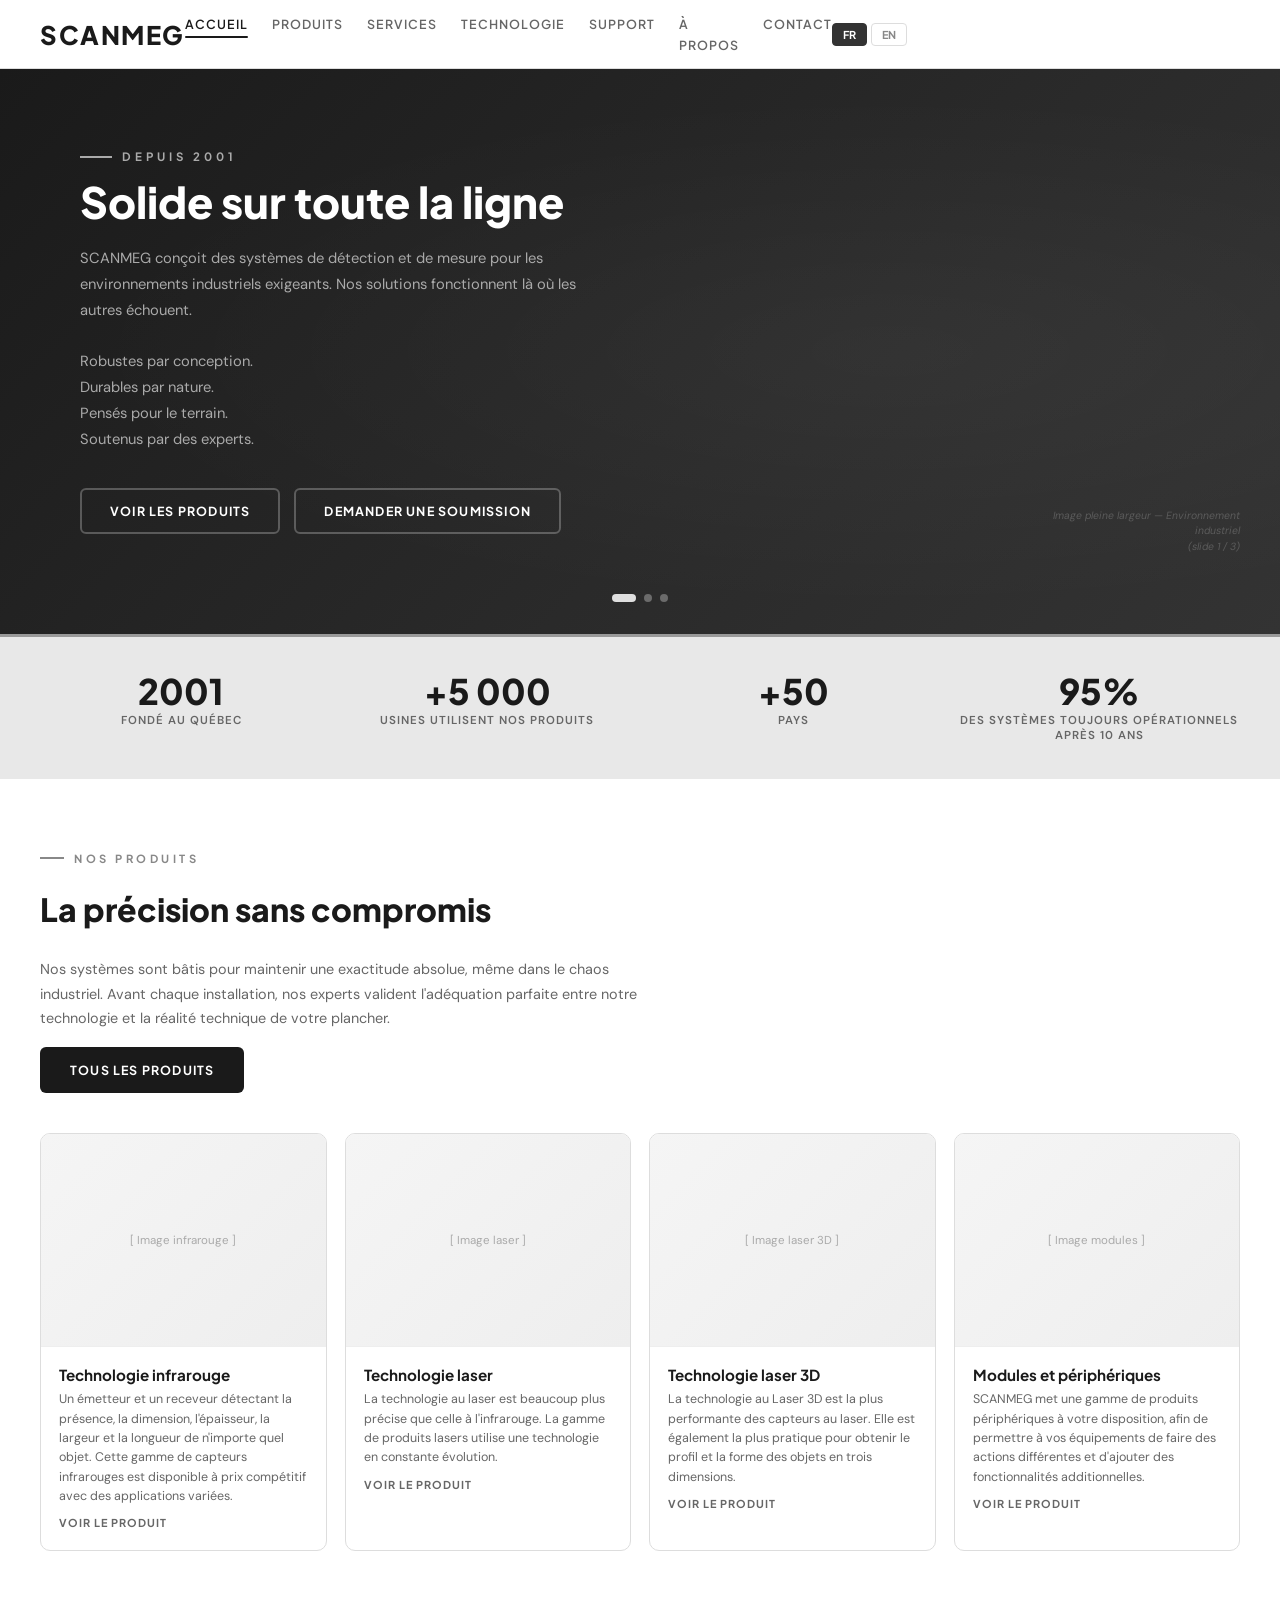
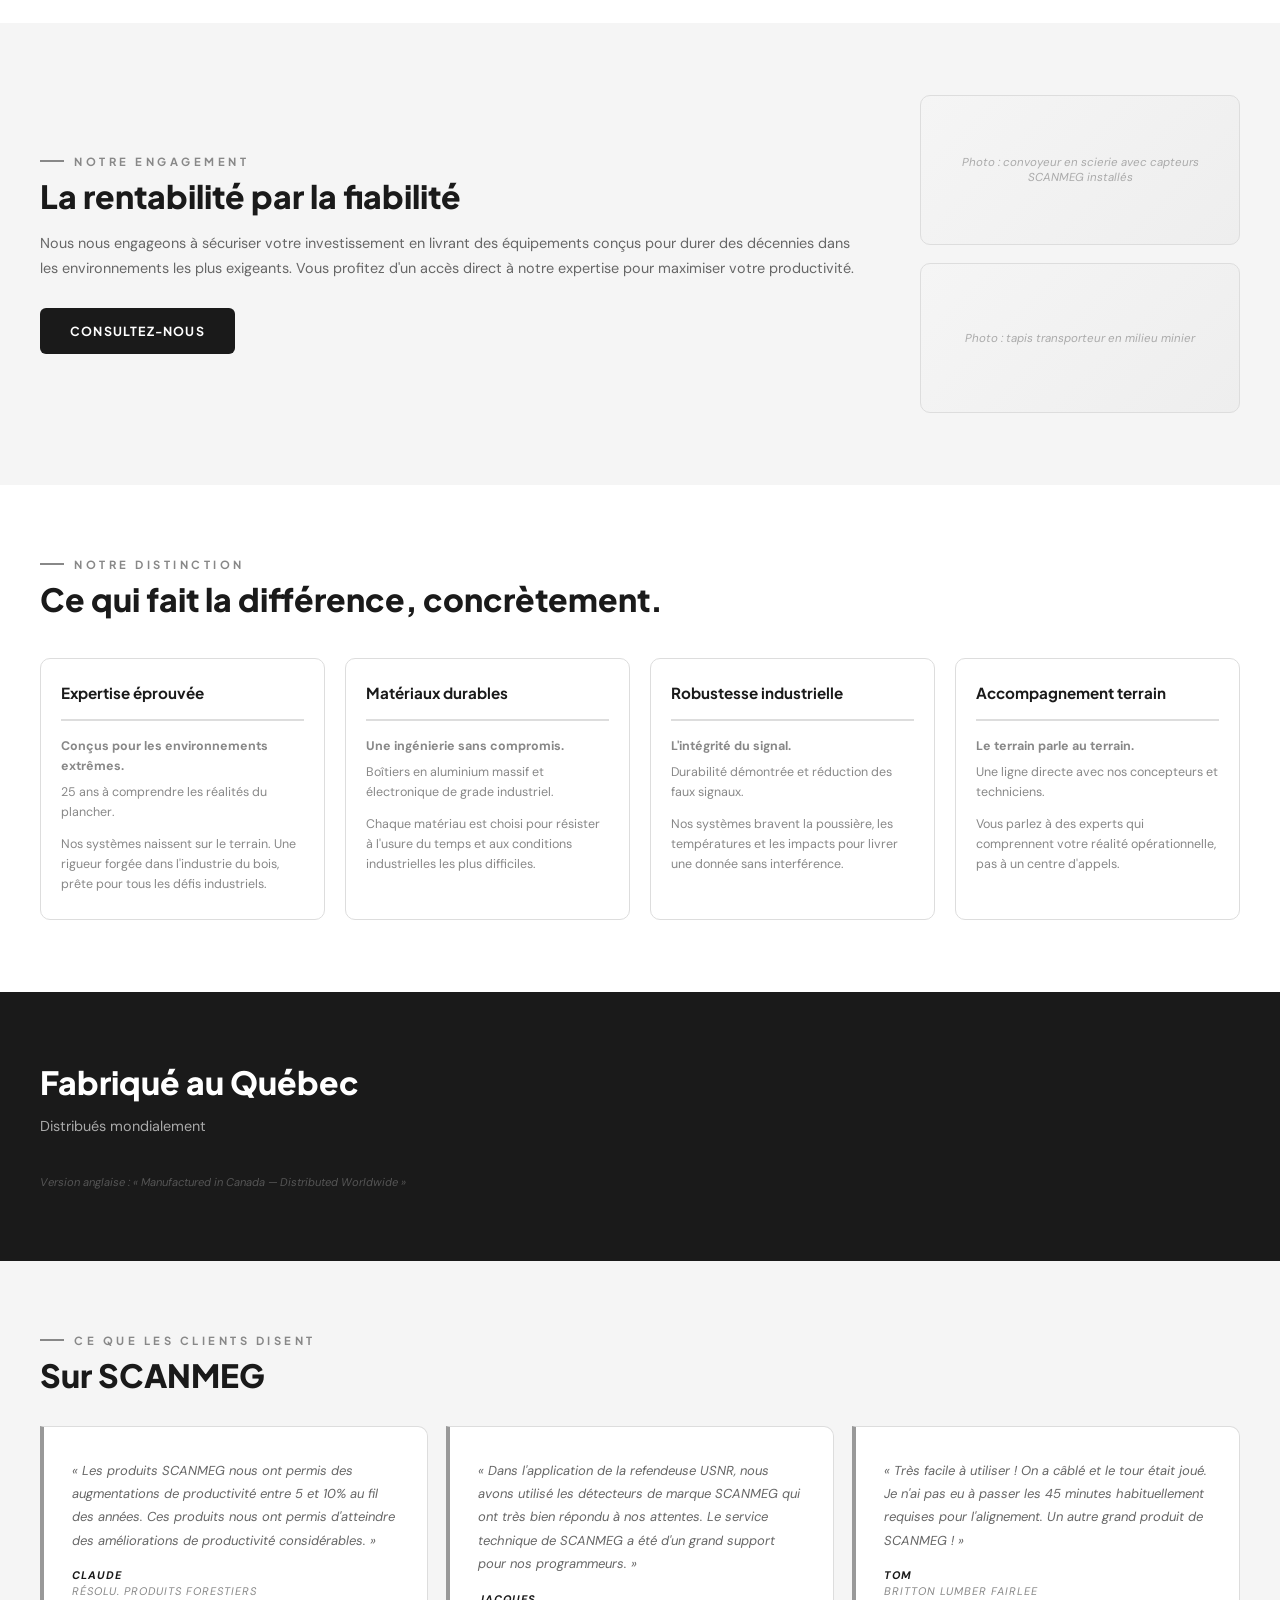
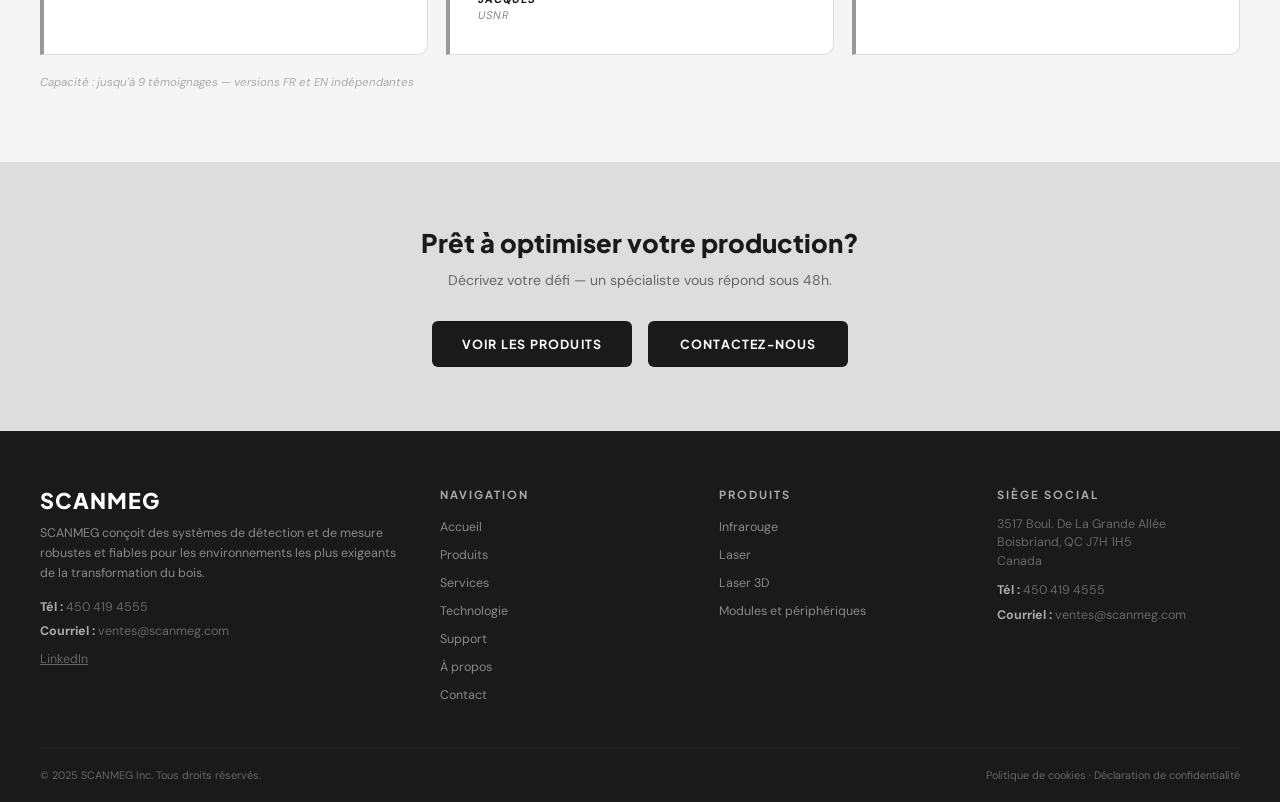
<file: index.html>
<!DOCTYPE html>
<html lang="fr">
<head>
<meta charset="UTF-8">
<meta name="viewport" content="width=device-width, initial-scale=1.0">
<title>SCANMEG — Accueil</title>
<link href="https://fonts.googleapis.com/css2?family=DM+Sans:ital,opsz,wght@0,9..40,300;0,9..40,400;0,9..40,500;0,9..40,600;0,9..40,700;0,9..40,800&family=Plus+Jakarta+Sans:wght@400;500;600;700;800&display=swap" rel="stylesheet">
<link rel="stylesheet" href="wireframe.css">
<style>
/* ── Hero carrousel pleine largeur ── */
.hero-carousel {
  position: relative;
  background: linear-gradient(135deg, #1a1a1a 0%, #2a2a2a 60%, #333 100%);
  min-height: 520px;
  display: flex;
  align-items: center;
  overflow: hidden;
}
.hero-carousel::before {
  content: '';
  position: absolute;
  inset: 0;
  background: radial-gradient(ellipse at 70% 50%, rgba(255,255,255,.04), transparent 65%);
  pointer-events: none;
}
.hero-slide-bg-label {
  position: absolute;
  bottom: 80px;
  right: 40px;
  font-size: .65rem;
  color: rgba(255,255,255,.2);
  font-style: italic;
  max-width: 220px;
  text-align: right;
  line-height: 1.5;
  z-index: 1;
}
.hero-carousel-inner {
  position: relative;
  z-index: 2;
  max-width: 1200px;
  margin: 0 auto;
  padding: 80px 40px 100px;
  width: 100%;
}
.hero-carousel .hero-label {
  font-family: var(--font-heading);
  font-size: .72rem;
  font-weight: 700;
  text-transform: uppercase;
  letter-spacing: 4px;
  color: #aaa;
  margin-bottom: 14px;
  display: flex;
  align-items: center;
  gap: 10px;
}
.hero-carousel .hero-label::before { content:''; width:32px; height:2px; background:#aaa; }
.hero-carousel h1 {
  font-family: var(--font-heading);
  font-size: 2.7rem;
  font-weight: 800;
  line-height: 1.12;
  color: #fff;
  margin-bottom: 20px;
  max-width: 640px;
}
.hero-carousel h1 em { font-style: normal; }
.hero-carousel .hero-text {
  font-size: .92rem;
  line-height: 1.75;
  color: #aaa;
  margin-bottom: 36px;
  max-width: 520px;
}
.hero-carousel .hero-btns { display:flex; gap:14px; flex-wrap:wrap; }
.hero-carousel .hero-btns .btn { min-width:200px; justify-content:center; }

/* Points carrousel */
.carousel-dots {
  position: absolute;
  bottom: 32px;
  left: 50%;
  transform: translateX(-50%);
  display: flex;
  gap: 8px;
  z-index: 3;
}
.carousel-dot { width:8px; height:8px; border-radius:50%; background:rgba(255,255,255,.3); cursor:pointer; transition:.2s; }
.carousel-dot.on { background:rgba(255,255,255,.85); width:24px; border-radius:4px; }

/* Témoignages */
.temoignages-grid { display:grid; grid-template-columns:repeat(3,1fr); gap:18px; }
.temoignage { background:#fff; border:1px solid #ddd; border-left:4px solid #999; border-radius:0 10px 10px 0; padding:32px 28px; }
.temoignage blockquote { font-size:13px; color:#666; line-height:1.8; font-style:italic; margin-bottom:16px; }
.temoignage cite { font-size:11px; color:#888; text-transform:uppercase; letter-spacing:1px; display:block; }
.temoignage cite strong { color:#1a1a1a; display:block; margin-bottom:2px; }
/* CTA corrigé */
.cta { background:#ddd; padding:64px 40px; text-align:center; }
.cta h2 { font-family:var(--font-heading); font-size:1.6rem; font-weight:800; color:var(--navy); margin-bottom:12px; }
.cta p { color:var(--slate-600); margin-bottom:32px; font-size:.88rem; }
.cta-btns { display:flex; gap:16px; justify-content:center; flex-wrap:wrap; }
.cta-btns .btn { min-width:200px; justify-content:center; }

@media(max-width:640px){
  .hero-carousel-inner { padding:40px 16px 80px; }
  .hero-carousel h1 { font-size:1.7rem; }
  .hero-carousel .hero-btns { flex-direction:column; }
  .hero-slide-bg-label { display:none; }
  .temoignages-grid { grid-template-columns:1fr; }
  .cta-btns { flex-direction:column; align-items:center; }
}
</style>
</head>
<body>

<!-- ══════ HEADER ══════ -->
<header class="hdr">
  <div class="hdr-main">
    <a href="index.html" class="logo" style="text-decoration:none;">SCAN<em>MEG</em></a>
    <ul class="nav">
      <li><a href="index.html" class="on">Accueil</a></li>
      <li><a href="produits.html">Produits</a></li>
      <li><a href="services.html">Services</a></li>
      <li><a href="technologie.html">Technologie</a></li>
      <li><a href="support.html">Support</a></li>
      <li><a href="entreprise.html">À propos</a></li>
      <li><a href="contact.html">Contact</a></li>
      <li class="nav-lang"><div class="lang-sw"><button class="on">FR</button><button>EN</button></div></li>
    </ul>
    <div class="hdr-right">
      <div class="lang-sw"><button class="on">FR</button><button>EN</button></div>
      <div class="hdr-btns">
        <a href="produits.html" class="btn btn-outline btn-sm" style="padding:8px 18px;font-size:.72rem;border-color:rgba(255,255,255,.25);color:#fff;">Voir les produits</a>
        <a href="contact.html" class="btn btn-outline btn-sm" style="padding:8px 18px;font-size:.72rem;border-color:rgba(255,255,255,.25);color:#fff;">Demander une soumission</a>
      </div>
      <div class="hamburger"><span></span><span></span><span></span></div>
    </div>
  </div>
</header>


<!-- ══════ HERO — CARROUSEL PLEINE LARGEUR ══════ -->
<div class="hero-carousel">
  <span class="hero-slide-bg-label">Image pleine largeur — Environnement industriel<br>(slide 1 / 3)</span>

  <div class="hero-carousel-inner">
    <div class="hero-label">Depuis 2001</div>
    <h1>Solide sur toute <em>la ligne</em></h1>
    <p class="hero-text">SCANMEG conçoit des systèmes de détection et de mesure pour les environnements industriels exigeants. Nos solutions fonctionnent là où les autres échouent.<br><br>
    Robustes par conception.<br>
    Durables par nature.<br>
    Pensés pour le terrain.<br>
    Soutenus par des experts.</p>
    <div class="hero-btns">
      <a href="produits.html" class="btn btn-outline" style="border-color:rgba(255,255,255,.25);color:#fff;">Voir les produits</a>
      <a href="contact.html" class="btn btn-outline" style="border-color:rgba(255,255,255,.25);color:#fff;">Demander une soumission</a>
    </div>
  </div>

  <div class="carousel-dots">
    <div class="carousel-dot on"></div>
    <div class="carousel-dot"></div>
    <div class="carousel-dot"></div>
  </div>
</div>


<!-- ══════ KPI ══════ -->
<div class="kpi">
  <div class="kpi-row">
    <div><div class="kpi-n">2001</div><div class="kpi-l">Fondé au Québec</div></div>
    <div><div class="kpi-n">+5 000</div><div class="kpi-l">Usines utilisent nos produits</div></div>
    <div><div class="kpi-n">+50</div><div class="kpi-l">Pays</div></div>
    <div><div class="kpi-n">95%</div><div class="kpi-l">Des systèmes toujours opérationnels après 10 ans</div></div>
  </div>
</div>


<!-- ══════ CATÉGORIES PRODUITS ══════ -->
<section class="sec">
  <div class="sec-inner">
    <div class="sec-head" style="align-items:flex-start;flex-direction:column;gap:16px;">
      <div class="sec-label">Nos produits</div>
      <h2 class="sec-title">La précision sans compromis</h2>
      <p class="sec-desc" style="margin-bottom:0;">Nos systèmes sont bâtis pour maintenir une exactitude absolue, même dans le chaos industriel. Avant chaque installation, nos experts valident l'adéquation parfaite entre notre technologie et la réalité technique de votre plancher.</p>
      <a href="produits.html" class="btn btn-dark">Tous les produits</a>
    </div>
    <div style="margin-bottom:32px;"></div>
    <div class="cat-g">
      <div class="cat-c">
        <div class="cat-c-img">[ Image infrarouge ]</div>
        <div class="cat-c-body">
          <h3>Technologie infrarouge</h3>
          <p>Un émetteur et un receveur détectant la présence, la dimension, l'épaisseur, la largeur et la longueur de n'importe quel objet. Cette gamme de capteurs infrarouges est disponible à prix compétitif avec des applications variées.</p>
          <a href="categorie.html" class="cat-c-link">voir le produit</a>
        </div>
      </div>
      <div class="cat-c">
        <div class="cat-c-img">[ Image laser ]</div>
        <div class="cat-c-body">
          <h3>Technologie laser</h3>
          <p>La technologie au laser est beaucoup plus précise que celle à l'infrarouge. La gamme de produits lasers utilise une technologie en constante évolution.</p>
          <a href="categorie.html" class="cat-c-link">voir le produit</a>
        </div>
      </div>
      <div class="cat-c">
        <div class="cat-c-img">[ Image laser 3D ]</div>
        <div class="cat-c-body">
          <h3>Technologie laser 3D</h3>
          <p>La technologie au Laser 3D est la plus performante des capteurs au laser. Elle est également la plus pratique pour obtenir le profil et la forme des objets en trois dimensions.</p>
          <a href="categorie.html" class="cat-c-link">voir le produit</a>
        </div>
      </div>
      <div class="cat-c">
        <div class="cat-c-img">[ Image modules ]</div>
        <div class="cat-c-body">
          <h3>Modules et périphériques</h3>
          <p>SCANMEG met une gamme de produits périphériques à votre disposition, afin de permettre à vos équipements de faire des actions différentes et d'ajouter des fonctionnalités additionnelles.</p>
          <a href="categorie.html" class="cat-c-link">voir le produit</a>
        </div>
      </div>
    </div>
  </div>
</section>


<!-- ══════ NOTRE PROMESSE ══════ -->
<section class="sec sec--gray">
  <div class="sec-inner">
    <div style="display:grid;grid-template-columns:1fr 320px;gap:64px;align-items:center;">
      <div>
        <p class="sec-label">Notre engagement</p>
        <h2 class="sec-title">La rentabilité par la fiabilité</h2>
        <p style="font-size:.9rem;color:var(--slate-600);line-height:1.7;margin-top:16px;">Nous nous engageons à sécuriser votre investissement en livrant des équipements conçus pour durer des décennies dans les environnements les plus exigeants. Vous profitez d'un accès direct à notre expertise pour maximiser votre productivité.</p>
        <a href="contact.html" class="btn btn-dark btn-sm" style="margin-top:28px;display:inline-block;">Consultez-nous</a>
      </div>
      <!-- 2 photos -->
      <div style="display:flex;flex-direction:column;gap:18px;">
        <div style="background:linear-gradient(135deg,var(--slate-50),var(--slate-100));border:1px solid var(--slate-200);border-radius:var(--radius-md);height:150px;display:flex;align-items:center;justify-content:center;padding:0 16px;"><span style="font-size:.72rem;color:var(--slate-400);font-style:italic;text-align:center;">Photo : convoyeur en scierie avec capteurs SCANMEG installés</span></div>
        <div style="background:linear-gradient(135deg,var(--slate-50),var(--slate-100));border:1px solid var(--slate-200);border-radius:var(--radius-md);height:150px;display:flex;align-items:center;justify-content:center;padding:0 16px;"><span style="font-size:.72rem;color:var(--slate-400);font-style:italic;text-align:center;">Photo : tapis transporteur en milieu minier</span></div>
      </div>
    </div>
  </div>
</section>


<!-- ══════ PILIERS ══════ -->
<section class="sec">
  <div class="sec-inner">
    <div class="sec-label">Notre distinction</div>
    <h2 class="sec-title">Ce qui fait la différence, concrètement.</h2>
    <div style="margin-bottom:40px;"></div>
    <div class="piliers-g">
      <div class="pilier-c">
        <div class="pilier-titre">Expertise éprouvée</div>
        <div class="pilier-sep"></div>
        <p><strong>Conçus pour les environnements extrêmes.</strong></p>
        <p style="margin:6px 0 12px;">25 ans à comprendre les réalités du plancher.</p>
        <p>Nos systèmes naissent sur le terrain. Une rigueur forgée dans l'industrie du bois, prête pour tous les défis industriels.</p>
      </div>
      <div class="pilier-c">
        <div class="pilier-titre">Matériaux durables</div>
        <div class="pilier-sep"></div>
        <p><strong>Une ingénierie sans compromis.</strong></p>
        <p style="margin:6px 0 12px;">Boîtiers en aluminium massif et électronique de grade industriel.</p>
        <p>Chaque matériau est choisi pour résister à l'usure du temps et aux conditions industrielles les plus difficiles.</p>
      </div>
      <div class="pilier-c">
        <div class="pilier-titre">Robustesse industrielle</div>
        <div class="pilier-sep"></div>
        <p><strong>L'intégrité du signal.</strong></p>
        <p style="margin:6px 0 12px;">Durabilité démontrée et réduction des faux signaux.</p>
        <p>Nos systèmes bravent la poussière, les températures et les impacts pour livrer une donnée sans interférence.</p>
      </div>
      <div class="pilier-c">
        <div class="pilier-titre">Accompagnement terrain</div>
        <div class="pilier-sep"></div>
        <p><strong>Le terrain parle au terrain.</strong></p>
        <p style="margin:6px 0 12px;">Une ligne directe avec nos concepteurs et techniciens.</p>
        <p>Vous parlez à des experts qui comprennent votre réalité opérationnelle, pas à un centre d'appels.</p>
      </div>
    </div>
  </div>
</section>


<!-- ══════ FABRIQUÉ AU QUÉBEC ══════ -->
<section class="sec sec--dark">
  <div class="sec-inner">
    <h2 class="sec-title">Fabriqué <em>au Québec</em></h2>
    <p class="sec-desc">Distribués mondialement</p>
    <p style="font-size:.7rem;color:#555;font-style:italic;margin-top:10px;">Version anglaise : « Manufactured in Canada — Distributed Worldwide »</p>
  </div>
</section>


<!-- ══════ TÉMOIGNAGES ══════ -->
<section class="sec sec--gray">
  <div class="sec-inner">
    <div style="margin-bottom:32px;">
      <p class="sec-label">Ce que les clients disent</p>
      <h2 class="sec-title">Sur SCANMEG</h2>
    </div>
    <div class="temoignages-grid">
      <div class="temoignage">
        <blockquote>« Les produits SCANMEG nous ont permis des augmentations de productivité entre 5 et 10% au fil des années. Ces produits nous ont permis d'atteindre des améliorations de productivité considérables. »</blockquote>
        <cite><strong>Claude</strong>Résolu. Produits forestiers</cite>
      </div>
      <div class="temoignage">
        <blockquote>« Dans l'application de la refendeuse USNR, nous avons utilisé les détecteurs de marque SCANMEG qui ont très bien répondu à nos attentes. Le service technique de SCANMEG a été d'un grand support pour nos programmeurs. »</blockquote>
        <cite><strong>Jacques</strong>USNR</cite>
      </div>
      <div class="temoignage">
        <blockquote>« Très facile à utiliser ! On a câblé et le tour était joué. Je n'ai pas eu à passer les 45 minutes habituellement requises pour l'alignement. Un autre grand produit de SCANMEG ! »</blockquote>
        <cite><strong>Tom</strong>Britton Lumber Fairlee</cite>
      </div>
    </div>
    <p style="font-size:.72rem;color:#aaa;font-style:italic;margin-top:20px;">Capacité : jusqu'à 9 témoignages — versions FR et EN indépendantes</p>
  </div>
</section>


<!-- ══════ CTA ══════ -->
<div class="cta">
  <h2>Prêt à optimiser votre production?</h2>
  <p>Décrivez votre défi — un spécialiste vous répond sous 48h.</p>
  <div class="cta-btns">
    <a href="produits.html" class="btn btn-dark">Voir les produits</a>
    <a href="contact.html" class="btn btn-dark">Contactez-nous</a>
  </div>
</div>


<!-- ══════ FOOTER ══════ -->
<footer class="ftr">
  <div class="ftr-g">
    <div>
      <div class="ftr-brand">SCANMEG</div>
      <p class="ftr-desc">SCANMEG conçoit des systèmes de détection et de mesure robustes et fiables pour les environnements les plus exigeants de la transformation du bois.</p>
      <p class="ftr-info"><strong>Tél :</strong> 450 419 4555</p>
      <p class="ftr-info"><strong>Courriel :</strong> ventes@scanmeg.com</p>
      <a href="#" class="ftr-info">LinkedIn</a>
    </div>
    <div class="ftr-col">
      <h4>Navigation</h4>
      <ul>
        <li><a href="index.html">Accueil</a></li>
        <li><a href="produits.html">Produits</a></li>
        <li><a href="services.html">Services</a></li>
        <li><a href="technologie.html">Technologie</a></li>
        <li><a href="support.html">Support</a></li>
        <li><a href="entreprise.html">À propos</a></li>
        <li><a href="contact.html">Contact</a></li>
      </ul>
    </div>
    <div class="ftr-col">
      <h4>Produits</h4>
      <ul>
        <li><a href="categorie-infrarouge.html">Infrarouge</a></li>
        <li><a href="categorie-laser.html">Laser</a></li>
        <li><a href="categorie-laser3d.html">Laser 3D</a></li>
        <li><a href="categorie-modules.html">Modules et périphériques</a></li>
      </ul>
    </div>
    <div class="ftr-col">
      <h4>Siège social</h4>
      <p class="ftr-info">3517 Boul. De La Grande Allée<br>Boisbriand, QC J7H 1H5<br>Canada</p>
      <p class="ftr-info" style="margin-top:10px;"><strong>Tél :</strong> 450 419 4555</p>
      <p class="ftr-info"><strong>Courriel :</strong> ventes@scanmeg.com</p>
    </div>
  </div>
  <div class="ftr-bot">
    <span>© 2025 SCANMEG Inc. Tous droits réservés.</span>
    <span>Politique de cookies · Déclaration de confidentialité</span>
  </div>
</footer>

<script>
(function(){
  var btn = document.querySelector(".hamburger");
  var nav = document.querySelector(".nav");
  if(btn && nav){
    btn.addEventListener("click", function(){ nav.classList.toggle("open"); });
    document.addEventListener("click", function(e){
      if(!btn.contains(e.target) && !nav.contains(e.target)) nav.classList.remove("open");
    });
  }
})();
</script>
</body>
</html>
</file>
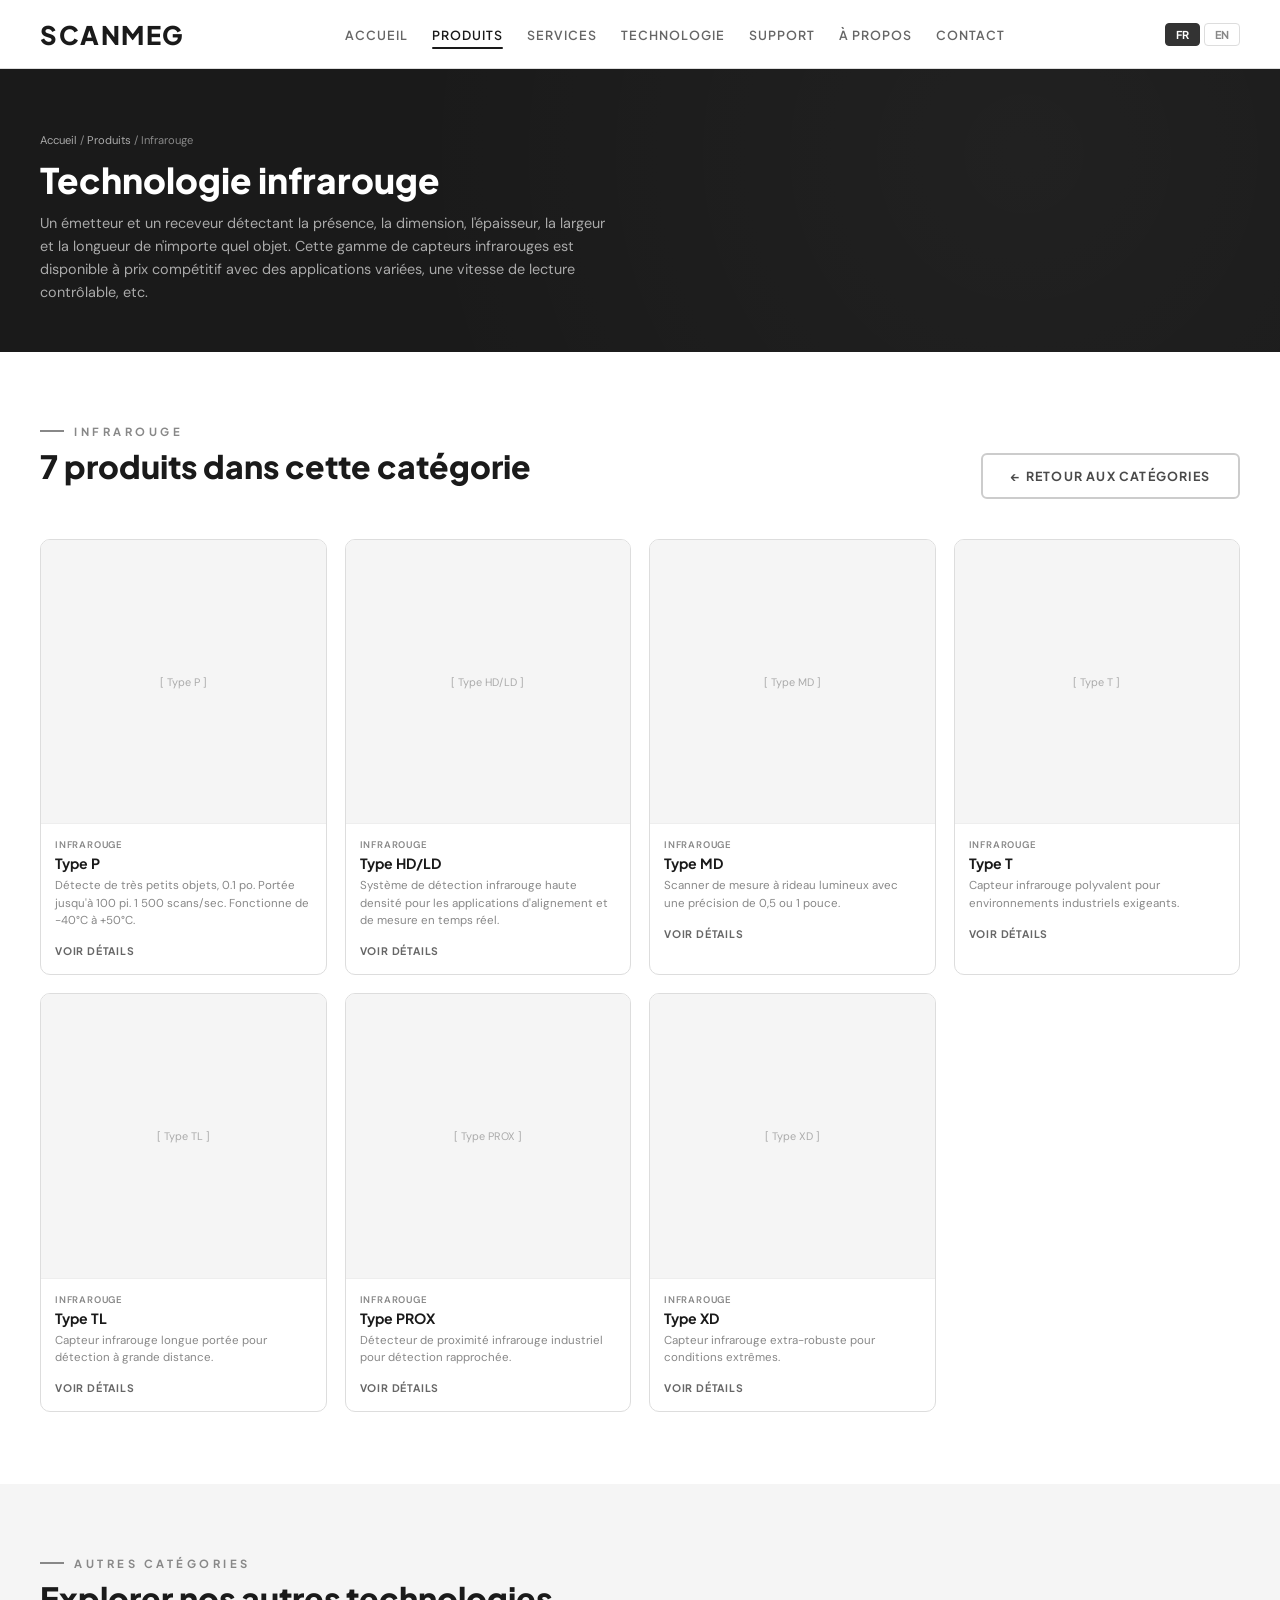
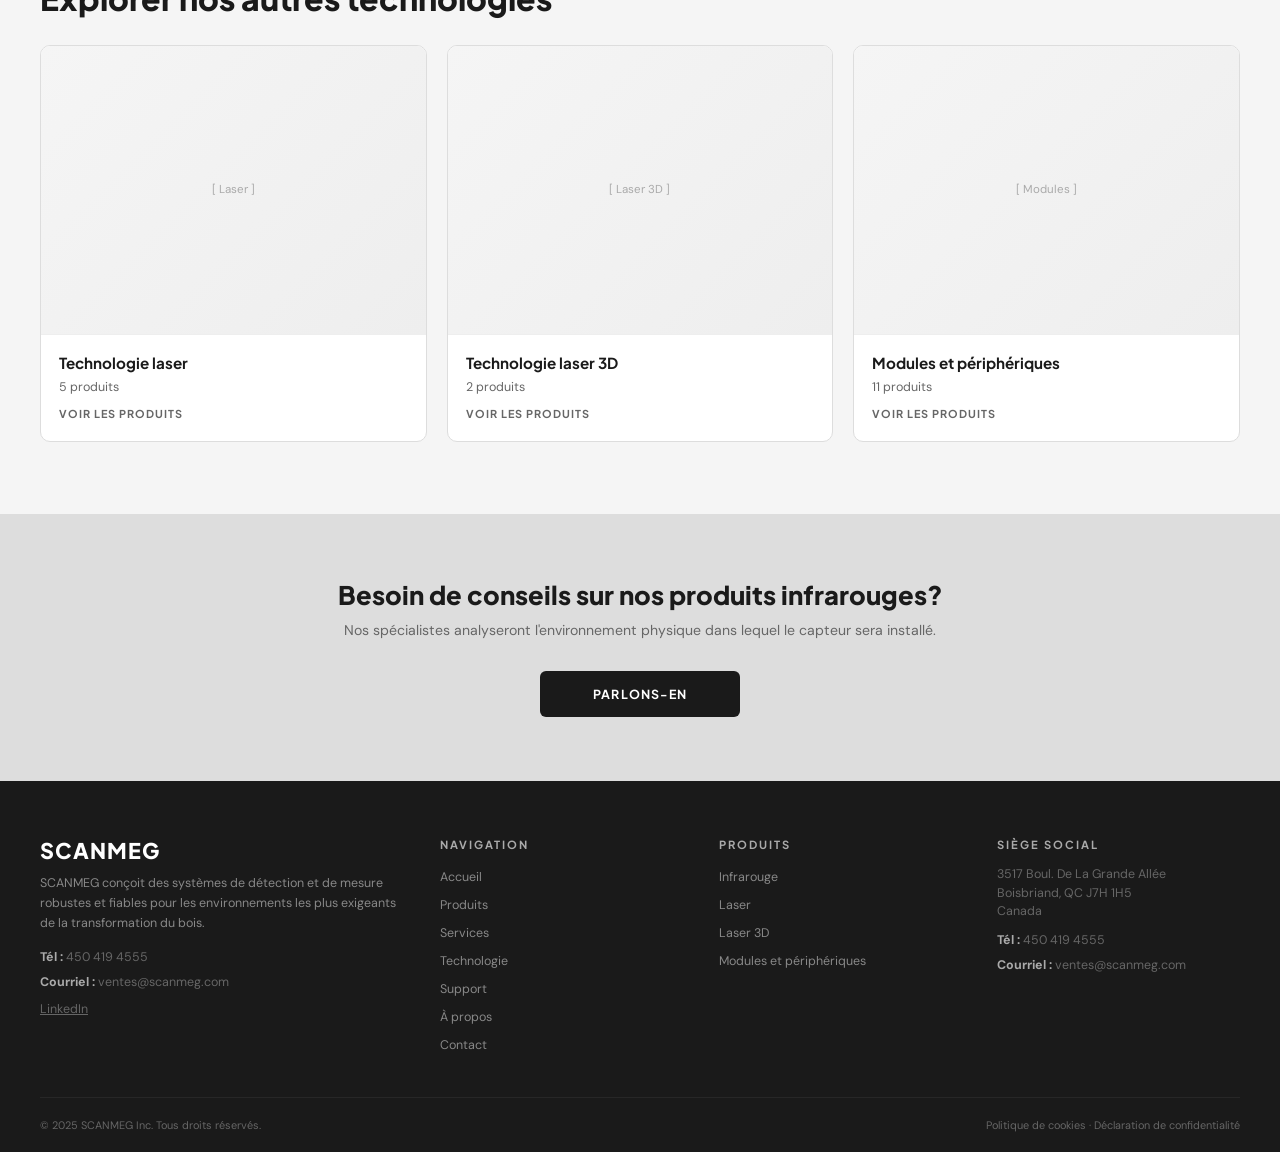
<file: categorie-infrarouge.html>
<!DOCTYPE html>
<html lang="fr">
<head>
<meta charset="UTF-8">
<meta name="viewport" content="width=device-width, initial-scale=1.0">
<title>SCANMEG — Infrarouge</title>
<link href="https://fonts.googleapis.com/css2?family=DM+Sans:ital,opsz,wght@0,9..40,300;0,9..40,400;0,9..40,500;0,9..40,600;0,9..40,700;0,9..40,800&family=Plus+Jakarta+Sans:wght@400;500;600;700;800&display=swap" rel="stylesheet">
<link rel="stylesheet" href="wireframe.css">
</head>
<body>

<!-- ══════ HEADER ══════ -->
<header class="hdr">

  <div class="hdr-main">
    <a href="index.html" class="logo" style="text-decoration:none;">SCAN<em>MEG</em></a>
    <ul class="nav">
      <li><a href="index.html">Accueil</a></li>
      <li><a href="produits.html" class="on">Produits</a></li>
      <li><a href="services.html">Services</a></li>
      <li><a href="technologie.html">Technologie</a></li>
      <li><a href="support.html">Support</a></li>
      <li><a href="entreprise.html">À propos</a></li>
      <li><a href="contact.html">Contact</a></li>
      <li class="nav-lang"><div class="lang-sw"><button class="on">FR</button><button>EN</button></div></li>
    </ul>
    <div class="hdr-right">
      <div class="lang-sw"><button class="on">FR</button><button>EN</button></div>
      <div class="hamburger"><span></span><span></span><span></span></div>
    </div>
  </div>
</header>


<!-- ══════ PAGE HEADER ══════ -->
<div class="pg-hdr">
  <div class="pg-hdr-in">
    <div class="pg-bc"><a href="index.html">Accueil</a> / <a href="produits.html">Produits</a> / Infrarouge</div>
    <h1>Technologie infrarouge</h1>
    <p>Un émetteur et un receveur détectant la présence, la dimension, l'épaisseur, la largeur et la longueur de n'importe quel objet. Cette gamme de capteurs infrarouges est disponible à prix compétitif avec des applications variées, une vitesse de lecture contrôlable, etc.</p>
  </div>
</div>


<!-- ══════ GRILLE PRODUITS ══════ -->
<section class="sec">
  <div class="sec-inner">
    <div class="sec-head">
      <div>
        <div class="sec-label">Infrarouge</div>
        <h2 class="sec-title">7 produits <em>dans cette catégorie</em></h2>
      </div>
      <a href="produits.html" class="btn btn-outline" style="height:fit-content;">← Retour aux catégories</a>
    </div>

    <div class="p-grid">

      <div class="p-card">
        <div class="p-card-img">[ Type P ]</div>
        <div class="p-card-body">
          <div class="p-card-cat">Infrarouge</div>
          <h3>Type P</h3>
          <p>Détecte de très petits objets, 0.1 po. Portée jusqu'à 100 pi. 1 500 scans/sec. Fonctionne de -40°C à +50°C.</p>
          <a href="fiche-produit.html" class="p-card-act">Voir détails</a>
        </div>
      </div>

      <div class="p-card">
        <div class="p-card-img">[ Type HD/LD ]</div>
        <div class="p-card-body">
          <div class="p-card-cat">Infrarouge</div>
          <h3>Type HD/LD</h3>
          <p>Système de détection infrarouge haute densité pour les applications d'alignement et de mesure en temps réel.</p>
          <a href="fiche-produit.html" class="p-card-act">Voir détails</a>
        </div>
      </div>

      <div class="p-card">
        <div class="p-card-img">[ Type MD ]</div>
        <div class="p-card-body">
          <div class="p-card-cat">Infrarouge</div>
          <h3>Type MD</h3>
          <p>Scanner de mesure à rideau lumineux avec une précision de 0,5 ou 1 pouce.</p>
          <a href="fiche-produit.html" class="p-card-act">Voir détails</a>
        </div>
      </div>

      <div class="p-card">
        <div class="p-card-img">[ Type T ]</div>
        <div class="p-card-body">
          <div class="p-card-cat">Infrarouge</div>
          <h3>Type T</h3>
          <p>Capteur infrarouge polyvalent pour environnements industriels exigeants.</p>
          <a href="fiche-produit.html" class="p-card-act">Voir détails</a>
        </div>
      </div>

      <div class="p-card">
        <div class="p-card-img">[ Type TL ]</div>
        <div class="p-card-body">
          <div class="p-card-cat">Infrarouge</div>
          <h3>Type TL</h3>
          <p>Capteur infrarouge longue portée pour détection à grande distance.</p>
          <a href="fiche-produit.html" class="p-card-act">Voir détails</a>
        </div>
      </div>

      <div class="p-card">
        <div class="p-card-img">[ Type PROX ]</div>
        <div class="p-card-body">
          <div class="p-card-cat">Infrarouge</div>
          <h3>Type PROX</h3>
          <p>Détecteur de proximité infrarouge industriel pour détection rapprochée.</p>
          <a href="fiche-produit.html" class="p-card-act">Voir détails</a>
        </div>
      </div>

      <div class="p-card">
        <div class="p-card-img">[ Type XD ]</div>
        <div class="p-card-body">
          <div class="p-card-cat">Infrarouge</div>
          <h3>Type XD</h3>
          <p>Capteur infrarouge extra-robuste pour conditions extrêmes.</p>
          <a href="fiche-produit.html" class="p-card-act">Voir détails</a>
        </div>
      </div>

    </div>
  </div>
</section>


<!-- ══════ AUTRES CATÉGORIES ══════ -->
<section class="sec sec--gray">
  <div class="sec-inner">
    <div class="sec-label">Autres catégories</div>
    <h2 class="sec-title">Explorer nos autres <em>technologies</em></h2>
    <div style="margin-bottom:28px;"></div>
    <div class="cat-g cat-g--3col">
      <div class="cat-c">
        <div class="cat-c-img">[ Laser ]</div>
        <div class="cat-c-body">
          <h3>Technologie laser</h3>
          <p>5 produits</p>
          <a href="categorie-laser.html" class="cat-c-link">Voir les produits</a>
        </div>
      </div>
      <div class="cat-c">
        <div class="cat-c-img">[ Laser 3D ]</div>
        <div class="cat-c-body">
          <h3>Technologie laser 3D</h3>
          <p>2 produits</p>
          <a href="categorie-laser3d.html" class="cat-c-link">Voir les produits</a>
        </div>
      </div>
      <div class="cat-c">
        <div class="cat-c-img">[ Modules ]</div>
        <div class="cat-c-body">
          <h3>Modules et périphériques</h3>
          <p>11 produits</p>
          <a href="categorie-modules.html" class="cat-c-link">Voir les produits</a>
        </div>
      </div>
    </div>
  </div>
</section>


<!-- ══════ CTA ══════ -->
<div class="cta">
  <h2>Besoin de conseils sur nos produits infrarouges?</h2>
  <p>Nos spécialistes analyseront l'environnement physique dans lequel le capteur sera installé.</p>
  <div class="cta-btns"><a href="contact.html" class="btn btn-dark">Parlons-en</a></div>
</div>


<!-- ══════ FOOTER ══════ -->
<footer class="ftr">
  <div class="ftr-g">
    <div>
      <div class="ftr-brand">SCANMEG</div>
      <p class="ftr-desc">SCANMEG conçoit des systèmes de détection et de mesure robustes et fiables pour les environnements les plus exigeants de la transformation du bois.</p>
      <p class="ftr-info"><strong>Tél :</strong> 450 419 4555</p>
      <p class="ftr-info"><strong>Courriel :</strong> ventes@scanmeg.com</p>
      <a href="#" class="ftr-info">LinkedIn</a>
    </div>
    <div class="ftr-col">
      <h4>Navigation</h4>
      <ul>
        <li><a href="index.html">Accueil</a></li>
        <li><a href="produits.html">Produits</a></li>
        <li><a href="services.html">Services</a></li>
        <li><a href="technologie.html">Technologie</a></li>
        <li><a href="support.html">Support</a></li>
        <li><a href="entreprise.html">À propos</a></li>
        <li><a href="contact.html">Contact</a></li>
      </ul>
    </div>
    <div class="ftr-col">
      <h4>Produits</h4>
      <ul>
        <li><a href="categorie-infrarouge.html">Infrarouge</a></li>
        <li><a href="categorie-laser.html">Laser</a></li>
        <li><a href="categorie-laser3d.html">Laser 3D</a></li>
        <li><a href="categorie-modules.html">Modules et périphériques</a></li>
      </ul>
    </div>
    <div class="ftr-col">
      <h4>Siège social</h4>
      <p class="ftr-info">3517 Boul. De La Grande Allée<br>Boisbriand, QC J7H 1H5<br>Canada</p>
      <p class="ftr-info" style="margin-top:10px;"><strong>Tél :</strong> 450 419 4555</p>
      <p class="ftr-info"><strong>Courriel :</strong> ventes@scanmeg.com</p>
    </div>
  </div>
  <div class="ftr-bot">
    <span>© 2025 SCANMEG Inc. Tous droits réservés.</span>
    <span>Politique de cookies · Déclaration de confidentialité</span>
  </div>
</footer>

<script>
(function(){
  var btn = document.querySelector(".hamburger");
  var nav = document.querySelector(".nav");
  if(btn && nav){
    btn.addEventListener("click", function(){
      nav.classList.toggle("open");
    });
    document.addEventListener("click", function(e){
      if(!btn.contains(e.target) && !nav.contains(e.target)){
        nav.classList.remove("open");
      }
    });
  }
})();
</script>
</body>
</html>
</file>
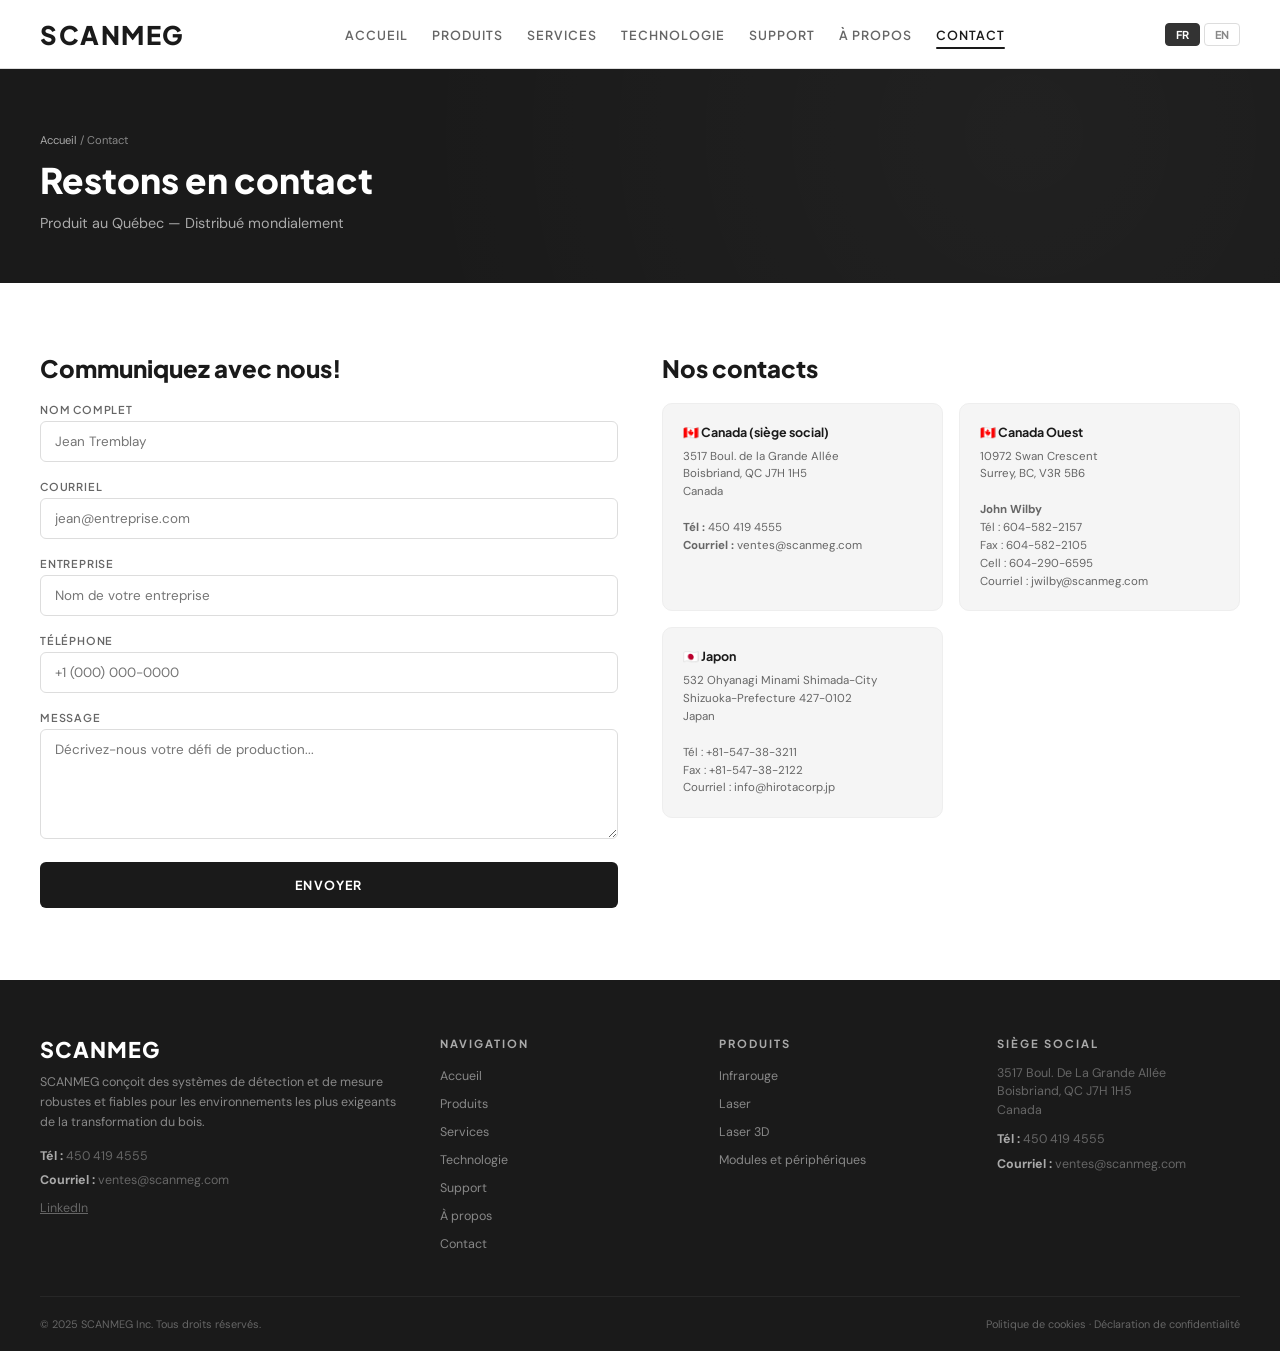
<file: contact.html>
<!DOCTYPE html>
<html lang="fr">
<head>
<meta charset="UTF-8">
<meta name="viewport" content="width=device-width, initial-scale=1.0">
<title>SCANMEG — Contact</title>
<link href="https://fonts.googleapis.com/css2?family=DM+Sans:ital,opsz,wght@0,9..40,300;0,9..40,400;0,9..40,500;0,9..40,600;0,9..40,700;0,9..40,800&family=Plus+Jakarta+Sans:wght@400;500;600;700;800&display=swap" rel="stylesheet">
<link rel="stylesheet" href="wireframe.css">
</head>
<body>

<!-- ══════ HEADER ══════ -->
<header class="hdr">
  <div class="hdr-main">
    <a href="index.html" class="logo" style="text-decoration:none;">SCAN<em>MEG</em></a>
    <ul class="nav">
      <li><a href="index.html">Accueil</a></li>
      <li><a href="produits.html">Produits</a></li>
      <li><a href="services.html">Services</a></li>
      <li><a href="technologie.html">Technologie</a></li>
      <li><a href="support.html">Support</a></li>
      <li><a href="entreprise.html">À propos</a></li>
      <li><a href="contact.html" class="on">Contact</a></li>
      <li class="nav-lang"><div class="lang-sw"><button class="on">FR</button><button>EN</button></div></li>
    </ul>
    <div class="hdr-right">
      <div class="lang-sw"><button class="on">FR</button><button>EN</button></div>
      <div class="hamburger"><span></span><span></span><span></span></div>
    </div>
  </div>
</header>


<!-- ══════ PAGE HEADER ══════ -->
<div class="pg-hdr">
  <div class="pg-hdr-in">
    <div class="pg-bc"><a href="index.html">Accueil</a> / Contact</div>
    <h1>Restons en contact</h1>
    <p>Produit au Québec — Distribué mondialement</p>
  </div>
</div>


<!-- ══════ FORMULAIRE + CONTACTS ══════ -->
<section class="sec">
  <div class="sec-inner">
    <div class="ct-g">

      <!-- Formulaire -->
      <div>
        <h2 class="sec-title" style="font-size:1.5rem;">Communiquez <em>avec nous!</em></h2>
        <div style="margin-bottom:20px;"></div>
        <div class="fg"><label>Nom complet</label><input type="text" placeholder="Jean Tremblay"></div>
        <div class="fg"><label>Courriel</label><input type="email" placeholder="jean@entreprise.com"></div>
        <div class="fg"><label>Entreprise</label><input type="text" placeholder="Nom de votre entreprise"></div>
        <div class="fg"><label>Téléphone</label><input type="tel" placeholder="+1 (000) 000-0000"></div>
        <div class="fg"><label>Message</label><textarea placeholder="Décrivez-nous votre défi de production..."></textarea></div>
        <button class="btn btn-dark" style="width:100%;justify-content:center;">Envoyer</button>
      </div>

      <!-- Contacts — 3 encadrés, titre "Contacts" (Europe supprimé) -->
      <div>
        <h2 class="sec-title" style="font-size:1.5rem;">Nos <em>contacts</em></h2>
        <div style="margin-bottom:20px;"></div>
        <div class="off-g">

          <div class="off-c">
            <h4>🇨🇦 Canada (siège social)</h4>
            <p>
              3517 Boul. de la Grande Allée<br>
              Boisbriand, QC J7H 1H5<br>
              Canada<br><br>
              <strong>Tél :</strong> 450 419 4555<br>
              <strong>Courriel :</strong> <a href="mailto:ventes@scanmeg.com">ventes@scanmeg.com</a>
            </p>
          </div>

          <div class="off-c">
            <h4>🇨🇦 Canada Ouest</h4>
            <p>
              10972 Swan Crescent<br>
              Surrey, BC, V3R 5B6<br><br>
              <strong>John Wilby</strong><br>
              Tél : 604-582-2157<br>
              Fax : 604-582-2105<br>
              Cell : 604-290-6595<br>
              Courriel : <a href="mailto:jwilby@scanmeg.com">jwilby@scanmeg.com</a>
            </p>
          </div>

          <div class="off-c">
            <h4>🇯🇵 Japon</h4>
            <p>
              532 Ohyanagi Minami Shimada-City<br>
              Shizuoka-Prefecture 427-0102<br>
              Japan<br><br>
              Tél : +81-547-38-3211<br>
              Fax : +81-547-38-2122<br>
              Courriel : <a href="mailto:info@hirotacorp.jp">info@hirotacorp.jp</a>
            </p>
          </div>

        </div>
      </div>

    </div>
  </div>
</section>


<!-- ══════ FOOTER ══════ -->
<footer class="ftr">
  <div class="ftr-g">
    <div>
      <div class="ftr-brand">SCANMEG</div>
      <p class="ftr-desc">SCANMEG conçoit des systèmes de détection et de mesure robustes et fiables pour les environnements les plus exigeants de la transformation du bois.</p>
      <p class="ftr-info"><strong>Tél :</strong> 450 419 4555</p>
      <p class="ftr-info"><strong>Courriel :</strong> ventes@scanmeg.com</p>
      <a href="#" class="ftr-info">LinkedIn</a>
    </div>
    <div class="ftr-col">
      <h4>Navigation</h4>
      <ul>
        <li><a href="index.html">Accueil</a></li>
        <li><a href="produits.html">Produits</a></li>
        <li><a href="services.html">Services</a></li>
        <li><a href="technologie.html">Technologie</a></li>
        <li><a href="support.html">Support</a></li>
        <li><a href="entreprise.html">À propos</a></li>
        <li><a href="contact.html">Contact</a></li>
      </ul>
    </div>
    <div class="ftr-col">
      <h4>Produits</h4>
      <ul>
        <li><a href="categorie-infrarouge.html">Infrarouge</a></li>
        <li><a href="categorie-laser.html">Laser</a></li>
        <li><a href="categorie-laser3d.html">Laser 3D</a></li>
        <li><a href="categorie-modules.html">Modules et périphériques</a></li>
      </ul>
    </div>
    <div class="ftr-col">
      <h4>Siège social</h4>
      <p class="ftr-info">3517 Boul. De La Grande Allée<br>Boisbriand, QC J7H 1H5<br>Canada</p>
      <p class="ftr-info" style="margin-top:10px;"><strong>Tél :</strong> 450 419 4555</p>
      <p class="ftr-info"><strong>Courriel :</strong> ventes@scanmeg.com</p>
    </div>
  </div>
  <div class="ftr-bot">
    <span>© 2025 SCANMEG Inc. Tous droits réservés.</span>
    <span>Politique de cookies · Déclaration de confidentialité</span>
  </div>
</footer>

<script>
(function(){
  var btn = document.querySelector(".hamburger");
  var nav = document.querySelector(".nav");
  if(btn && nav){
    btn.addEventListener("click", function(){ nav.classList.toggle("open"); });
    document.addEventListener("click", function(e){
      if(!btn.contains(e.target) && !nav.contains(e.target)) nav.classList.remove("open");
    });
  }
})();
</script>
</body>
</html>
</file>
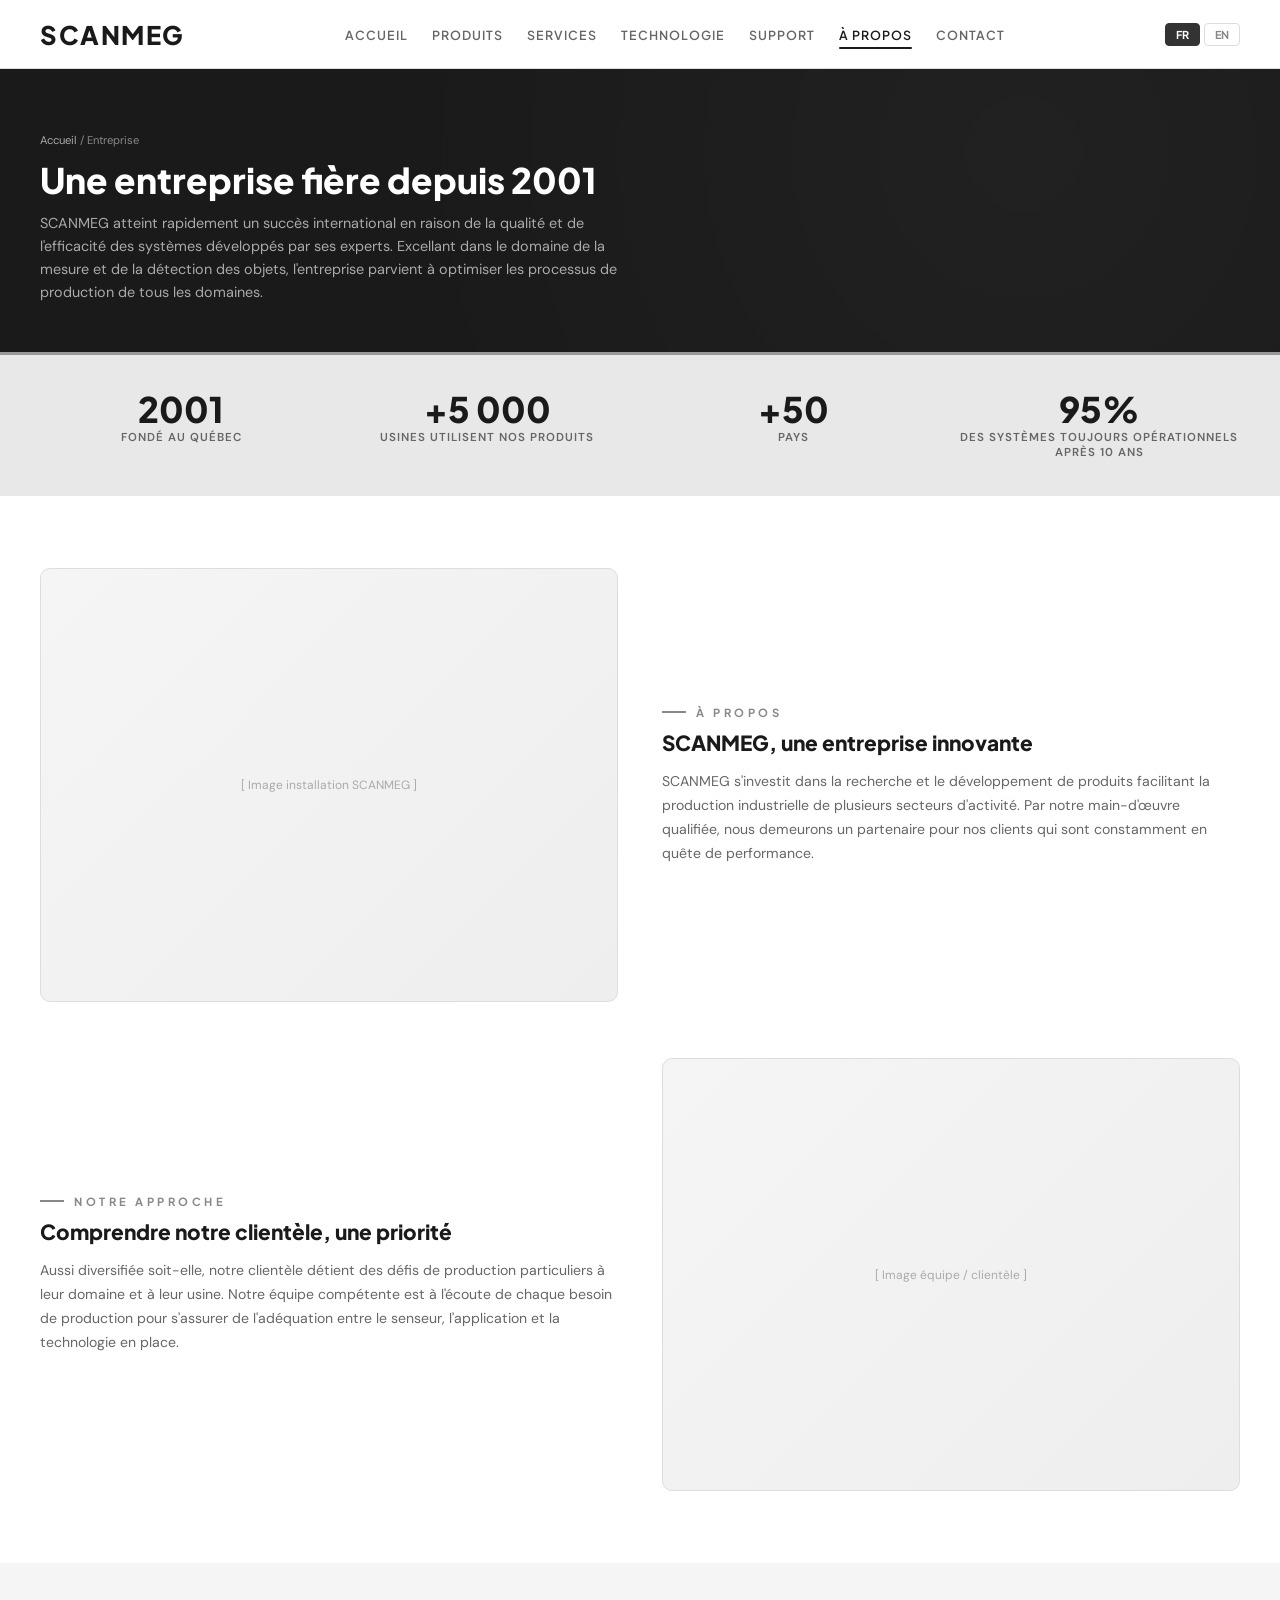
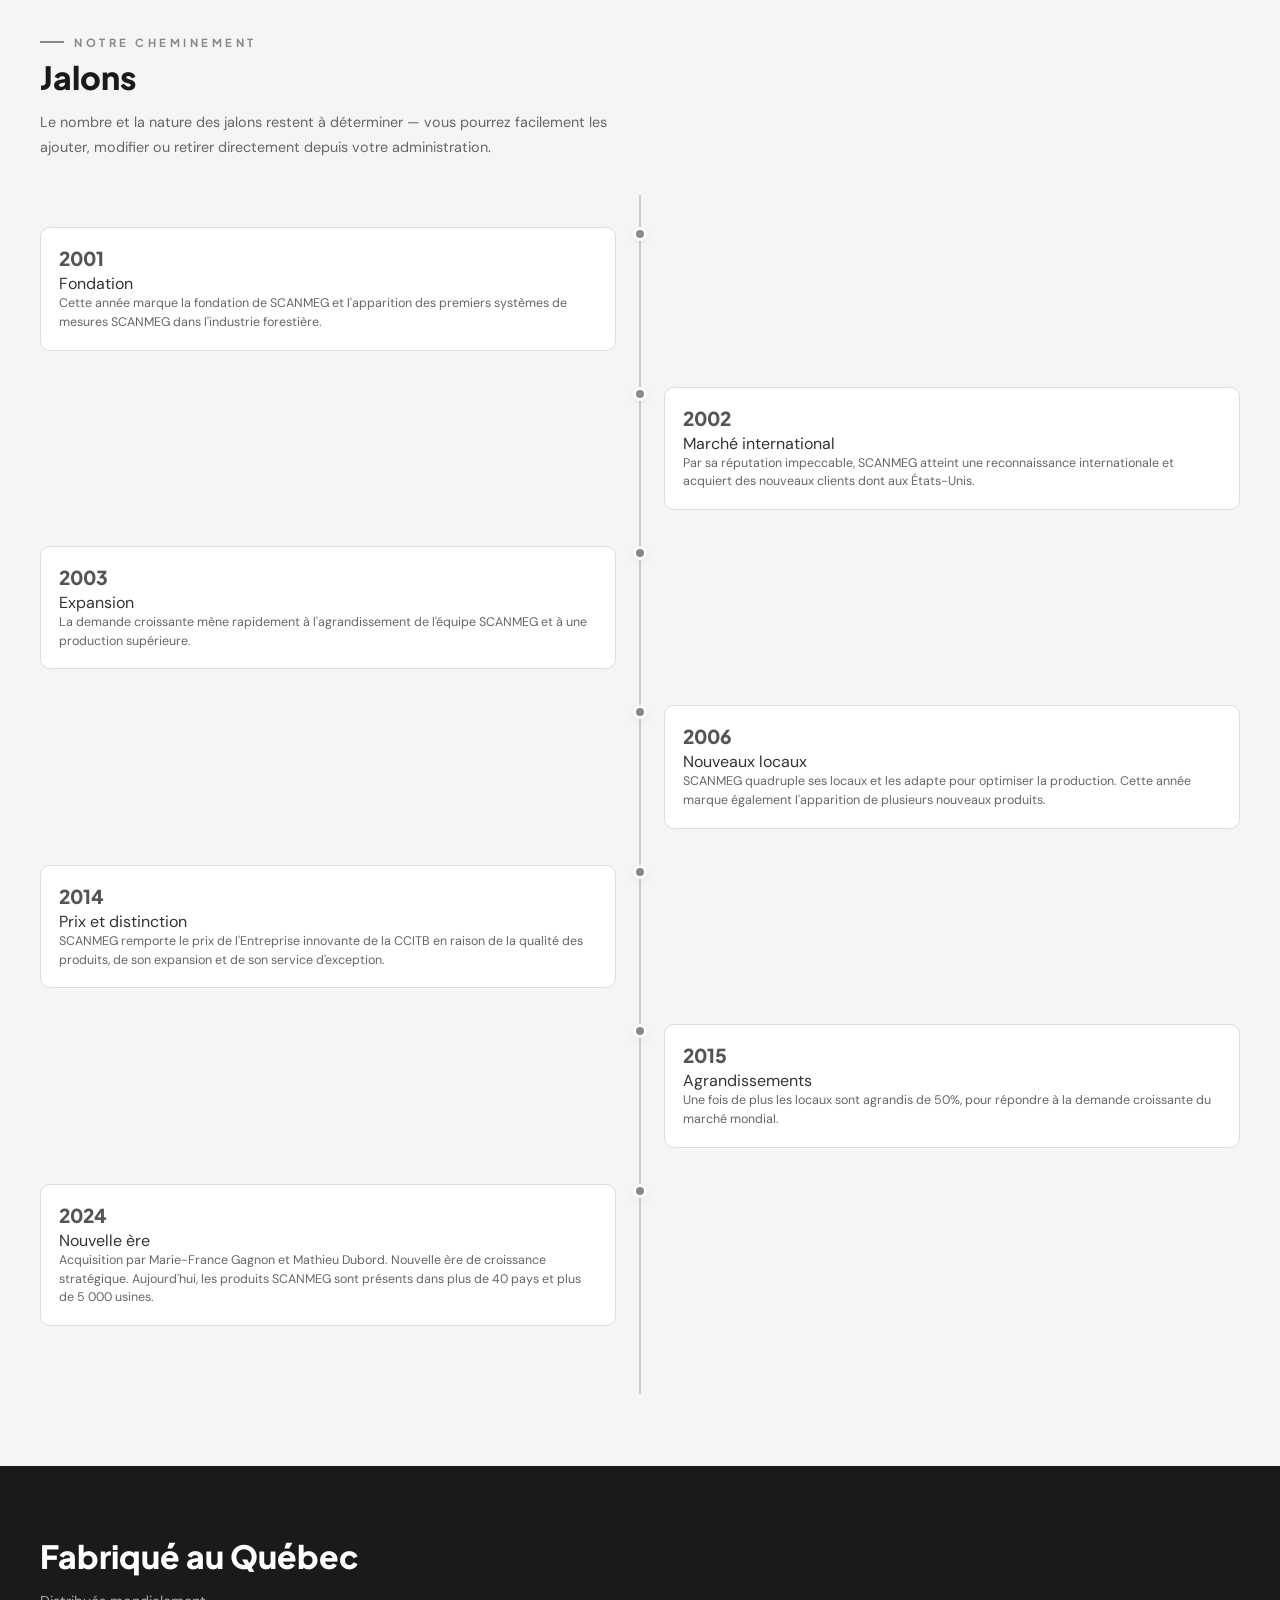
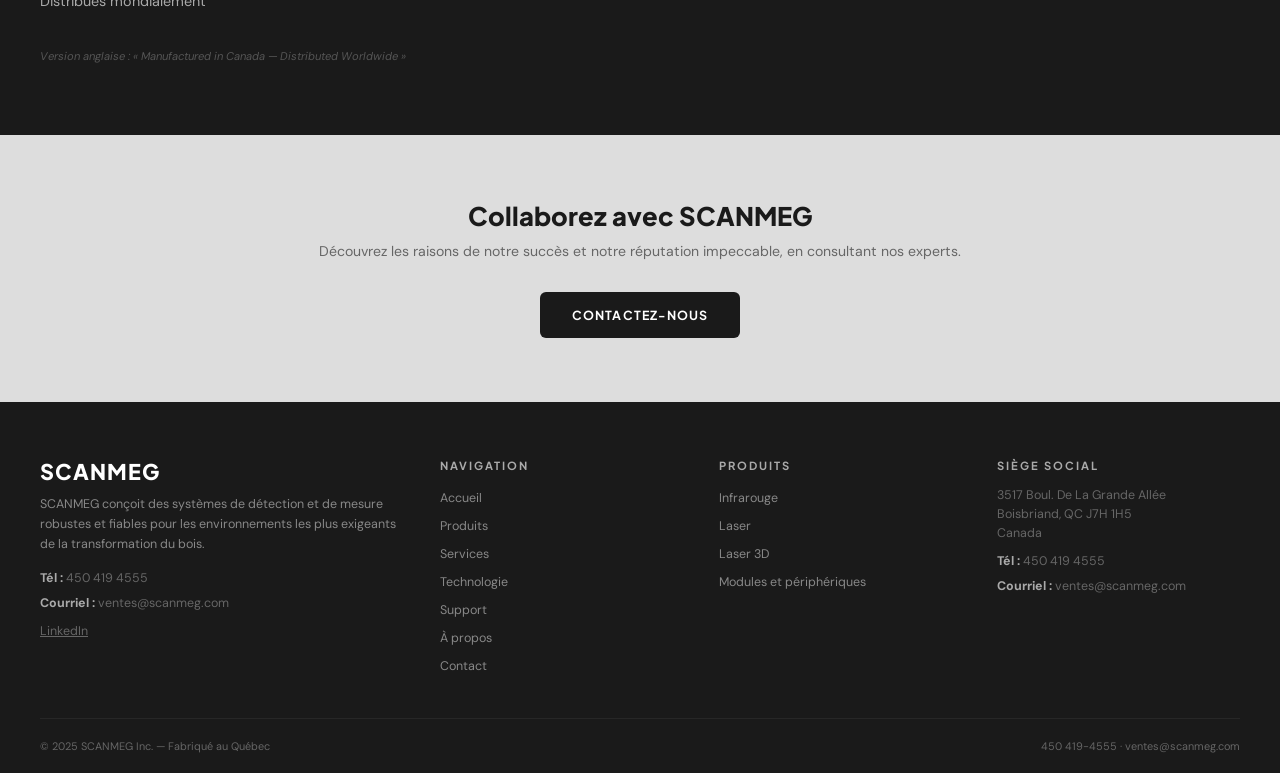
<file: entreprise.html>
<!DOCTYPE html>
<html lang="fr">
<head>
<meta charset="UTF-8">
<meta name="viewport" content="width=device-width, initial-scale=1.0">
<title>SCANMEG — Entreprise</title>
<link href="https://fonts.googleapis.com/css2?family=DM+Sans:ital,opsz,wght@0,9..40,300;0,9..40,400;0,9..40,500;0,9..40,600;0,9..40,700;0,9..40,800&family=Plus+Jakarta+Sans:wght@400;500;600;700;800&display=swap" rel="stylesheet">
<link rel="stylesheet" href="wireframe.css">
</head>
<body>

<!-- ══════ HEADER ══════ -->
<header class="hdr">
  <div class="hdr-main">
    <a href="index.html" class="logo" style="text-decoration:none;">SCAN<em>MEG</em></a>
    <ul class="nav">
      <li><a href="index.html">Accueil</a></li>
      <li><a href="produits.html">Produits</a></li>
      <li><a href="services.html">Services</a></li>
      <li><a href="technologie.html">Technologie</a></li>
      <li><a href="support.html">Support</a></li>
      <li><a href="entreprise.html" class="on">À propos</a></li>
      <li><a href="contact.html">Contact</a></li>
      <li class="nav-lang"><div class="lang-sw"><button class="on">FR</button><button>EN</button></div></li>
    </ul>
    <div class="hdr-right">
      <div class="lang-sw"><button class="on">FR</button><button>EN</button></div>
      <div class="hamburger"><span></span><span></span><span></span></div>
    </div>
  </div>
</header>


<!-- ══════ PAGE HEADER ══════ -->
<div class="pg-hdr">
  <div class="pg-hdr-in">
    <div class="pg-bc"><a href="index.html">Accueil</a> / Entreprise</div>
    <h1>Une entreprise fière depuis 2001</h1>
    <p>SCANMEG atteint rapidement un succès international en raison de la qualité et de l'efficacité des systèmes développés par ses experts. Excellant dans le domaine de la mesure et de la détection des objets, l'entreprise parvient à optimiser les processus de production de tous les domaines.</p>
  </div>
</div>


<!-- ══════ KPI ══════ -->
<div class="kpi">
  <div class="kpi-row">
    <div><div class="kpi-n">2001</div><div class="kpi-l">Fondé au Québec</div></div>
    <div><div class="kpi-n">+5 000</div><div class="kpi-l">Usines utilisent nos produits</div></div>
    <div><div class="kpi-n">+50</div><div class="kpi-l">Pays</div></div>
    <div><div class="kpi-n">95%</div><div class="kpi-l">Des systèmes toujours opérationnels après 10 ans</div></div>
  </div>
</div>


<!-- ══════ INNOVATION ══════ -->
<section class="sec">
  <div class="sec-inner">
    <div class="drow">
      <div class="drow-img">[ Image installation SCANMEG ]</div>
      <div>
        <div class="sec-label">À propos</div>
        <h3 style="font-family:var(--font-heading);font-size:1.3rem;font-weight:800;color:var(--navy);margin-bottom:14px;">SCANMEG, une entreprise innovante</h3>
        <p style="font-size:.88rem;line-height:1.7;color:var(--slate-600);">SCANMEG s'investit dans la recherche et le développement de produits facilitant la production industrielle de plusieurs secteurs d'activité. Par notre main-d'œuvre qualifiée, nous demeurons un partenaire pour nos clients qui sont constamment en quête de performance.</p>
      </div>
    </div>
    <div class="drow rev" style="margin-bottom:0;">
      <div class="drow-img">[ Image équipe / clientèle ]</div>
      <div>
        <div class="sec-label">Notre approche</div>
        <h3 style="font-family:var(--font-heading);font-size:1.3rem;font-weight:800;color:var(--navy);margin-bottom:14px;">Comprendre notre clientèle, une priorité</h3>
        <p style="font-size:.88rem;line-height:1.7;color:var(--slate-600);">Aussi diversifiée soit-elle, notre clientèle détient des défis de production particuliers à leur domaine et à leur usine. Notre équipe compétente est à l'écoute de chaque besoin de production pour s'assurer de l'adéquation entre le senseur, l'application et la technologie en place.</p>
      </div>
    </div>
  </div>
</section>

<!-- Bloc Badge CCITB supprimé -->

<!-- ══════ TIMELINE ══════ -->
<section class="sec sec--gray">
  <div class="sec-inner">
    <div class="sec-label">Notre cheminement</div>
    <h2 class="sec-title">Jalons</h2>
    <p class="sec-desc">Le nombre et la nature des jalons restent à déterminer — vous pourrez facilement les ajouter, modifier ou retirer directement depuis votre administration.</p>
    <div class="tl">
      <div class="tl-item">
        <div class="tl-dot"></div>
        <div class="tl-box">
          <div class="tl-yr">2001</div>
          <div class="tl-title">Fondation</div>
          <p>Cette année marque la fondation de SCANMEG et l'apparition des premiers systèmes de mesures SCANMEG dans l'industrie forestière.</p>
        </div>
      </div>
      <div class="tl-item">
        <div class="tl-dot"></div>
        <div class="tl-box">
          <div class="tl-yr">2002</div>
          <div class="tl-title">Marché international</div>
          <p>Par sa réputation impeccable, SCANMEG atteint une reconnaissance internationale et acquiert des nouveaux clients dont aux États-Unis.</p>
        </div>
      </div>
      <div class="tl-item">
        <div class="tl-dot"></div>
        <div class="tl-box">
          <div class="tl-yr">2003</div>
          <div class="tl-title">Expansion</div>
          <p>La demande croissante mène rapidement à l'agrandissement de l'équipe SCANMEG et à une production supérieure.</p>
        </div>
      </div>
      <div class="tl-item">
        <div class="tl-dot"></div>
        <div class="tl-box">
          <div class="tl-yr">2006</div>
          <div class="tl-title">Nouveaux locaux</div>
          <p>SCANMEG quadruple ses locaux et les adapte pour optimiser la production. Cette année marque également l'apparition de plusieurs nouveaux produits.</p>
        </div>
      </div>
      <div class="tl-item">
        <div class="tl-dot"></div>
        <div class="tl-box">
          <div class="tl-yr">2014</div>
          <div class="tl-title">Prix et distinction</div>
          <p>SCANMEG remporte le prix de l'Entreprise innovante de la CCITB en raison de la qualité des produits, de son expansion et de son service d'exception.</p>
        </div>
      </div>
      <div class="tl-item">
        <div class="tl-dot"></div>
        <div class="tl-box">
          <div class="tl-yr">2015</div>
          <div class="tl-title">Agrandissements</div>
          <p>Une fois de plus les locaux sont agrandis de 50%, pour répondre à la demande croissante du marché mondial.</p>
        </div>
      </div>
      <div class="tl-item">
        <div class="tl-dot"></div>
        <div class="tl-box">
          <div class="tl-yr">2024</div>
          <div class="tl-title">Nouvelle ère</div>
          <p>Acquisition par Marie-France Gagnon et Mathieu Dubord. Nouvelle ère de croissance stratégique. Aujourd'hui, les produits SCANMEG sont présents dans plus de 40 pays et plus de 5 000 usines.</p>
        </div>
      </div>
    </div>
  </div>
</section>


<!-- ══════ FABRIQUÉ AU QUÉBEC ══════ -->
<section class="sec sec--dark">
  <div class="sec-inner">
    <h2 class="sec-title">Fabriqué <em>au Québec</em></h2>
    <p class="sec-desc">Distribués mondialement</p>
    <p style="font-size:.7rem;color:#555;font-style:italic;margin-top:10px;">Version anglaise : « Manufactured in Canada — Distributed Worldwide »</p>
  </div>
</section>


<!-- ══════ CTA ══════ -->
<div class="cta">
  <h2>Collaborez avec SCANMEG</h2>
  <p>Découvrez les raisons de notre succès et notre réputation impeccable, en consultant nos experts.</p>
  <div class="cta-btns">
    <a href="contact.html" class="btn btn-dark">Contactez-nous</a>
  </div>
</div>


<!-- ══════ FOOTER ══════ -->
<footer class="ftr">
  <div class="ftr-g">
    <div>
      <div class="ftr-brand">SCANMEG</div>
      <p class="ftr-desc">SCANMEG conçoit des systèmes de détection et de mesure robustes et fiables pour les environnements les plus exigeants de la transformation du bois.</p>
      <p class="ftr-info"><strong>Tél :</strong> 450 419 4555</p>
      <p class="ftr-info"><strong>Courriel :</strong> ventes@scanmeg.com</p>
      <a href="#" class="ftr-info">LinkedIn</a>
    </div>
    <div class="ftr-col">
      <h4>Navigation</h4>
      <ul>
        <li><a href="index.html">Accueil</a></li>
        <li><a href="produits.html">Produits</a></li>
        <li><a href="services.html">Services</a></li>
        <li><a href="technologie.html">Technologie</a></li>
        <li><a href="support.html">Support</a></li>
        <li><a href="entreprise.html">À propos</a></li>
        <li><a href="contact.html">Contact</a></li>
      </ul>
    </div>
    <div class="ftr-col">
      <h4>Produits</h4>
      <ul>
        <li><a href="categorie-infrarouge.html">Infrarouge</a></li>
        <li><a href="categorie-laser.html">Laser</a></li>
        <li><a href="categorie-laser3d.html">Laser 3D</a></li>
        <li><a href="categorie-modules.html">Modules et périphériques</a></li>
      </ul>
    </div>
    <div class="ftr-col">
      <h4>Siège social</h4>
      <p class="ftr-info">3517 Boul. De La Grande Allée<br>Boisbriand, QC J7H 1H5<br>Canada</p>
      <p class="ftr-info" style="margin-top:10px;"><strong>Tél :</strong> 450 419 4555</p>
      <p class="ftr-info"><strong>Courriel :</strong> ventes@scanmeg.com</p>
    </div>
  </div>
  <div class="ftr-bot">
    <span>© 2025 SCANMEG Inc. — Fabriqué au Québec</span>
    <span>450 419-4555 · ventes@scanmeg.com</span>
  </div>
</footer>
<script>
(function(){
  var btn = document.querySelector(".hamburger");
  var nav = document.querySelector(".nav");
  if(btn && nav){
    btn.addEventListener("click", function(){ nav.classList.toggle("open"); });
    document.addEventListener("click", function(e){
      if(!btn.contains(e.target) && !nav.contains(e.target)) nav.classList.remove("open");
    });
  }
})();
</script>
</body>
</html>
</file>
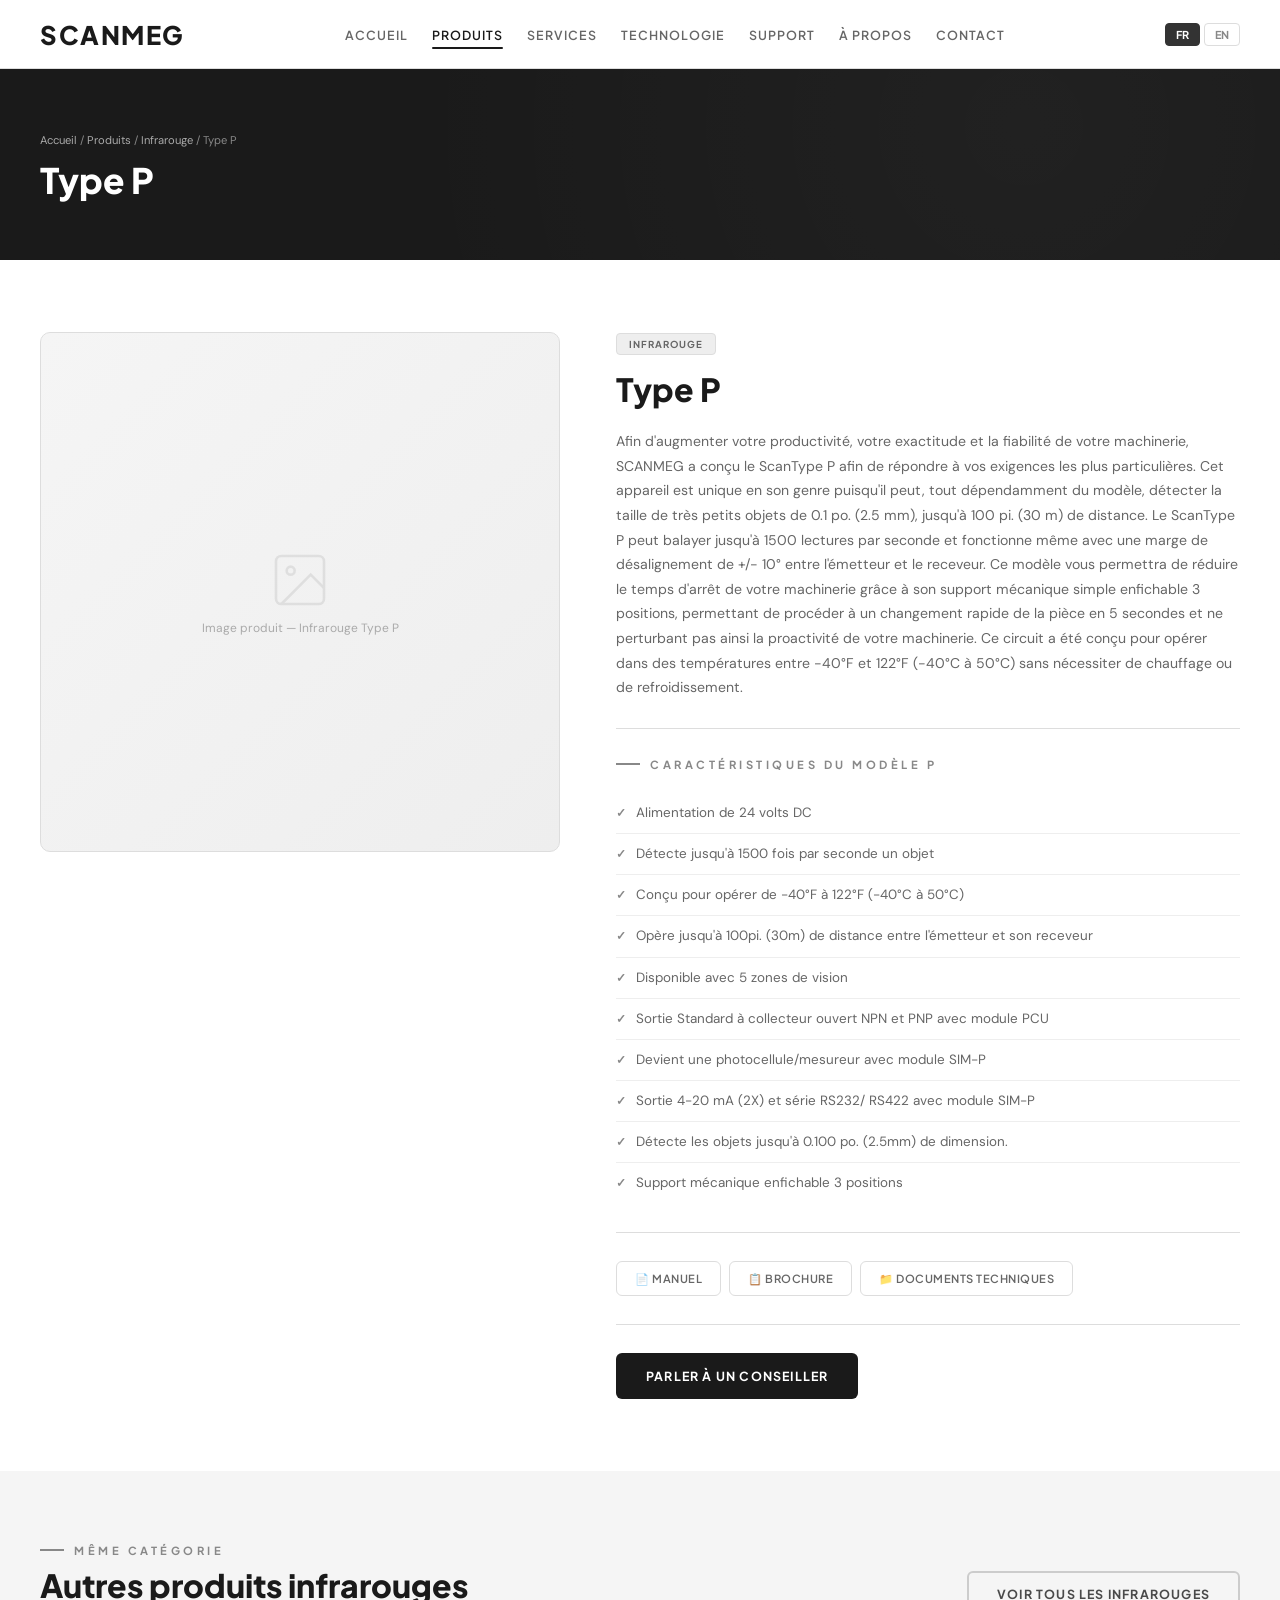
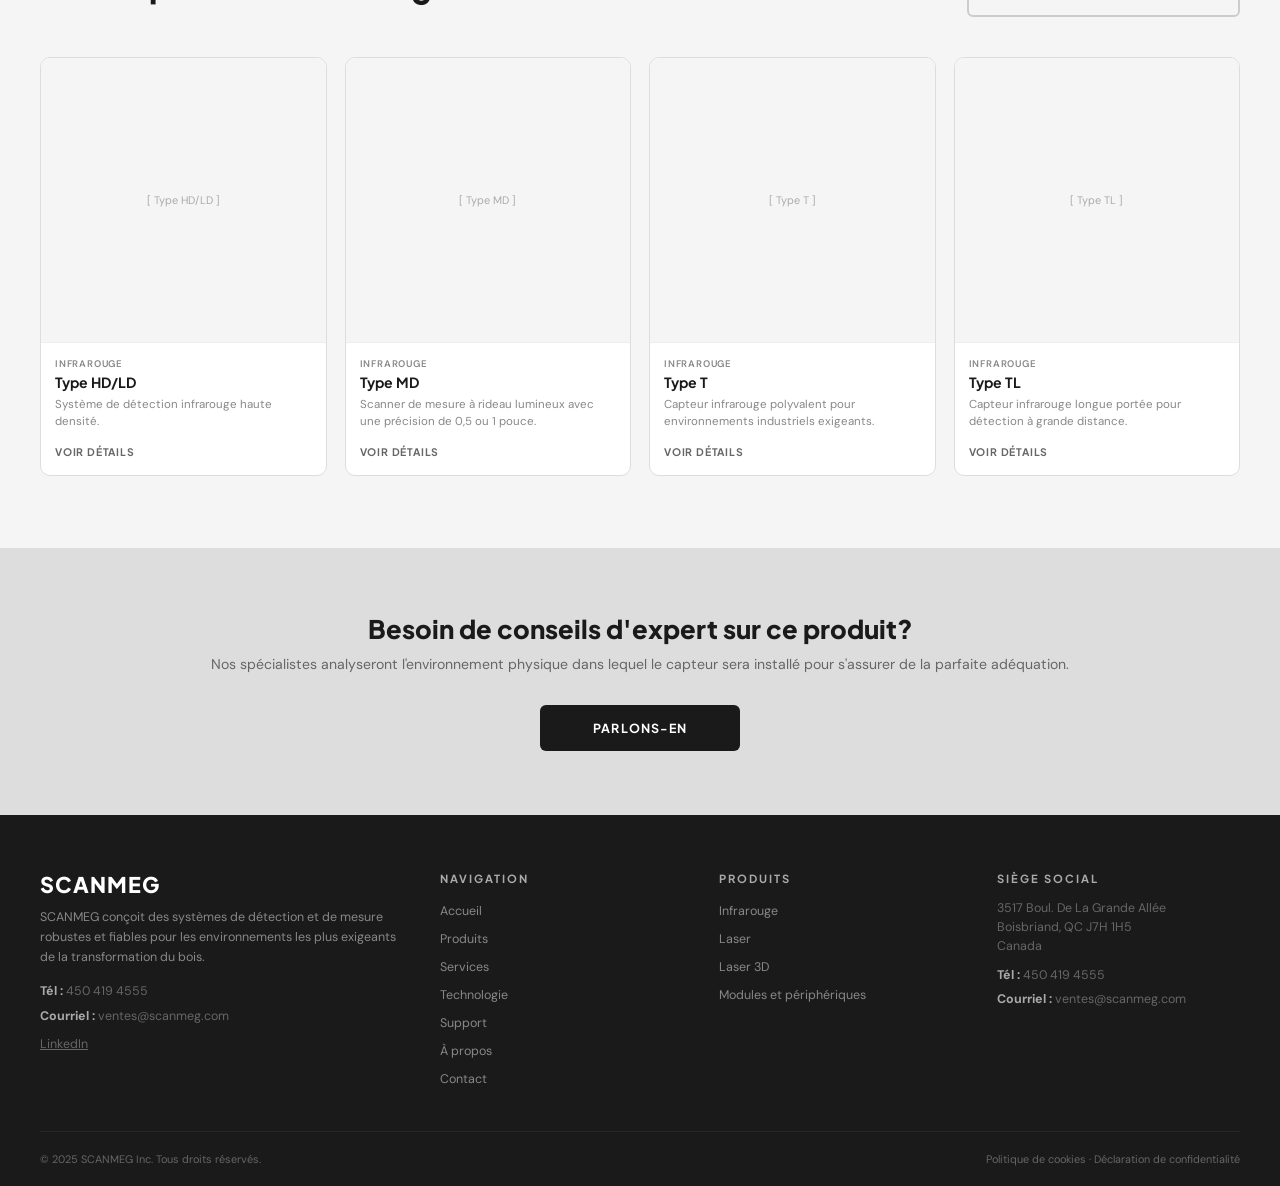
<file: fiche-produit.html>
<!DOCTYPE html>
<html lang="fr">
<head>
<meta charset="UTF-8">
<meta name="viewport" content="width=device-width, initial-scale=1.0">
<title>SCANMEG — Type P</title>
<link href="https://fonts.googleapis.com/css2?family=DM+Sans:ital,opsz,wght@0,9..40,300;0,9..40,400;0,9..40,500;0,9..40,600;0,9..40,700;0,9..40,800&family=Plus+Jakarta+Sans:wght@400;500;600;700;800&display=swap" rel="stylesheet">
<link rel="stylesheet" href="wireframe.css">
<style>
.prod-top { display:grid; grid-template-columns:1fr 1.2fr; gap:56px; align-items:start; }
.prod-img { aspect-ratio:1; background:linear-gradient(135deg,var(--slate-50),var(--slate-100)); border:1px solid var(--slate-200); border-radius:var(--radius-md); display:flex; align-items:center; justify-content:center; color:var(--slate-400); font-size:.75rem; flex-direction:column; gap:8px; text-align:center; padding:20px; position:sticky; top:140px; }
.prod-img svg { opacity:.25; }
.prod-tag { display:inline-block; font-family:var(--font-heading); font-size:.6rem; font-weight:700; text-transform:uppercase; letter-spacing:1px; padding:4px 12px; background:var(--slate-100); border:1px solid var(--slate-200); border-radius:4px; color:var(--slate-600); margin-bottom:14px; text-decoration:none; transition:.15s; }
.prod-tag:hover { border-color:#999; color:var(--navy); }
.prod-info h1 { font-family:var(--font-heading); font-size:2rem; font-weight:800; color:var(--navy); margin-bottom:20px; }
.prod-desc { font-size:.88rem; line-height:1.75; color:var(--slate-600); margin-bottom:28px; }
.prod-divider { border:none; border-top:1px solid var(--slate-200); margin:28px 0; }
.feat-list { list-style:none; margin:0; padding:0; }
.feat-list li { font-size:.84rem; color:var(--slate-600); line-height:1.65; padding:9px 0; border-bottom:1px solid var(--slate-100); display:flex; align-items:flex-start; gap:10px; }
.feat-list li:last-child { border-bottom:none; }
.feat-list li::before { content:'✓'; font-weight:700; color:#888; font-size:.72rem; flex-shrink:0; margin-top:2px; }
.prod-docs { display:flex; gap:8px; flex-wrap:wrap; }
.prod-doc-link { display:inline-flex; align-items:center; gap:6px; font-family:var(--font-heading); font-size:.7rem; font-weight:600; text-transform:uppercase; letter-spacing:.5px; padding:9px 18px; border:1px solid var(--slate-200); border-radius:var(--radius-sm); color:var(--slate-600); text-decoration:none; transition:.15s; background:var(--white); }
.prod-doc-link:hover { border-color:#999; color:var(--navy); }
@media (max-width:1024px) {
  .prod-top { grid-template-columns:1fr; gap:32px; }
  .prod-img { position:static; max-width:480px; }
}
</style>
</head>
<body>

<!-- ══════ HEADER ══════ -->
<header class="hdr">

  <div class="hdr-main">
    <a href="index.html" class="logo" style="text-decoration:none;">SCAN<em>MEG</em></a>
    <ul class="nav">
      <li><a href="index.html">Accueil</a></li>
      <li><a href="produits.html" class="on">Produits</a></li>
      <li><a href="services.html">Services</a></li>
      <li><a href="technologie.html">Technologie</a></li>
      <li><a href="support.html">Support</a></li>
      <li><a href="entreprise.html">À propos</a></li>
      <li><a href="contact.html">Contact</a></li>
      <li class="nav-lang"><div class="lang-sw"><button class="on">FR</button><button>EN</button></div></li>
    </ul>
    <div class="hdr-right">
      <div class="lang-sw"><button class="on">FR</button><button>EN</button></div>
      <div class="hamburger"><span></span><span></span><span></span></div>
    </div>
  </div>
</header>


<!-- ══════ PAGE HEADER ══════ -->
<div class="pg-hdr">
  <div class="pg-hdr-in">
    <div class="pg-bc"><a href="index.html">Accueil</a> / <a href="produits.html">Produits</a> / <a href="categorie-infrarouge.html">Infrarouge</a> / Type P</div>
    <h1>Type P</h1>
  </div>
</div>


<!-- ══════ FICHE PRODUIT ══════ -->
<section class="sec">
  <div class="sec-inner">
    <div class="prod-top">

      <!-- Image produit -->
      <div class="prod-img">
        <svg width="64" height="64" viewBox="0 0 24 24" fill="none" stroke="currentColor" stroke-width="1"><rect x="3" y="3" width="18" height="18" rx="2"/><circle cx="8.5" cy="8.5" r="1.5"/><path d="m21 15-5-5L5 21"/></svg>
        Image produit — Infrarouge Type P
      </div>

      <!-- Informations -->
      <div class="prod-info">
        <a href="categorie-infrarouge.html" class="prod-tag">Infrarouge</a>
        <h1>Type P</h1>

        <p class="prod-desc">Afin d'augmenter votre productivité, votre exactitude et la fiabilité de votre machinerie, SCANMEG a conçu le ScanType P afin de répondre à vos exigences les plus particulières. Cet appareil est unique en son genre puisqu'il peut, tout dépendamment du modèle, détecter la taille de très petits objets de 0.1 po. (2.5 mm), jusqu'à 100 pi. (30 m) de distance. Le ScanType P peut balayer jusqu'à 1500 lectures par seconde et fonctionne même avec une marge de désalignement de +/- 10° entre l'émetteur et le receveur. Ce modèle vous permettra de réduire le temps d'arrêt de votre machinerie grâce à son support mécanique simple enfichable 3 positions, permettant de procéder à un changement rapide de la pièce en 5 secondes et ne perturbant pas ainsi la proactivité de votre machinerie. Ce circuit a été conçu pour opérer dans des températures entre -40°F et 122°F (-40°C à 50°C) sans nécessiter de chauffage ou de refroidissement.</p>

        <hr class="prod-divider">

        <!-- Caractéristiques du modèle P -->
        <div class="sec-label">Caractéristiques du modèle P</div>
        <div style="height:12px;"></div>
        <ul class="feat-list">
          <li>Alimentation de 24 volts DC</li>
          <li>Détecte jusqu'à 1500 fois par seconde un objet</li>
          <li>Conçu pour opérer de -40°F à 122°F (-40°C à 50°C)</li>
          <li>Opère jusqu'à 100pi. (30m) de distance entre l'émetteur et son receveur</li>
          <li>Disponible avec 5 zones de vision</li>
          <li>Sortie Standard à collecteur ouvert NPN et PNP avec module PCU</li>
          <li>Devient une photocellule/mesureur avec module SIM-P</li>
          <li>Sortie 4-20 mA (2X) et série RS232/ RS422 avec module SIM-P</li>
          <li>Détecte les objets jusqu'à 0.100 po. (2.5mm) de dimension.</li>
          <li>Support mécanique enfichable 3 positions</li>
        </ul>

        <hr class="prod-divider">

        <!-- Documents -->
        <div class="prod-docs">
          <a href="#" class="prod-doc-link">📄 Manuel</a>
          <a href="#" class="prod-doc-link">📋 Brochure</a>
          <a href="#" class="prod-doc-link">📁 Documents techniques</a>
        </div>

        <hr class="prod-divider">

        <!-- Actions -->
        <div style="display:flex;gap:10px;flex-wrap:wrap;">
          <a href="soumcontactission.html" class="btn btn-dark">Parler à un conseiller</a>
        </div>

      </div>
    </div>
  </div>
</section>


<!-- ══════ AUTRES PRODUITS DE LA CATÉGORIE ══════ -->
<section class="sec sec--gray">
  <div class="sec-inner">
    <div class="sec-head">
      <div>
        <div class="sec-label">Même catégorie</div>
        <h2 class="sec-title">Autres produits <em>infrarouges</em></h2>
      </div>
      <a href="categorie-infrarouge.html" class="btn btn-outline" style="height:fit-content;">Voir tous les infrarouges</a>
    </div>
    <div class="p-grid">
      <div class="p-card">
        <div class="p-card-img">[ Type HD/LD ]</div>
        <div class="p-card-body">
          <div class="p-card-cat">Infrarouge</div>
          <h3>Type HD/LD</h3>
          <p>Système de détection infrarouge haute densité.</p>
          <a href="fiche-produit.html" class="p-card-act">Voir détails</a>
        </div>
      </div>
      <div class="p-card">
        <div class="p-card-img">[ Type MD ]</div>
        <div class="p-card-body">
          <div class="p-card-cat">Infrarouge</div>
          <h3>Type MD</h3>
          <p>Scanner de mesure à rideau lumineux avec une précision de 0,5 ou 1 pouce.</p>
          <a href="fiche-produit.html" class="p-card-act">Voir détails</a>
        </div>
      </div>
      <div class="p-card">
        <div class="p-card-img">[ Type T ]</div>
        <div class="p-card-body">
          <div class="p-card-cat">Infrarouge</div>
          <h3>Type T</h3>
          <p>Capteur infrarouge polyvalent pour environnements industriels exigeants.</p>
          <a href="fiche-produit.html" class="p-card-act">Voir détails</a>
        </div>
      </div>
      <div class="p-card">
        <div class="p-card-img">[ Type TL ]</div>
        <div class="p-card-body">
          <div class="p-card-cat">Infrarouge</div>
          <h3>Type TL</h3>
          <p>Capteur infrarouge longue portée pour détection à grande distance.</p>
          <a href="fiche-produit.html" class="p-card-act">Voir détails</a>
        </div>
      </div>
    </div>
  </div>
</section>


<!-- ══════ CTA ══════ -->
<div class="cta">
  <h2>Besoin de conseils d'expert sur ce produit?</h2>
  <p>Nos spécialistes analyseront l'environnement physique dans lequel le capteur sera installé pour s'assurer de la parfaite adéquation.</p>
  <div class="cta-btns"><a href="contact.html" class="btn btn-dark">Parlons-en</a></div>
</div>


<!-- ══════ FOOTER ══════ -->
<footer class="ftr">
  <div class="ftr-g">
    <div>
      <div class="ftr-brand">SCANMEG</div>
      <p class="ftr-desc">SCANMEG conçoit des systèmes de détection et de mesure robustes et fiables pour les environnements les plus exigeants de la transformation du bois.</p>
      <p class="ftr-info"><strong>Tél :</strong> 450 419 4555</p>
      <p class="ftr-info"><strong>Courriel :</strong> ventes@scanmeg.com</p>
      <a href="#" class="ftr-info">LinkedIn</a>
    </div>
    <div class="ftr-col">
      <h4>Navigation</h4>
      <ul>
        <li><a href="index.html">Accueil</a></li>
        <li><a href="produits.html">Produits</a></li>
        <li><a href="services.html">Services</a></li>
        <li><a href="technologie.html">Technologie</a></li>
        <li><a href="support.html">Support</a></li>
        <li><a href="entreprise.html">À propos</a></li>
        <li><a href="contact.html">Contact</a></li>
      </ul>
    </div>
    <div class="ftr-col">
      <h4>Produits</h4>
      <ul>
        <li><a href="categorie-infrarouge.html">Infrarouge</a></li>
        <li><a href="categorie-laser.html">Laser</a></li>
        <li><a href="categorie-laser3d.html">Laser 3D</a></li>
        <li><a href="categorie-modules.html">Modules et périphériques</a></li>
      </ul>
    </div>
    <div class="ftr-col">
      <h4>Siège social</h4>
      <p class="ftr-info">3517 Boul. De La Grande Allée<br>Boisbriand, QC J7H 1H5<br>Canada</p>
      <p class="ftr-info" style="margin-top:10px;"><strong>Tél :</strong> 450 419 4555</p>
      <p class="ftr-info"><strong>Courriel :</strong> ventes@scanmeg.com</p>
    </div>
  </div>
  <div class="ftr-bot">
    <span>© 2025 SCANMEG Inc. Tous droits réservés.</span>
    <span>Politique de cookies · Déclaration de confidentialité</span>
  </div>
</footer>

<script>
(function(){
  var btn = document.querySelector(".hamburger");
  var nav = document.querySelector(".nav");
  if(btn && nav){
    btn.addEventListener("click", function(){
      nav.classList.toggle("open");
    });
    document.addEventListener("click", function(e){
      if(!btn.contains(e.target) && !nav.contains(e.target)){
        nav.classList.remove("open");
      }
    });
  }
})();
</script>
</body>
</html>
</file>
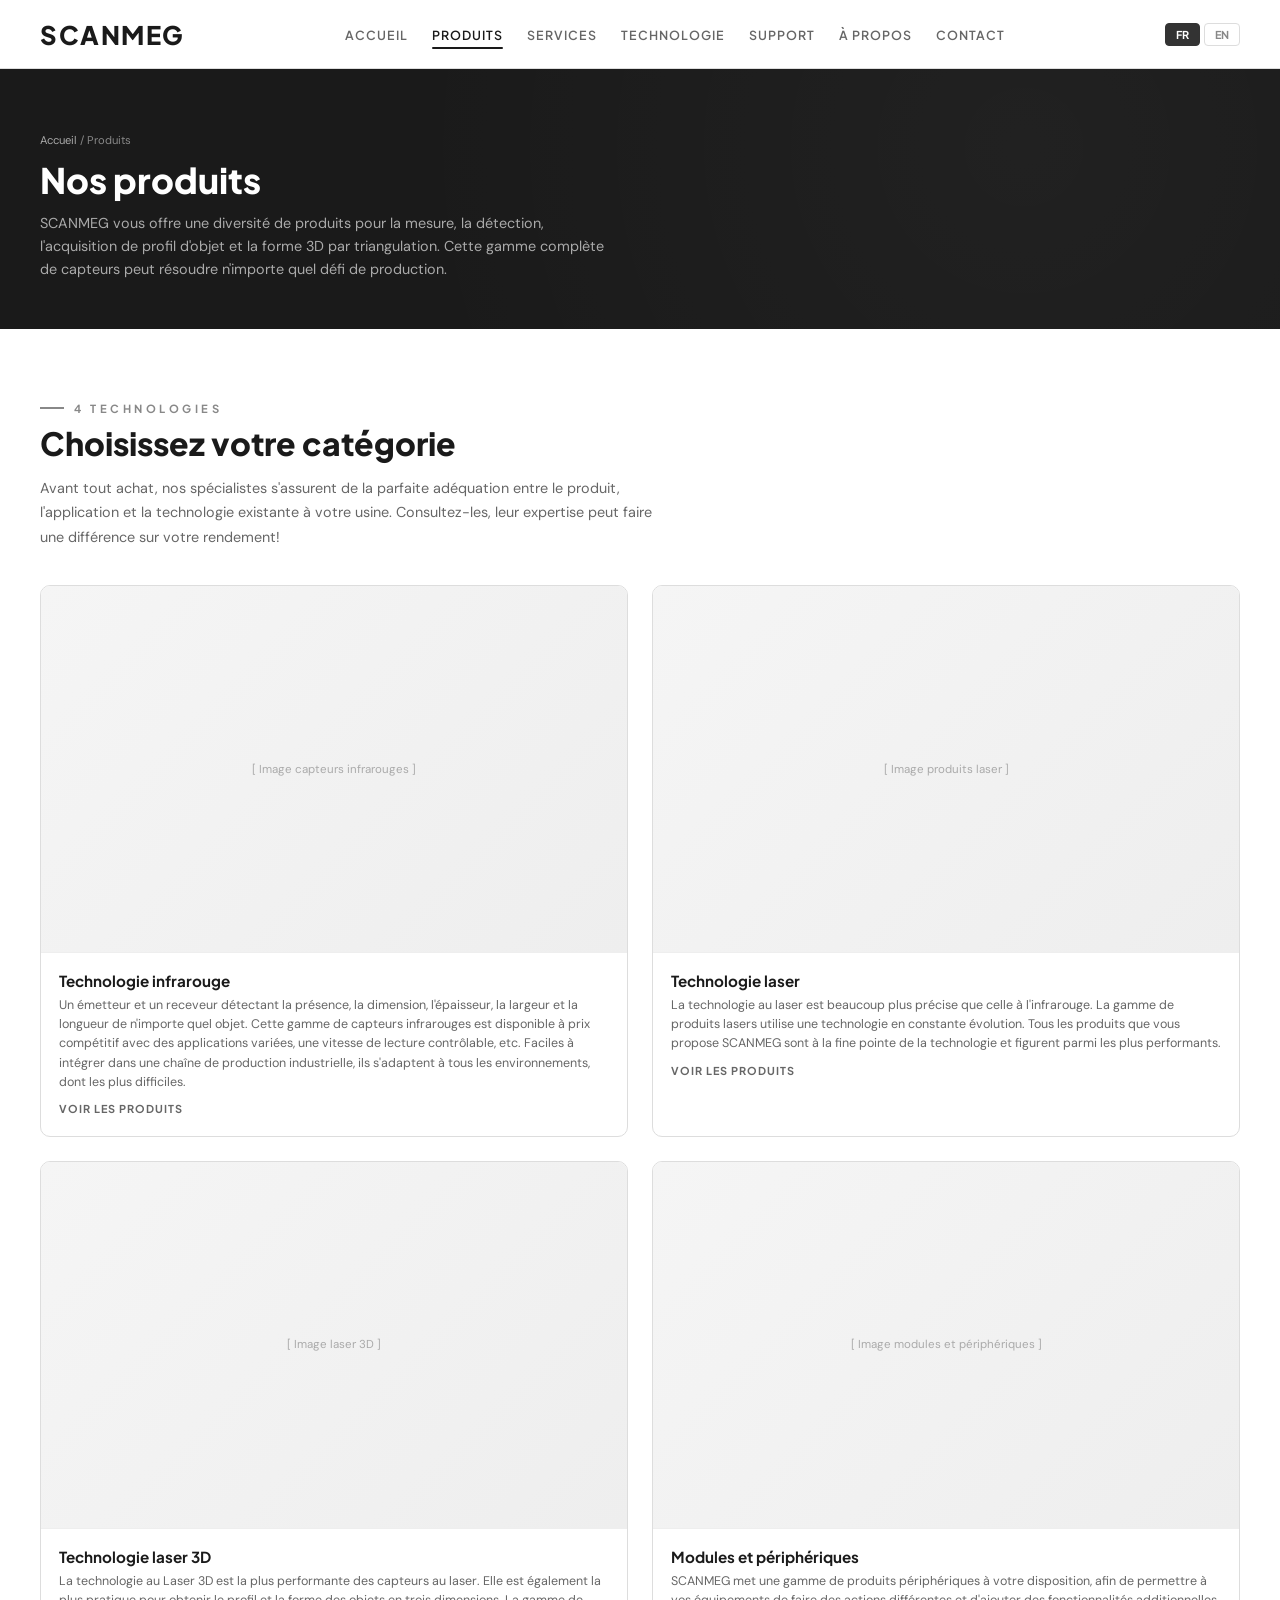
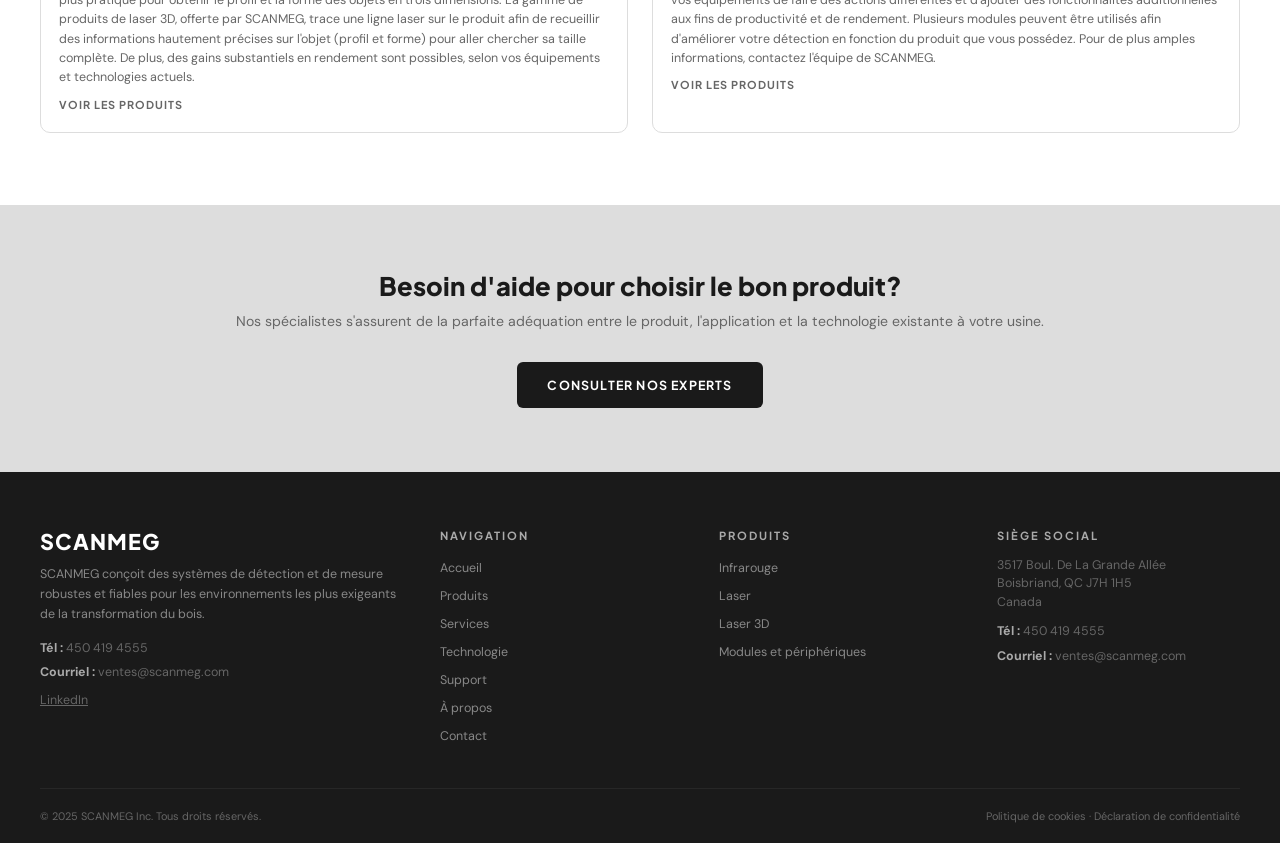
<file: produits.html>
<!DOCTYPE html>
<html lang="fr">
<head>
<meta charset="UTF-8">
<meta name="viewport" content="width=device-width, initial-scale=1.0">
<title>SCANMEG — Produits</title>
<link href="https://fonts.googleapis.com/css2?family=DM+Sans:ital,opsz,wght@0,9..40,300;0,9..40,400;0,9..40,500;0,9..40,600;0,9..40,700;0,9..40,800&family=Plus+Jakarta+Sans:wght@400;500;600;700;800&display=swap" rel="stylesheet">
<link rel="stylesheet" href="wireframe.css">
</head>
<body>

<!-- ══════ HEADER ══════ -->
<header class="hdr">

  <div class="hdr-main">
    <a href="index.html" class="logo" style="text-decoration:none;">SCAN<em>MEG</em></a>
    <ul class="nav">
      <li><a href="index.html">Accueil</a></li>
      <li><a href="produits.html" class="on">Produits</a></li>
      <li><a href="services.html">Services</a></li>
      <li><a href="technologie.html">Technologie</a></li>
      <li><a href="support.html">Support</a></li>
      <li><a href="entreprise.html">À propos</a></li>
      <li><a href="contact.html">Contact</a></li>
      <li class="nav-lang"><div class="lang-sw"><button class="on">FR</button><button>EN</button></div></li>
    </ul>
    <div class="hdr-right">
      <div class="lang-sw"><button class="on">FR</button><button>EN</button></div>
      <div class="hamburger"><span></span><span></span><span></span></div>
    </div>
  </div>
</header>


<!-- ══════ PAGE HEADER ══════ -->
<div class="pg-hdr">
  <div class="pg-hdr-in">
    <div class="pg-bc"><a href="index.html">Accueil</a> / Produits</div>
    <h1>Nos produits</h1>
    <p>SCANMEG vous offre une diversité de produits pour la mesure, la détection, l'acquisition de profil d'objet et la forme 3D par triangulation. Cette gamme complète de capteurs peut résoudre n'importe quel défi de production.</p>
  </div>
</div>


<!-- ══════ PORTAIL CATÉGORIES ══════ -->
<section class="sec">
  <div class="sec-inner">
    <div class="sec-label">4 technologies</div>
    <h2 class="sec-title">Choisissez votre <em>catégorie</em></h2>
    <p class="sec-desc">Avant tout achat, nos spécialistes s'assurent de la parfaite adéquation entre le produit, l'application et la technologie existante à votre usine. Consultez-les, leur expertise peut faire une différence sur votre rendement!</p>

    <div class="cat-g cat-g--2col">

      <!-- INFRAROUGE -->
      <div class="cat-c">
        <div class="cat-c-img" style="aspect-ratio:16/10;">[ Image capteurs infrarouges ]</div>
        <div class="cat-c-body">
          <h3>Technologie infrarouge</h3>
          <p>Un émetteur et un receveur détectant la présence, la dimension, l'épaisseur, la largeur et la longueur de n'importe quel objet. Cette gamme de capteurs infrarouges est disponible à prix compétitif avec des applications variées, une vitesse de lecture contrôlable, etc. Faciles à intégrer dans une chaîne de production industrielle, ils s'adaptent à tous les environnements, dont les plus difficiles.</p>
          <!--div class="cat-c-meta">7 produits — Type P · Type HD · Type MD · Type T · Type TL · Type PROX · Type XD</div-->
          <a href="categorie-infrarouge.html" class="cat-c-link">Voir les produits</a>
        </div>
      </div>

      <!-- LASER -->
      <div class="cat-c">
        <div class="cat-c-img" style="aspect-ratio:16/10;">[ Image produits laser ]</div>
        <div class="cat-c-body">
          <h3>Technologie laser</h3>
          <p>La technologie au laser est beaucoup plus précise que celle à l'infrarouge. La gamme de produits lasers utilise une technologie en constante évolution. Tous les produits que vous propose SCANMEG sont à la fine pointe de la technologie et figurent parmi les plus performants.</p>
          <!--div class="cat-c-meta">5 produits — Type SP · Type BBS · Type Ultra S · Type S · Type SE</div-->
          <a href="categorie-infrarouge.html" class="cat-c-link">Voir les produits</a>
        </div>
      </div>

      <!-- LASER 3D -->
      <div class="cat-c">
        <div class="cat-c-img" style="aspect-ratio:16/10;">[ Image laser 3D ]</div>
        <div class="cat-c-body">
          <h3>Technologie laser 3D</h3>
          <p>La technologie au Laser 3D est la plus performante des capteurs au laser. Elle est également la plus pratique pour obtenir le profil et la forme des objets en trois dimensions. La gamme de produits de laser 3D, offerte par SCANMEG, trace une ligne laser sur le produit afin de recueillir des informations hautement précises sur l'objet (profil et forme) pour aller chercher sa taille complète. De plus, des gains substantiels en rendement sont possibles, selon vos équipements et technologies actuels.</p>
          <!--div class="cat-c-meta">2 produits — Type TS4 · Type CV</div-->
          <a href="categorie-infrarouge.html" class="cat-c-link">Voir les produits</a>
        </div>
      </div>

      <!-- MODULES ET PÉRIPHÉRIQUES -->
      <div class="cat-c">
        <div class="cat-c-img" style="aspect-ratio:16/10;">[ Image modules et périphériques ]</div>
        <div class="cat-c-body">
          <h3>Modules et périphériques</h3>
          <p>SCANMEG met une gamme de produits périphériques à votre disposition, afin de permettre à vos équipements de faire des actions différentes et d'ajouter des fonctionnalités additionnelles aux fins de productivité et de rendement. Plusieurs modules peuvent être utilisés afin d'améliorer votre détection en fonction du produit que vous possédez. Pour de plus amples informations, contactez l'équipe de SCANMEG.</p>
          <!--div class="cat-c-meta">11 produits — C-Link · Boîte de jonction · SEQ-II · DEC-S4 · REM I/O · PLC-422D · GAGE · SIM · PM-A · PM-S · PM-P</div-->
          <a href="categorie-infrarouge.html" class="cat-c-link">Voir les produits</a>
        </div>
      </div>

    </div>
  </div>
</section>


<!-- ══════ CTA ══════ -->
<div class="cta">
  <h2>Besoin d'aide pour choisir le bon produit?</h2>
  <p>Nos spécialistes s'assurent de la parfaite adéquation entre le produit, l'application et la technologie existante à votre usine.</p>
  <div class="cta-btns"><a href="contact.html" class="btn btn-dark">Consulter nos experts</a></div>
</div>


<!-- ══════ FOOTER ══════ -->
<footer class="ftr">
  <div class="ftr-g">
    <div>
      <div class="ftr-brand">SCANMEG</div>
      <p class="ftr-desc">SCANMEG conçoit des systèmes de détection et de mesure robustes et fiables pour les environnements les plus exigeants de la transformation du bois.</p>
      <p class="ftr-info"><strong>Tél :</strong> 450 419 4555</p>
      <p class="ftr-info"><strong>Courriel :</strong> ventes@scanmeg.com</p>
      <a href="#" class="ftr-info">LinkedIn</a>
    </div>
    <div class="ftr-col">
      <h4>Navigation</h4>
      <ul>
        <li><a href="index.html">Accueil</a></li>
        <li><a href="produits.html">Produits</a></li>
        <li><a href="services.html">Services</a></li>
        <li><a href="technologie.html">Technologie</a></li>
        <li><a href="support.html">Support</a></li>
        <li><a href="entreprise.html">À propos</a></li>
        <li><a href="contact.html">Contact</a></li>
      </ul>
    </div>
    <div class="ftr-col">
      <h4>Produits</h4>
      <ul>
        <li><a href="categorie-infrarouge.html">Infrarouge</a></li>
        <li><a href="categorie-laser.html">Laser</a></li>
        <li><a href="categorie-laser3d.html">Laser 3D</a></li>
        <li><a href="categorie-modules.html">Modules et périphériques</a></li>
      </ul>
    </div>
    <div class="ftr-col">
      <h4>Siège social</h4>
      <p class="ftr-info">3517 Boul. De La Grande Allée<br>Boisbriand, QC J7H 1H5<br>Canada</p>
      <p class="ftr-info" style="margin-top:10px;"><strong>Tél :</strong> 450 419 4555</p>
      <p class="ftr-info"><strong>Courriel :</strong> ventes@scanmeg.com</p>
    </div>
  </div>
  <div class="ftr-bot">
    <span>© 2025 SCANMEG Inc. Tous droits réservés.</span>
    <span>Politique de cookies · Déclaration de confidentialité</span>
  </div>
</footer>

<script>
(function(){
  var btn = document.querySelector(".hamburger");
  var nav = document.querySelector(".nav");
  if(btn && nav){
    btn.addEventListener("click", function(){
      nav.classList.toggle("open");
    });
    document.addEventListener("click", function(e){
      if(!btn.contains(e.target) && !nav.contains(e.target)){
        nav.classList.remove("open");
      }
    });
  }
})();
</script>
</body>
</html>
</file>
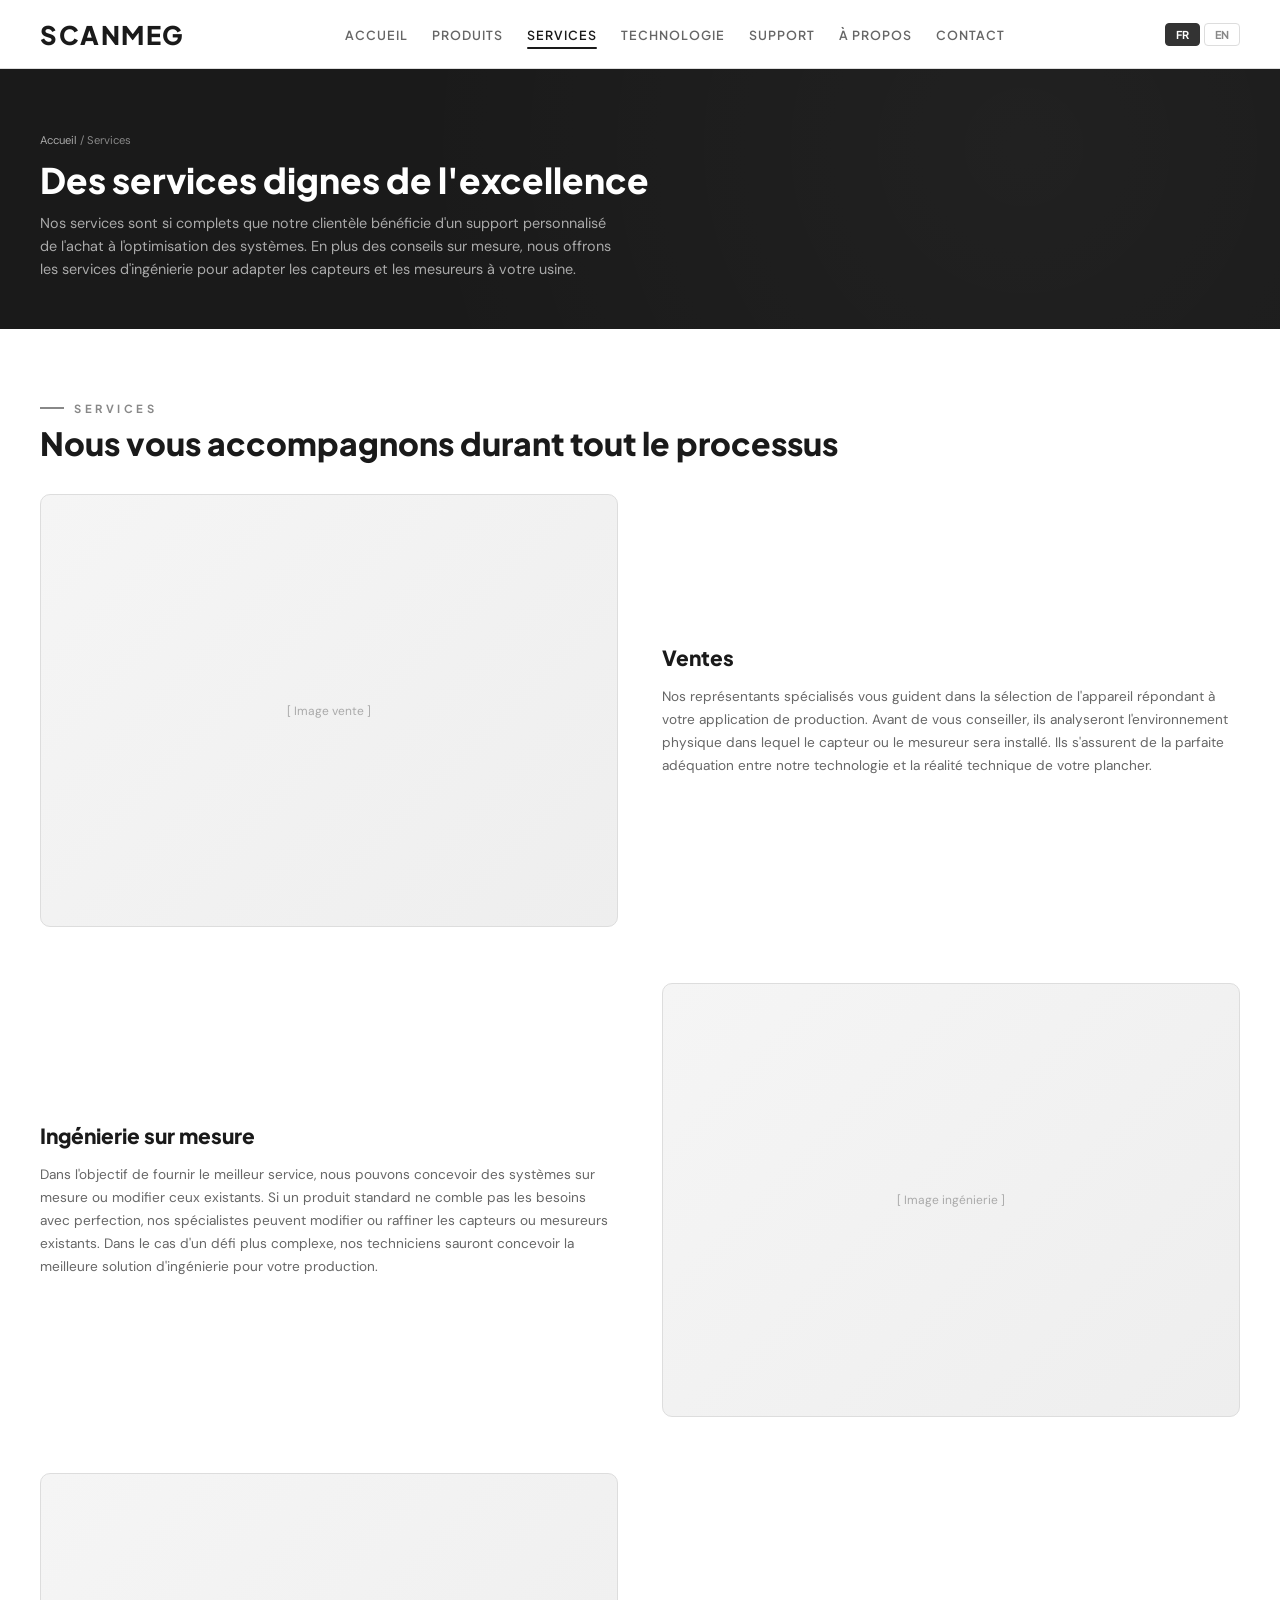
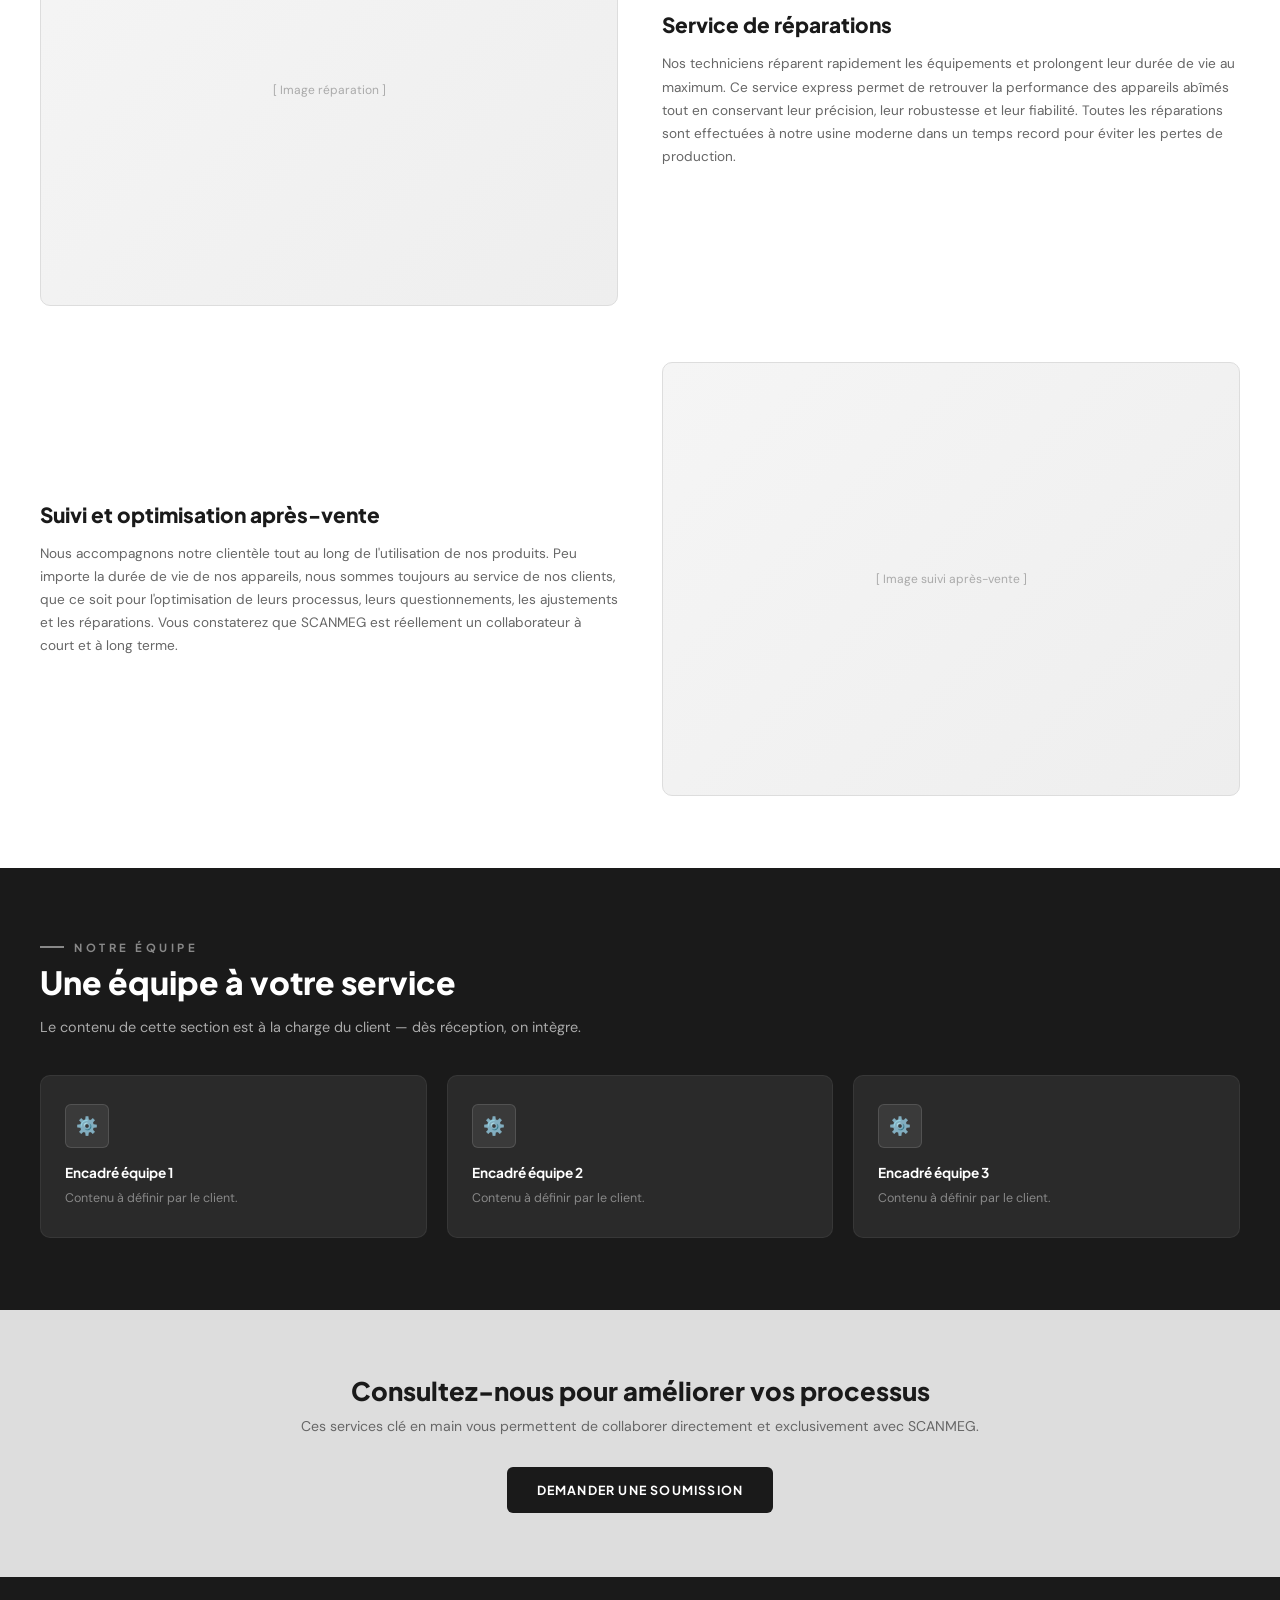
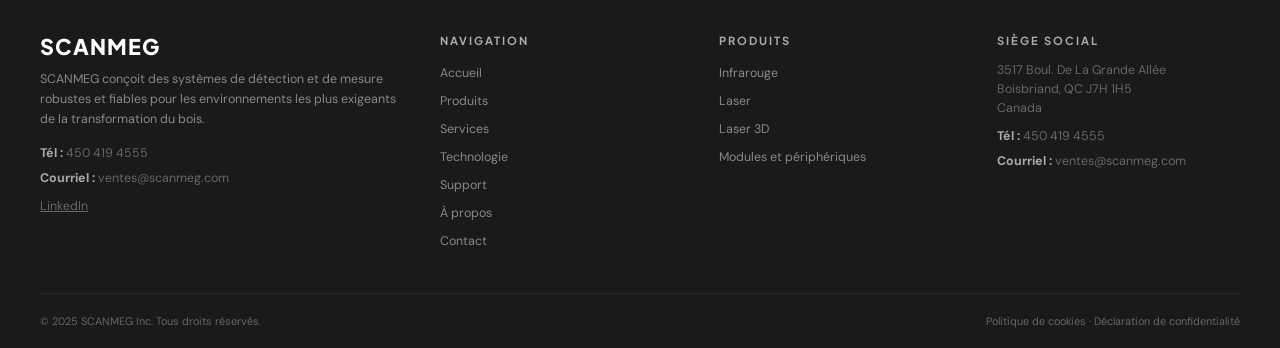
<file: services.html>
<!DOCTYPE html>
<html lang="fr">
<head>
<meta charset="UTF-8">
<meta name="viewport" content="width=device-width, initial-scale=1.0">
<title>SCANMEG — Services</title>
<link href="https://fonts.googleapis.com/css2?family=DM+Sans:ital,opsz,wght@0,9..40,300;0,9..40,400;0,9..40,500;0,9..40,600;0,9..40,700;0,9..40,800&family=Plus+Jakarta+Sans:wght@400;500;600;700;800&display=swap" rel="stylesheet">
<link rel="stylesheet" href="wireframe.css">
</head>
<body>

<!-- ══════ HEADER ══════ -->
<header class="hdr">
  <div class="hdr-main">
    <a href="index.html" class="logo" style="text-decoration:none;">SCAN<em>MEG</em></a>
    <ul class="nav">
      <li><a href="index.html">Accueil</a></li>
      <li><a href="produits.html">Produits</a></li>
      <li><a href="services.html" class="on">Services</a></li>
      <li><a href="technologie.html">Technologie</a></li>
      <li><a href="support.html">Support</a></li>
      <li><a href="entreprise.html">À propos</a></li>
      <li><a href="contact.html">Contact</a></li>
      <li class="nav-lang"><div class="lang-sw"><button class="on">FR</button><button>EN</button></div></li>
    </ul>
    <div class="hdr-right">
      <div class="lang-sw"><button class="on">FR</button><button>EN</button></div>
      <div class="hamburger"><span></span><span></span><span></span></div>
    </div>
  </div>
</header>


<!-- ══════ PAGE HEADER ══════ -->
<div class="pg-hdr">
  <div class="pg-hdr-in">
    <div class="pg-bc"><a href="index.html">Accueil</a> / Services</div>
    <h1>Des services dignes de l'excellence</h1>
    <p>Nos services sont si complets que notre clientèle bénéficie d'un support personnalisé de l'achat à l'optimisation des systèmes. En plus des conseils sur mesure, nous offrons les services d'ingénierie pour adapter les capteurs et les mesureurs à votre usine.</p>
  </div>
</div>

<!-- Bloc Vidéo supprimé — client n'aura pas de vidéo à moyen terme -->

<!-- ══════ SERVICES DÉTAILLÉS — 4 services ══════ -->
<section class="sec">
  <div class="sec-inner">
    <div class="sec-label">Services</div>
    <h2 class="sec-title">Nous vous accompagnons <em>durant tout le processus</em></h2>
    <div style="margin-bottom:32px;"></div>

    <!-- Ventes -->
    <div class="drow">
      <div class="drow-img">[ Image vente ]</div>
      <div>
        <h3>Ventes</h3>
        <p>Nos représentants spécialisés vous guident dans la sélection de l'appareil répondant à votre application de production. Avant de vous conseiller, ils analyseront l'environnement physique dans lequel le capteur ou le mesureur sera installé. Ils s'assurent de la parfaite adéquation entre notre technologie et la réalité technique de votre plancher.</p>
      </div>
    </div>

    <!-- Ingénierie sur mesure -->
    <div class="drow rev">
      <div class="drow-img">[ Image ingénierie ]</div>
      <div>
        <h3>Ingénierie sur mesure</h3>
        <p>Dans l'objectif de fournir le meilleur service, nous pouvons concevoir des systèmes sur mesure ou modifier ceux existants. Si un produit standard ne comble pas les besoins avec perfection, nos spécialistes peuvent modifier ou raffiner les capteurs ou mesureurs existants. Dans le cas d'un défi plus complexe, nos techniciens sauront concevoir la meilleure solution d'ingénierie pour votre production.</p>
      </div>
    </div>

    <!-- Service de réparations -->
    <div class="drow">
      <div class="drow-img">[ Image réparation ]</div>
      <div>
        <h3>Service de réparations</h3>
        <p>Nos techniciens réparent rapidement les équipements et prolongent leur durée de vie au maximum. Ce service express permet de retrouver la performance des appareils abîmés tout en conservant leur précision, leur robustesse et leur fiabilité. Toutes les réparations sont effectuées à notre usine moderne dans un temps record pour éviter les pertes de production.</p>
      </div>
    </div>

    <!-- Suivi et optimisation après-vente -->
    <div class="drow rev" style="margin-bottom:0;">
      <div class="drow-img">[ Image suivi après-vente ]</div>
      <div>
        <h3>Suivi et optimisation après-vente</h3>
        <p>Nous accompagnons notre clientèle tout au long de l'utilisation de nos produits. Peu importe la durée de vie de nos appareils, nous sommes toujours au service de nos clients, que ce soit pour l'optimisation de leurs processus, leurs questionnements, les ajustements et les réparations. Vous constaterez que SCANMEG est réellement un collaborateur à court et à long terme.</p>
      </div>
    </div>

  </div>
</section>


<!-- ══════ NOTRE ÉQUIPE ══════ -->
<section class="sec sec--dark">
  <div class="sec-inner">
    <div class="sec-label">Notre équipe</div>
    <h2 class="sec-title">Une équipe <em>à votre service</em></h2>
    <p class="sec-desc">Le contenu de cette section est à la charge du client — dès réception, on intègre.</p>
    <div class="svc-g">
      <div class="svc-c">
        <div class="svc-ico">⚙️</div>
        <h3>Encadré équipe 1</h3>
        <p>Contenu à définir par le client.</p>
      </div>
      <div class="svc-c">
        <div class="svc-ico">⚙️</div>
        <h3>Encadré équipe 2</h3>
        <p>Contenu à définir par le client.</p>
      </div>
      <div class="svc-c">
        <div class="svc-ico">⚙️</div>
        <h3>Encadré équipe 3</h3>
        <p>Contenu à définir par le client.</p>
      </div>
    </div>
  </div>
</section>


<!-- ══════ CTA ══════ -->
<div class="cta">
  <h2>Consultez-nous pour améliorer vos processus</h2>
  <p>Ces services clé en main vous permettent de collaborer directement et exclusivement avec SCANMEG.</p>
  <div class="cta-btns">
    <a href="contact.html" class="btn btn-dark">Demander une soumission</a>
  </div>
</div>


<!-- ══════ FOOTER ══════ -->
<footer class="ftr">
  <div class="ftr-g">
    <div>
      <div class="ftr-brand">SCANMEG</div>
      <p class="ftr-desc">SCANMEG conçoit des systèmes de détection et de mesure robustes et fiables pour les environnements les plus exigeants de la transformation du bois.</p>
      <p class="ftr-info"><strong>Tél :</strong> 450 419 4555</p>
      <p class="ftr-info"><strong>Courriel :</strong> ventes@scanmeg.com</p>
      <a href="#" class="ftr-info">LinkedIn</a>
    </div>
    <div class="ftr-col">
      <h4>Navigation</h4>
      <ul>
        <li><a href="index.html">Accueil</a></li>
        <li><a href="produits.html">Produits</a></li>
        <li><a href="services.html">Services</a></li>
        <li><a href="technologie.html">Technologie</a></li>
        <li><a href="support.html">Support</a></li>
        <li><a href="entreprise.html">À propos</a></li>
        <li><a href="contact.html">Contact</a></li>
      </ul>
    </div>
    <div class="ftr-col">
      <h4>Produits</h4>
      <ul>
        <li><a href="categorie-infrarouge.html">Infrarouge</a></li>
        <li><a href="categorie-laser.html">Laser</a></li>
        <li><a href="categorie-laser3d.html">Laser 3D</a></li>
        <li><a href="categorie-modules.html">Modules et périphériques</a></li>
      </ul>
    </div>
    <div class="ftr-col">
      <h4>Siège social</h4>
      <p class="ftr-info">3517 Boul. De La Grande Allée<br>Boisbriand, QC J7H 1H5<br>Canada</p>
      <p class="ftr-info" style="margin-top:10px;"><strong>Tél :</strong> 450 419 4555</p>
      <p class="ftr-info"><strong>Courriel :</strong> ventes@scanmeg.com</p>
    </div>
  </div>
  <div class="ftr-bot">
    <span>© 2025 SCANMEG Inc. Tous droits réservés.</span>
    <span>Politique de cookies · Déclaration de confidentialité</span>
  </div>
</footer>

<script>
(function(){
  var btn = document.querySelector(".hamburger");
  var nav = document.querySelector(".nav");
  if(btn && nav){
    btn.addEventListener("click", function(){ nav.classList.toggle("open"); });
    document.addEventListener("click", function(e){
      if(!btn.contains(e.target) && !nav.contains(e.target)) nav.classList.remove("open");
    });
  }
})();
</script>
</body>
</html>
</file>
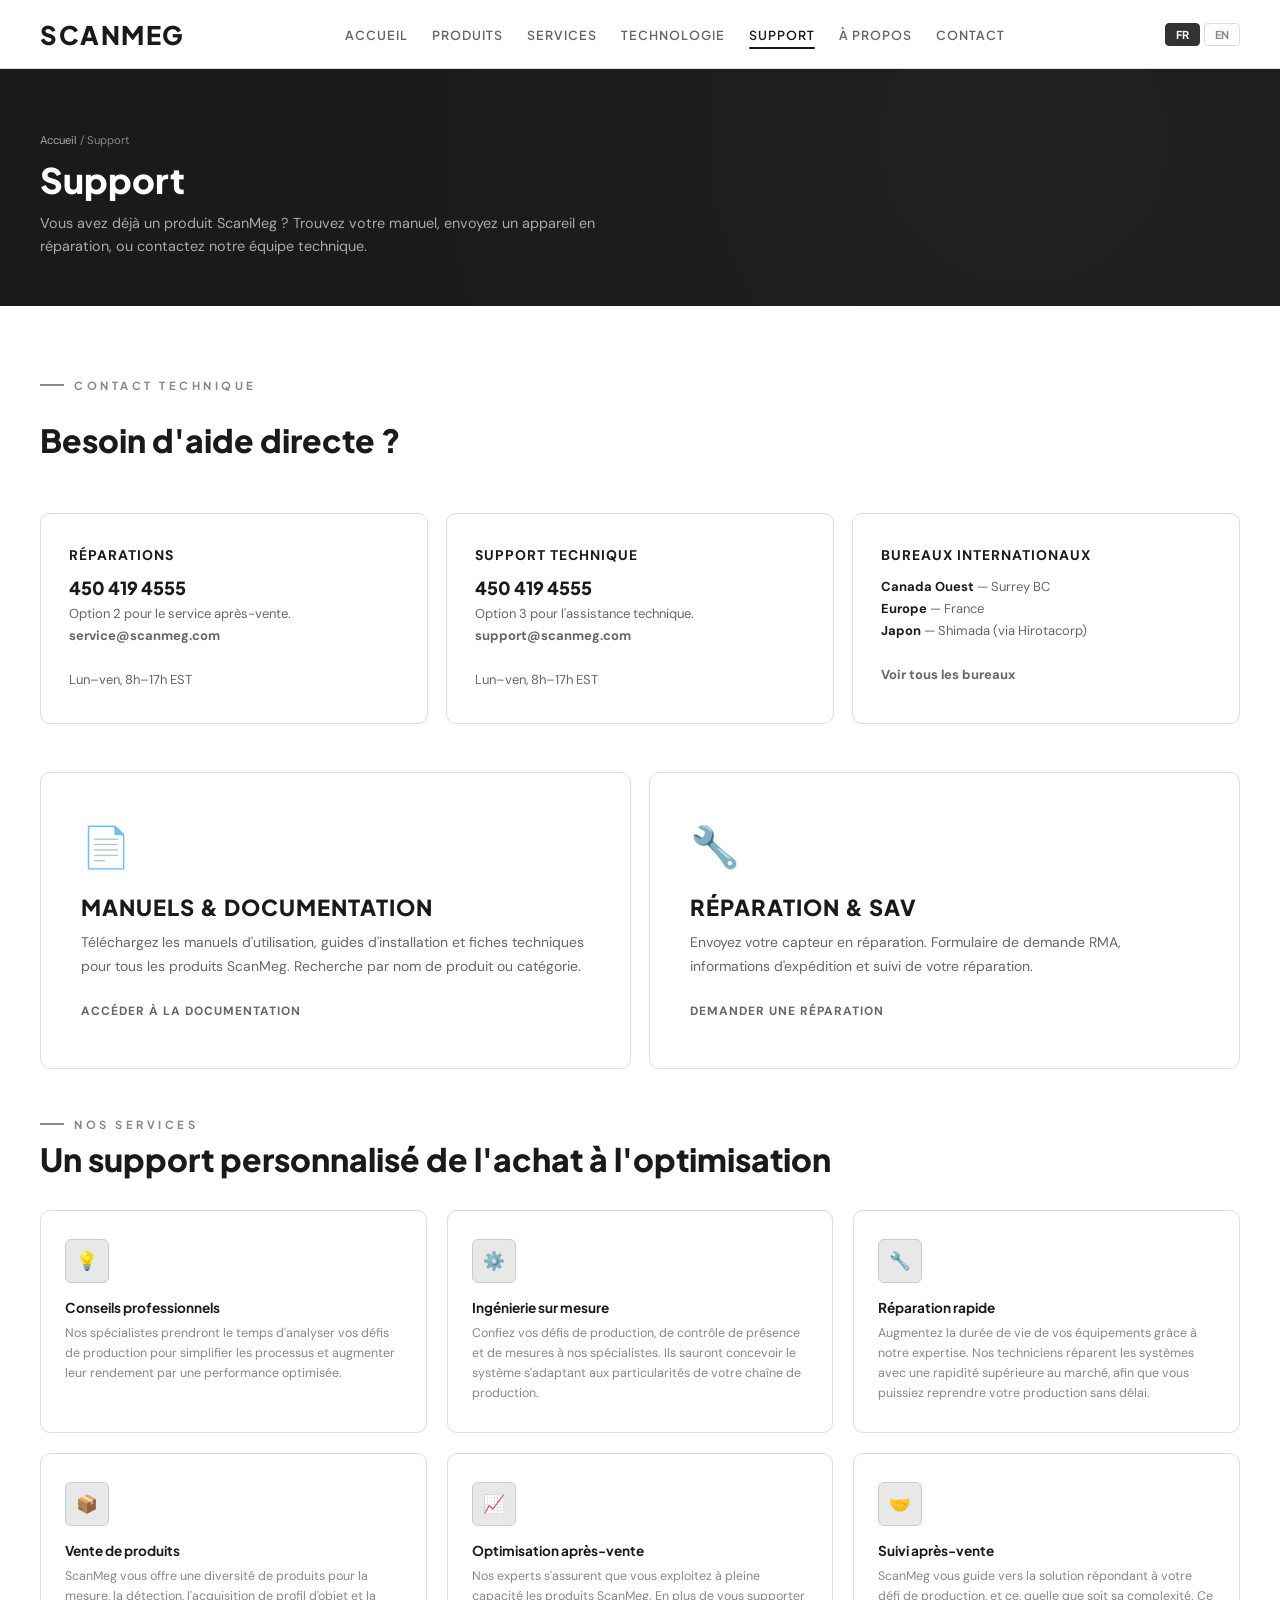
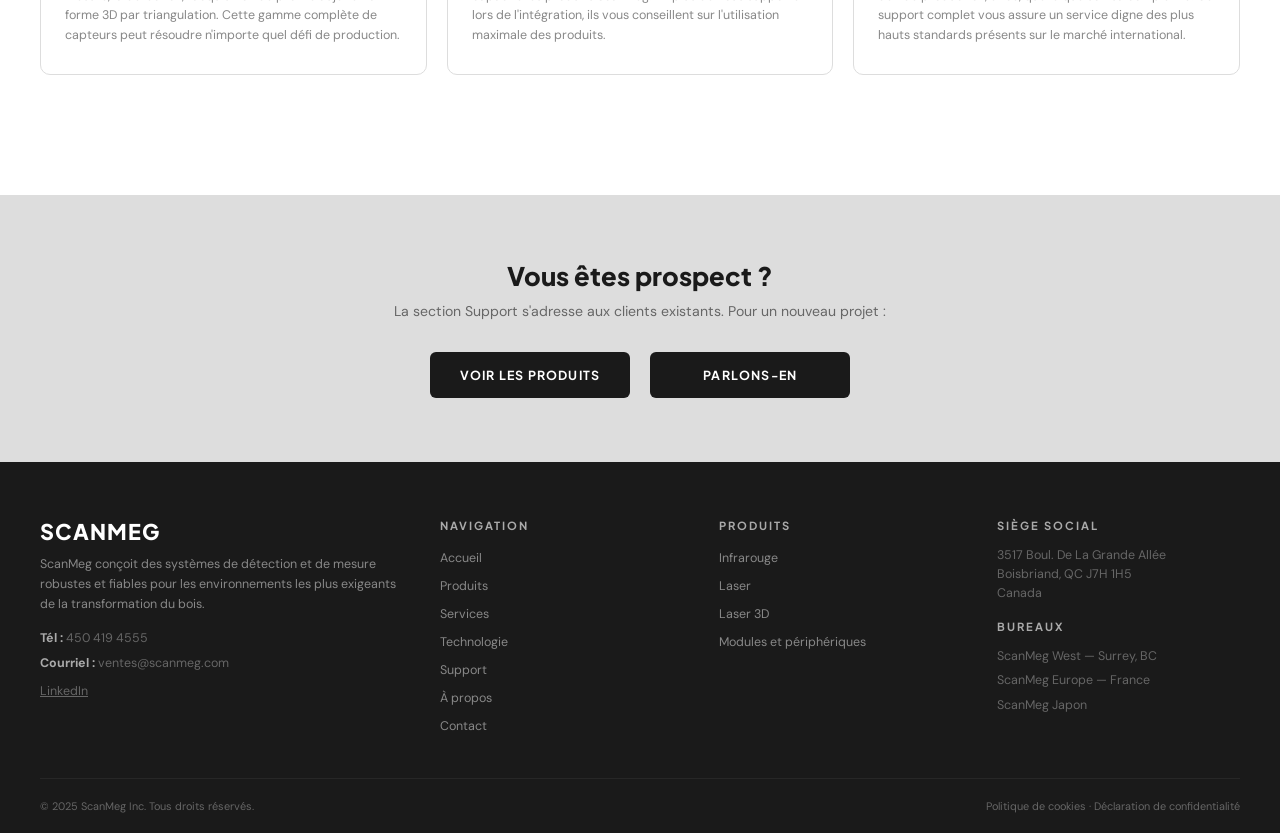
<file: support (1).html>
<!DOCTYPE html>
<html lang="fr">
<head>
<meta charset="UTF-8">
<meta name="viewport" content="width=device-width, initial-scale=1.0">
<title>ScanMeg — Support</title>
<link href="https://fonts.googleapis.com/css2?family=DM+Sans:ital,opsz,wght@0,9..40,300;0,9..40,400;0,9..40,500;0,9..40,600;0,9..40,700;0,9..40,800&family=Plus+Jakarta+Sans:wght@400;500;600;700;800&display=swap" rel="stylesheet">
<link rel="stylesheet" href="wireframe.css">
<style>
.support-cards { display:grid; grid-template-columns:1fr 1fr; gap:18px; margin-bottom:48px; }
.support-card-main { background:var(--white);border-radius:var(--radius-md); border:1px solid var(--slate-200);border-radius:var(--radius-md); padding:48px 40px; text-decoration:none; color:var(--slate-600); display:block; }
.support-card-main:hover { border-color:var(--slate-500); }
.support-card-icon { font-size:40px; margin-bottom:20px; display:block; }
.support-card-main h3 { font-size:22px; font-family:var(--font-heading);font-weight:800; color:var(--navy); text-transform:uppercase; letter-spacing:1px; margin-bottom:10px; }
.support-card-main p { font-size:14px; color:var(--slate-600); line-height:1.7; margin-bottom:20px; }
.support-card-main .arrow { font-size:12px; font-weight:700; color:var(--slate-600); text-transform:uppercase; letter-spacing:1px; }
.contact-grid { display:grid; grid-template-columns:repeat(3,1fr); gap:18px; }
.contact-item { background:var(--white);border:1px solid var(--slate-200);border-radius:var(--radius-md); padding:32px 28px; }
.contact-item h4 { font-size:14px; font-weight:700; color:var(--navy); text-transform:uppercase; letter-spacing:1px; margin-bottom:12px; }
.contact-item p { font-size:13px; color:var(--slate-600); line-height:1.7; }
.contact-item a { color:var(--slate-600); text-decoration:none; font-weight:700; }
.contact-item .tel { font-size:18px; font-family:var(--font-heading);font-weight:800; color:var(--navy); display:block; margin-bottom:4px; }
@media(max-width:768px){
  .support-cards { grid-template-columns:1fr; }
  .contact-grid { grid-template-columns:1fr; }
}
</style>
</head>
<body>

<!-- ══════ HEADER ══════ -->
<header class="hdr">

  <div class="hdr-main">
    <a href="index.html" class="logo" style="text-decoration:none;">SCAN<em>MEG</em></a>
    <ul class="nav">
      <li><a href="index.html">Accueil</a></li>
      <li><a href="produits.html">Produits</a></li>
      <li><a href="services.html">Services</a></li>
      <li><a href="technologie.html">Technologie</a></li>
      <li><a href="support.html" class="on">Support</a></li>
      <li><a href="entreprise.html">À propos</a></li>
      <li><a href="contact.html">Contact</a></li>
      <li class="nav-lang"><div class="lang-sw"><button class="on">FR</button><button>EN</button></div></li>
    </ul>
    <div class="hdr-right">
      <div class="lang-sw"><button class="on">FR</button><button>EN</button></div>
      <div class="hamburger"><span></span><span></span><span></span></div>
    </div>
  </div>
</header>

<div class="pg-hdr">
  <div class="pg-hdr-in">
    <div class="pg-bc"><a href="index.html">Accueil</a> / Support</div>
    <h1>Support</h1>
    <p>Vous avez déjà un produit ScanMeg ? Trouvez votre manuel, envoyez un appareil en réparation, ou contactez notre équipe technique.</p>
  </div>
</div>

<section class="sec">
  <div class="sec-inner">

    <!-- Contact direct -->
    <div class="sec-head" style="flex-direction:column;align-items:flex-start;">
      <p class="sec-label">Contact technique</p>
      <h2 class="sec-title">Besoin d'aide directe ?</h2>
    </div>
    <div class="contact-grid" style="margin-bottom:48px;">
      <div class="contact-item">
        <h4>Réparations</h4>
        <span class="tel">450 419 4555</span>
        <p>Option 2 pour le service après-vente.<br>
        <a href="mailto:service@scanmeg.com">service@scanmeg.com</a><br><br>
        Lun–ven, 8h–17h EST</p>
      </div>
      <div class="contact-item">
        <h4>Support technique</h4>
        <span class="tel">450 419 4555</span>
        <p>Option 3 pour l'assistance technique.<br>
        <a href="mailto:support@scanmeg.com">support@scanmeg.com</a><br><br>
        Lun–ven, 8h–17h EST</p>
      </div>
      <div class="contact-item">
        <h4>Bureaux internationaux</h4>
        <p>
          <strong style="color:var(--navy);">Canada Ouest</strong> — Surrey BC<br>
          <strong style="color:var(--navy);">Europe</strong> — France<br>
          <strong style="color:var(--navy);">Japon</strong> — Shimada (via Hirotacorp)<br><br>
          <a href="contact.html">Voir tous les bureaux</a>
        </p>
      </div>
    </div>

    <div class="support-cards" style="margin-bottom:48px;">
      <a href="support-manuels.html" class="support-card-main">
        <span class="support-card-icon">📄</span>
        <h3>Manuels & documentation</h3>
        <p>Téléchargez les manuels d'utilisation, guides d'installation et fiches techniques pour tous les produits ScanMeg. Recherche par nom de produit ou catégorie.</p>
        <span class="arrow">Accéder à la documentation</span>
      </a>
      <a href="contact.html" class="support-card-main">
        <span class="support-card-icon">🔧</span>
        <h3>Réparation & SAV</h3>
        <p>Envoyez votre capteur en réparation. Formulaire de demande RMA, informations d'expédition et suivi de votre réparation.</p>
        <span class="arrow">Demander une réparation</span>
      </a>
    </div>

    <!-- 6 services -->
    <div class="sec-label">Nos services</div>
    <h2 class="sec-title" style="margin-bottom:32px;">Un support personnalisé <em>de l'achat à l'optimisation</em></h2>
    <div class="svc-g" style="margin-bottom:48px;">
      <div class="svc-c">
        <div class="svc-ico">💡</div>
        <h3>Conseils professionnels</h3>
        <p>Nos spécialistes prendront le temps d'analyser vos défis de production pour simplifier les processus et augmenter leur rendement par une performance optimisée.</p>
      </div>
      <div class="svc-c">
        <div class="svc-ico">⚙️</div>
        <h3>Ingénierie sur mesure</h3>
        <p>Confiez vos défis de production, de contrôle de présence et de mesures à nos spécialistes. Ils sauront concevoir le système s'adaptant aux particularités de votre chaîne de production.</p>
      </div>
      <div class="svc-c">
        <div class="svc-ico">🔧</div>
        <h3>Réparation rapide</h3>
        <p>Augmentez la durée de vie de vos équipements grâce à notre expertise. Nos techniciens réparent les systèmes avec une rapidité supérieure au marché, afin que vous puissiez reprendre votre production sans délai.</p>
      </div>
      <div class="svc-c">
        <div class="svc-ico">📦</div>
        <h3>Vente de produits</h3>
        <p>ScanMeg vous offre une diversité de produits pour la mesure, la détection, l'acquisition de profil d'objet et la forme 3D par triangulation. Cette gamme complète de capteurs peut résoudre n'importe quel défi de production.</p>
      </div>
      <div class="svc-c">
        <div class="svc-ico">📈</div>
        <h3>Optimisation après-vente</h3>
        <p>Nos experts s'assurent que vous exploitez à pleine capacité les produits ScanMeg. En plus de vous supporter lors de l'intégration, ils vous conseillent sur l'utilisation maximale des produits.</p>
      </div>
      <div class="svc-c">
        <div class="svc-ico">🤝</div>
        <h3>Suivi après-vente</h3>
        <p>ScanMeg vous guide vers la solution répondant à votre défi de production, et ce, quelle que soit sa complexité. Ce support complet vous assure un service digne des plus hauts standards présents sur le marché international.</p>
      </div>
    </div>

  </div>
</section>

<div class="cta">
  <h2>Vous êtes prospect ?</h2>
  <p>La section Support s'adresse aux clients existants. Pour un nouveau projet :</p>
  
<div class="cta-btns"><a href="produits.html" class="btn btn-dark">Voir les produits</a><a href="contact.html" class="btn btn-dark">Parlons-en</a></div>
</div>

<!-- ══════ FOOTER ══════ -->
<footer class="ftr">
  <div class="ftr-g">
    <div>
      <div class="ftr-brand">SCANMEG</div>
      <p class="ftr-desc">ScanMeg conçoit des systèmes de détection et de mesure robustes et fiables pour les environnements les plus exigeants de la transformation du bois.</p>
      <p class="ftr-info"><strong>Tél :</strong> 450 419 4555</p>
      <p class="ftr-info"><strong>Courriel :</strong> ventes@scanmeg.com</p>
      <a href="#" class="ftr-info">LinkedIn</a>
    </div>
    <div class="ftr-col">
      <h4>Navigation</h4>
      <ul>
        <li><a href="index.html">Accueil</a></li>
        <li><a href="produits.html">Produits</a></li>
        <li><a href="services.html">Services</a></li>
        <li><a href="technologie.html">Technologie</a></li>
        <li><a href="support.html">Support</a></li>
        <li><a href="entreprise.html">À propos</a></li>
        <li><a href="contact.html">Contact</a></li>
      </ul>
    </div>
    <div class="ftr-col">
      <h4>Produits</h4>
      <ul>
        <li><a href="categorie-infrarouge.html">Infrarouge</a></li>
        <li><a href="categorie-laser.html">Laser</a></li>
        <li><a href="categorie-laser3d.html">Laser 3D</a></li>
        <li><a href="categorie-modules.html">Modules et périphériques</a></li>
      </ul>
    </div>
    <div class="ftr-col">
      <h4>Siège social</h4>
      <p class="ftr-info">3517 Boul. De La Grande Allée<br>Boisbriand, QC J7H 1H5<br>Canada</p>
      <h4 style="margin-top:16px;">Bureaux</h4>
      <p class="ftr-info">ScanMeg West — Surrey, BC</p>
      <p class="ftr-info">ScanMeg Europe — France</p>
      <p class="ftr-info">ScanMeg Japon</p>
    </div>
  </div>
  <div class="ftr-bot">
    <span>© 2025 ScanMeg Inc. Tous droits réservés.</span>
    <span>Politique de cookies · Déclaration de confidentialité</span>
  </div>
</footer>
<script>
(function(){
  var btn = document.querySelector(".hamburger");
  var nav = document.querySelector(".nav");
  if(btn && nav){
    btn.addEventListener("click", function(){
      nav.classList.toggle("open");
    });
    document.addEventListener("click", function(e){
      if(!btn.contains(e.target) && !nav.contains(e.target)){
        nav.classList.remove("open");
      }
    });
  }
})();
</script>
</body>
</html>
</file>
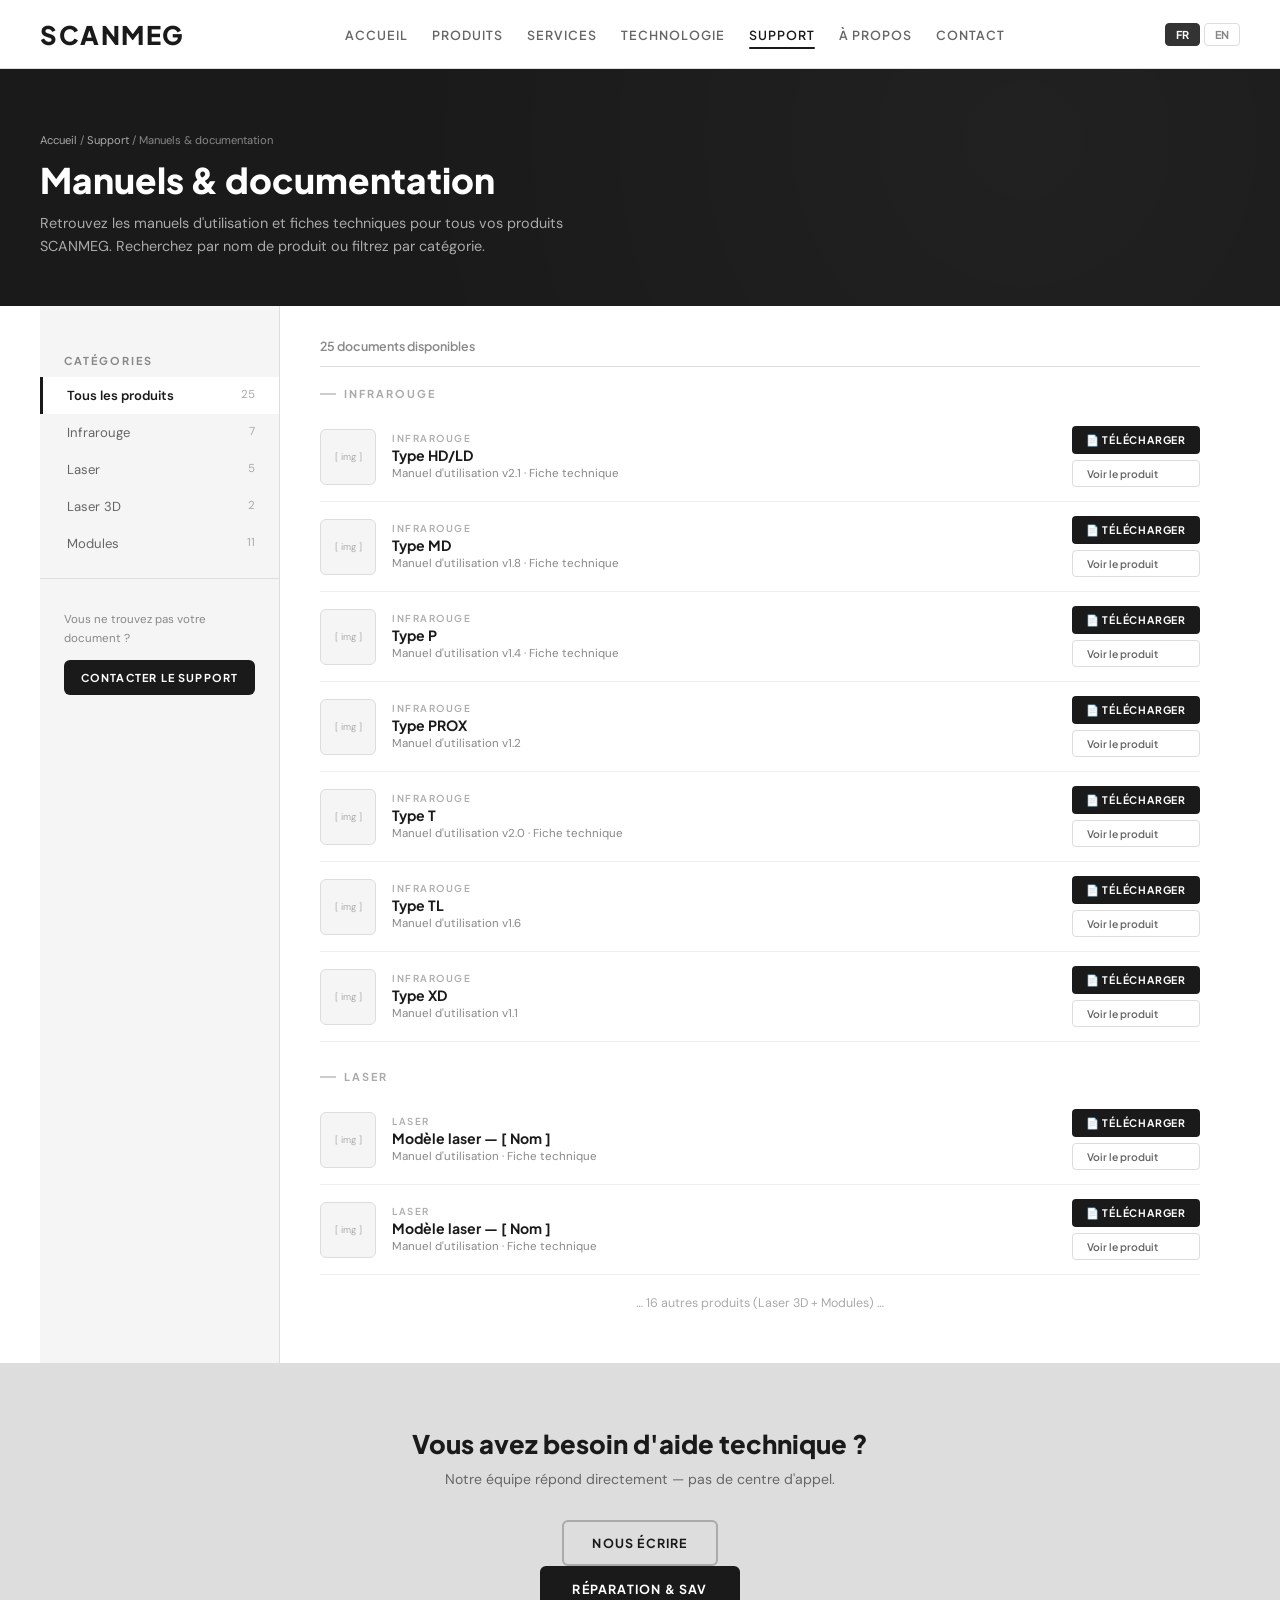
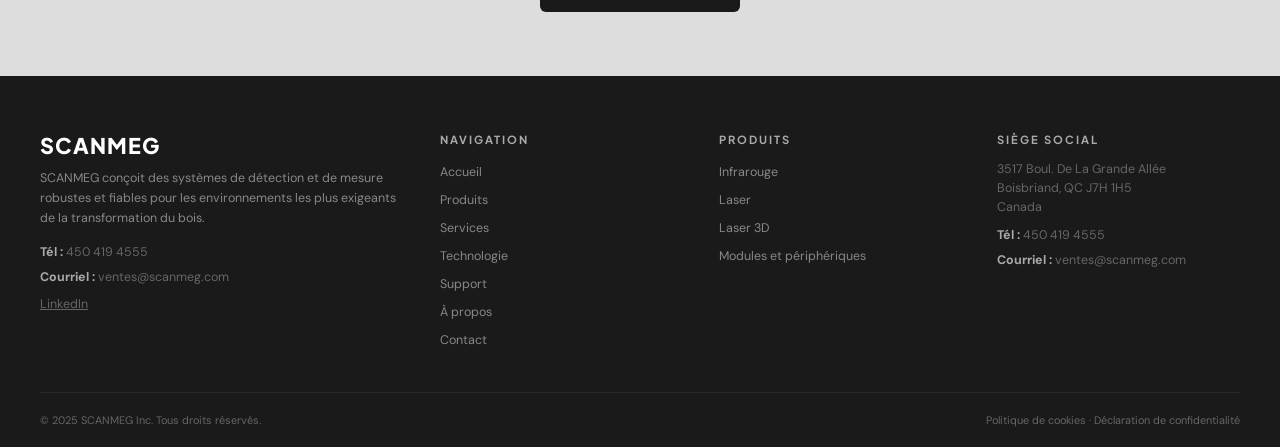
<file: support-manuels.html>
<!DOCTYPE html>
<html lang="fr">
<head>
<meta charset="UTF-8">
<meta name="viewport" content="width=device-width, initial-scale=1.0">
<title>SCANMEG — Manuels & documentation</title>
<link href="https://fonts.googleapis.com/css2?family=DM+Sans:ital,opsz,wght@0,9..40,300;0,9..40,400;0,9..40,500;0,9..40,600;0,9..40,700;0,9..40,800&family=Plus+Jakarta+Sans:wght@400;500;600;700;800&display=swap" rel="stylesheet">
<link rel="stylesheet" href="wireframe.css">
<style>
/* ── Search bar ── */
.search-bar { background:var(--slate-50); border-bottom:1px solid var(--slate-200); padding:24px 40px; }
.search-inner { max-width:1200px; margin:0 auto; display:flex; gap:12px; }
.search-input { flex:1; background:var(--white); border:1px solid var(--slate-200); border-radius:var(--radius-sm); color:var(--navy); padding:12px 16px; font-size:.84rem; font-family:var(--font-body); transition:.15s; }
.search-input::placeholder { color:var(--slate-400); }
.search-input:focus { outline:none; border-color:var(--slate-600); box-shadow:0 0 0 3px rgba(0,0,0,.05); }
.search-btn { background:var(--navy); color:var(--white); padding:12px 24px; font-family:var(--font-heading); font-size:.72rem; font-weight:700; border:none; border-radius:var(--radius-sm); cursor:pointer; text-transform:uppercase; letter-spacing:1px; transition:.2s; }
.search-btn:hover { background:var(--navy-light); }

/* ── Filter bar ── */
.filter-bar { background:var(--navy); padding:14px 40px; }
.filter-inner { max-width:1200px; margin:0 auto; display:flex; gap:10px; align-items:center; flex-wrap:wrap; }
.filter-label { font-family:var(--font-heading); font-size:.68rem; font-weight:600; color:var(--slate-400); text-transform:uppercase; letter-spacing:1px; }
.filter-chip { font-family:var(--font-heading); font-size:.72rem; font-weight:600; background:var(--navy-light); border:1px solid rgba(255,255,255,.1); border-radius:var(--radius-sm); padding:6px 16px; color:var(--slate-400); cursor:pointer; transition:.15s; }
.filter-chip:hover { color:var(--white); border-color:rgba(255,255,255,.25); }
.filter-chip.active { background:var(--white); color:var(--navy); border-color:var(--white); }

/* ── Doc layout ── */
.doc-wrap { max-width:1200px; margin:0 auto; }
.doc-layout { display:grid; grid-template-columns:240px 1fr; min-height:500px; }

/* ── Sidebar ── */
.doc-sidebar { background:var(--slate-50); border-right:1px solid var(--slate-200); padding:32px 0; }
.doc-sidebar-heading { font-family:var(--font-heading); font-size:.68rem; font-weight:700; text-transform:uppercase; letter-spacing:2px; color:var(--slate-500); padding:0 24px 10px; }
.doc-sidebar-nav { list-style:none; }
.doc-sidebar-nav li a { display:block; padding:10px 24px; text-decoration:none; color:var(--slate-600); font-size:.82rem; border-left:3px solid transparent; transition:.15s; }
.doc-sidebar-nav li a:hover,
.doc-sidebar-nav li a.active { background:var(--white); color:var(--navy); border-left-color:var(--navy); font-weight:600; }
.doc-sidebar-count { float:right; color:var(--slate-400); font-weight:400; font-size:.72rem; }
.doc-sidebar-divider { border:none; border-top:1px solid var(--slate-200); margin:16px 0; }

/* ── Doc main ── */
.doc-main { padding:32px 40px; }
.results-label { font-family:var(--font-heading); font-size:.78rem; font-weight:600; color:var(--slate-500); margin-bottom:20px; padding-bottom:12px; border-bottom:1px solid var(--slate-200); }

/* ── Doc rows ── */
.doc-row { display:grid; grid-template-columns:56px 1fr auto; gap:16px; align-items:center; padding:14px 0; border-bottom:1px solid var(--slate-100); transition:.15s; }
.doc-row:hover { background:var(--slate-50); margin:0 -12px; padding-left:12px; padding-right:12px; border-radius:var(--radius-sm); }
.doc-row-img { background:var(--slate-50); border:1px solid var(--slate-200); border-radius:var(--radius-sm); height:56px; width:56px; display:flex; align-items:center; justify-content:center; color:var(--slate-400); font-size:.58rem; }
.doc-row-body .cat { font-family:var(--font-heading); font-size:.6rem; font-weight:600; color:var(--slate-400); text-transform:uppercase; letter-spacing:1.5px; margin-bottom:2px; }
.doc-row-body h4 { font-family:var(--font-heading); font-size:.88rem; font-weight:700; color:var(--navy); margin-bottom:2px; }
.doc-row-body p { font-size:.72rem; color:var(--slate-500); }
.doc-row-actions { display:flex; flex-direction:column; gap:6px; flex-shrink:0; }
.doc-dl-btn { display:inline-flex; align-items:center; gap:4px; background:var(--navy); color:var(--white); padding:7px 14px; font-family:var(--font-heading); font-size:.65rem; font-weight:700; text-decoration:none; text-align:center; text-transform:uppercase; letter-spacing:.8px; border-radius:4px; transition:.15s; white-space:nowrap; }
.doc-dl-btn:hover { background:var(--navy-light); }
.doc-view-btn { display:inline-flex; align-items:center; background:transparent; border:1px solid var(--slate-200); border-radius:4px; color:var(--slate-600); padding:6px 14px; font-family:var(--font-heading); font-size:.65rem; font-weight:600; text-decoration:none; text-align:center; white-space:nowrap; transition:.15s; }
.doc-view-btn:hover { border-color:var(--slate-600); color:var(--navy); }

/* ── Section category label ── */
.doc-cat-label { font-family:var(--font-heading); font-size:.68rem; font-weight:700; text-transform:uppercase; letter-spacing:2px; color:var(--slate-400); margin-bottom:12px; margin-top:28px; display:flex; align-items:center; gap:8px; }
.doc-cat-label::before { content:''; width:16px; height:2px; background:var(--slate-300); }
.doc-cat-label:first-of-type { margin-top:0; }

/* ── WF note ── */
.wf-note { background:var(--slate-50); border-left:3px solid var(--slate-300); color:var(--slate-500); font-size:.72rem; padding:10px 16px; line-height:1.6; max-width:1200px; margin:0 auto; }
.wf-note code { background:var(--slate-100); padding:1px 6px; border-radius:3px; font-size:.68rem; }

@media(max-width:1024px) {
  .doc-layout { grid-template-columns:200px 1fr; }
}
@media(max-width:768px) {
  .doc-layout { grid-template-columns:1fr; }
  .doc-sidebar { display:none; }
  .search-bar, .filter-bar { padding-left:16px; padding-right:16px; }
  .search-inner { flex-direction:column; }
  .doc-main { padding:24px 16px; }
  .doc-row { grid-template-columns:1fr; }
  .doc-row-img { display:none; }
  .doc-row-actions { flex-direction:row; }
}
</style>
</head>
<body>

<!-- ══════ HEADER ══════ -->
<header class="hdr">

  <div class="hdr-main">
    <a href="index.html" class="logo" style="text-decoration:none;">SCAN<em>MEG</em></a>
    <ul class="nav">
      <li><a href="index.html">Accueil</a></li>
      <li><a href="produits.html">Produits</a></li>
      <li><a href="services.html">Services</a></li>
      <li><a href="technologie.html">Technologie</a></li>
      <li><a href="support.html" class="on">Support</a></li>
      <li><a href="entreprise.html">À propos</a></li>
      <li><a href="contact.html">Contact</a></li>
      <li class="nav-lang"><div class="lang-sw"><button class="on">FR</button><button>EN</button></div></li>
    </ul>
    <div class="hdr-right">
      <div class="lang-sw"><button class="on">FR</button><button>EN</button></div>
      <div class="hamburger"><span></span><span></span><span></span></div>
    </div>
  </div>
</header>


<!-- ══════ PAGE HEADER ══════ -->
<div class="pg-hdr">
  <div class="pg-hdr-in">
    <div class="pg-bc"><a href="index.html">Accueil</a> / <a href="support.html">Support</a> / Manuels & documentation</div>
    <h1>Manuels & documentation</h1>
    <p>Retrouvez les manuels d'utilisation et fiches techniques pour tous vos produits SCANMEG. Recherchez par nom de produit ou filtrez par catégorie.</p>
  </div>
</div>








<!-- ══════ DOCUMENTATION ══════ -->
<div class="doc-wrap">
  <div class="doc-layout">

    <aside class="doc-sidebar">
      <div class="doc-sidebar-heading" style="margin-top:16px;">Catégories</div>
      <ul class="doc-sidebar-nav">
        <li><a href="#" class="active">Tous les produits <span class="doc-sidebar-count">25</span></a></li>
        <li><a href="#">Infrarouge <span class="doc-sidebar-count">7</span></a></li>
        <li><a href="#">Laser <span class="doc-sidebar-count">5</span></a></li>
        <li><a href="#">Laser 3D <span class="doc-sidebar-count">2</span></a></li>
        <li><a href="#">Modules <span class="doc-sidebar-count">11</span></a></li>
      </ul>
      <hr class="doc-sidebar-divider">
      <div style="padding:16px 24px;">
        <p style="font-size:.72rem;color:var(--slate-500);line-height:1.6;margin-bottom:12px;">Vous ne trouvez pas votre document ?</p>
        <a href="contact.html" class="btn btn-dark" style="width:100%;justify-content:center;padding:9px 14px;font-size:.68rem;">Contacter le support</a>
      </div>
    </aside>

    <main class="doc-main">
      <p class="results-label">25 documents disponibles</p>

      <!-- Infrarouge -->
      <div class="doc-cat-label">Infrarouge</div>

      <div class="doc-row">
        <div class="doc-row-img">[ img ]</div>
        <div class="doc-row-body"><div class="cat">Infrarouge</div><h4>Type HD/LD</h4><p>Manuel d'utilisation v2.1 · Fiche technique</p></div>
        <div class="doc-row-actions"><a href="#" class="doc-dl-btn">📄 Télécharger</a><a href="fiche-produit.html" class="doc-view-btn">Voir le produit</a></div>
      </div>
      <div class="doc-row">
        <div class="doc-row-img">[ img ]</div>
        <div class="doc-row-body"><div class="cat">Infrarouge</div><h4>Type MD</h4><p>Manuel d'utilisation v1.8 · Fiche technique</p></div>
        <div class="doc-row-actions"><a href="#" class="doc-dl-btn">📄 Télécharger</a><a href="fiche-produit.html" class="doc-view-btn">Voir le produit</a></div>
      </div>
      <div class="doc-row">
        <div class="doc-row-img">[ img ]</div>
        <div class="doc-row-body"><div class="cat">Infrarouge</div><h4>Type P</h4><p>Manuel d'utilisation v1.4 · Fiche technique</p></div>
        <div class="doc-row-actions"><a href="#" class="doc-dl-btn">📄 Télécharger</a><a href="fiche-produit.html" class="doc-view-btn">Voir le produit</a></div>
      </div>
      <div class="doc-row">
        <div class="doc-row-img">[ img ]</div>
        <div class="doc-row-body"><div class="cat">Infrarouge</div><h4>Type PROX</h4><p>Manuel d'utilisation v1.2</p></div>
        <div class="doc-row-actions"><a href="#" class="doc-dl-btn">📄 Télécharger</a><a href="fiche-produit.html" class="doc-view-btn">Voir le produit</a></div>
      </div>
      <div class="doc-row">
        <div class="doc-row-img">[ img ]</div>
        <div class="doc-row-body"><div class="cat">Infrarouge</div><h4>Type T</h4><p>Manuel d'utilisation v2.0 · Fiche technique</p></div>
        <div class="doc-row-actions"><a href="#" class="doc-dl-btn">📄 Télécharger</a><a href="fiche-produit.html" class="doc-view-btn">Voir le produit</a></div>
      </div>
      <div class="doc-row">
        <div class="doc-row-img">[ img ]</div>
        <div class="doc-row-body"><div class="cat">Infrarouge</div><h4>Type TL</h4><p>Manuel d'utilisation v1.6</p></div>
        <div class="doc-row-actions"><a href="#" class="doc-dl-btn">📄 Télécharger</a><a href="fiche-produit.html" class="doc-view-btn">Voir le produit</a></div>
      </div>
      <div class="doc-row">
        <div class="doc-row-img">[ img ]</div>
        <div class="doc-row-body"><div class="cat">Infrarouge</div><h4>Type XD</h4><p>Manuel d'utilisation v1.1</p></div>
        <div class="doc-row-actions"><a href="#" class="doc-dl-btn">📄 Télécharger</a><a href="fiche-produit.html" class="doc-view-btn">Voir le produit</a></div>
      </div>

      <!-- Laser -->
      <div class="doc-cat-label">Laser</div>

      <div class="doc-row">
        <div class="doc-row-img">[ img ]</div>
        <div class="doc-row-body"><div class="cat">Laser</div><h4>Modèle laser — [ Nom ]</h4><p>Manuel d'utilisation · Fiche technique</p></div>
        <div class="doc-row-actions"><a href="#" class="doc-dl-btn">📄 Télécharger</a><a href="fiche-produit.html" class="doc-view-btn">Voir le produit</a></div>
      </div>
      <div class="doc-row">
        <div class="doc-row-img">[ img ]</div>
        <div class="doc-row-body"><div class="cat">Laser</div><h4>Modèle laser — [ Nom ]</h4><p>Manuel d'utilisation · Fiche technique</p></div>
        <div class="doc-row-actions"><a href="#" class="doc-dl-btn">📄 Télécharger</a><a href="fiche-produit.html" class="doc-view-btn">Voir le produit</a></div>
      </div>

      <div style="text-align:center;padding:20px 0;font-size:.78rem;color:var(--slate-400);">
        … 16 autres produits (Laser 3D + Modules) …
      </div>

    </main>
  </div>
</div>


<!-- ══════ CTA ══════ -->
<div class="cta">
  <h2>Vous avez besoin d'aide technique ?</h2>
  <p>Notre équipe répond directement — pas de centre d'appel.</p>
  <div style="display:flex;gap:10px;justify-content:center;flex-wrap:wrap;">
    
    <a href="contact.html" class="btn btn-outline" style="border-color:var(--slate-400);color:var(--navy);">Nous écrire</a>
  </div>
<div class="cta-btns"><a href="contact.html" class="btn btn-dark">Réparation & SAV</a></div>
</div>


<!-- ══════ FOOTER ══════ -->
<footer class="ftr">
  <div class="ftr-g">
    <div>
      <div class="ftr-brand">SCANMEG</div>
      <p class="ftr-desc">SCANMEG conçoit des systèmes de détection et de mesure robustes et fiables pour les environnements les plus exigeants de la transformation du bois.</p>
      <p class="ftr-info"><strong>Tél :</strong> 450 419 4555</p>
      <p class="ftr-info"><strong>Courriel :</strong> ventes@scanmeg.com</p>
      <a href="#" class="ftr-info">LinkedIn</a>
    </div>
    <div class="ftr-col">
      <h4>Navigation</h4>
      <ul>
        <li><a href="index.html">Accueil</a></li>
        <li><a href="produits.html">Produits</a></li>
        <li><a href="services.html">Services</a></li>
        <li><a href="technologie.html">Technologie</a></li>
        <li><a href="support.html">Support</a></li>
        <li><a href="entreprise.html">À propos</a></li>
        <li><a href="contact.html">Contact</a></li>
      </ul>
    </div>
    <div class="ftr-col">
      <h4>Produits</h4>
      <ul>
        <li><a href="categorie-infrarouge.html">Infrarouge</a></li>
        <li><a href="categorie-laser.html">Laser</a></li>
        <li><a href="categorie-laser3d.html">Laser 3D</a></li>
        <li><a href="categorie-modules.html">Modules et périphériques</a></li>
      </ul>
    </div>
    <div class="ftr-col">
      <h4>Siège social</h4>
      <p class="ftr-info">3517 Boul. De La Grande Allée<br>Boisbriand, QC J7H 1H5<br>Canada</p>
      <p class="ftr-info" style="margin-top:10px;"><strong>Tél :</strong> 450 419 4555</p>
      <p class="ftr-info"><strong>Courriel :</strong> ventes@scanmeg.com</p>
    </div>
  </div>
  <div class="ftr-bot">
    <span>© 2025 SCANMEG Inc. Tous droits réservés.</span>
    <span>Politique de cookies · Déclaration de confidentialité</span>
  </div>
</footer>

<script>
(function(){
  var btn = document.querySelector(".hamburger");
  var nav = document.querySelector(".nav");
  if(btn && nav){
    btn.addEventListener("click", function(){
      nav.classList.toggle("open");
    });
    document.addEventListener("click", function(e){
      if(!btn.contains(e.target) && !nav.contains(e.target)){
        nav.classList.remove("open");
      }
    });
  }
})();
</script>
</body>
</html>
</file>
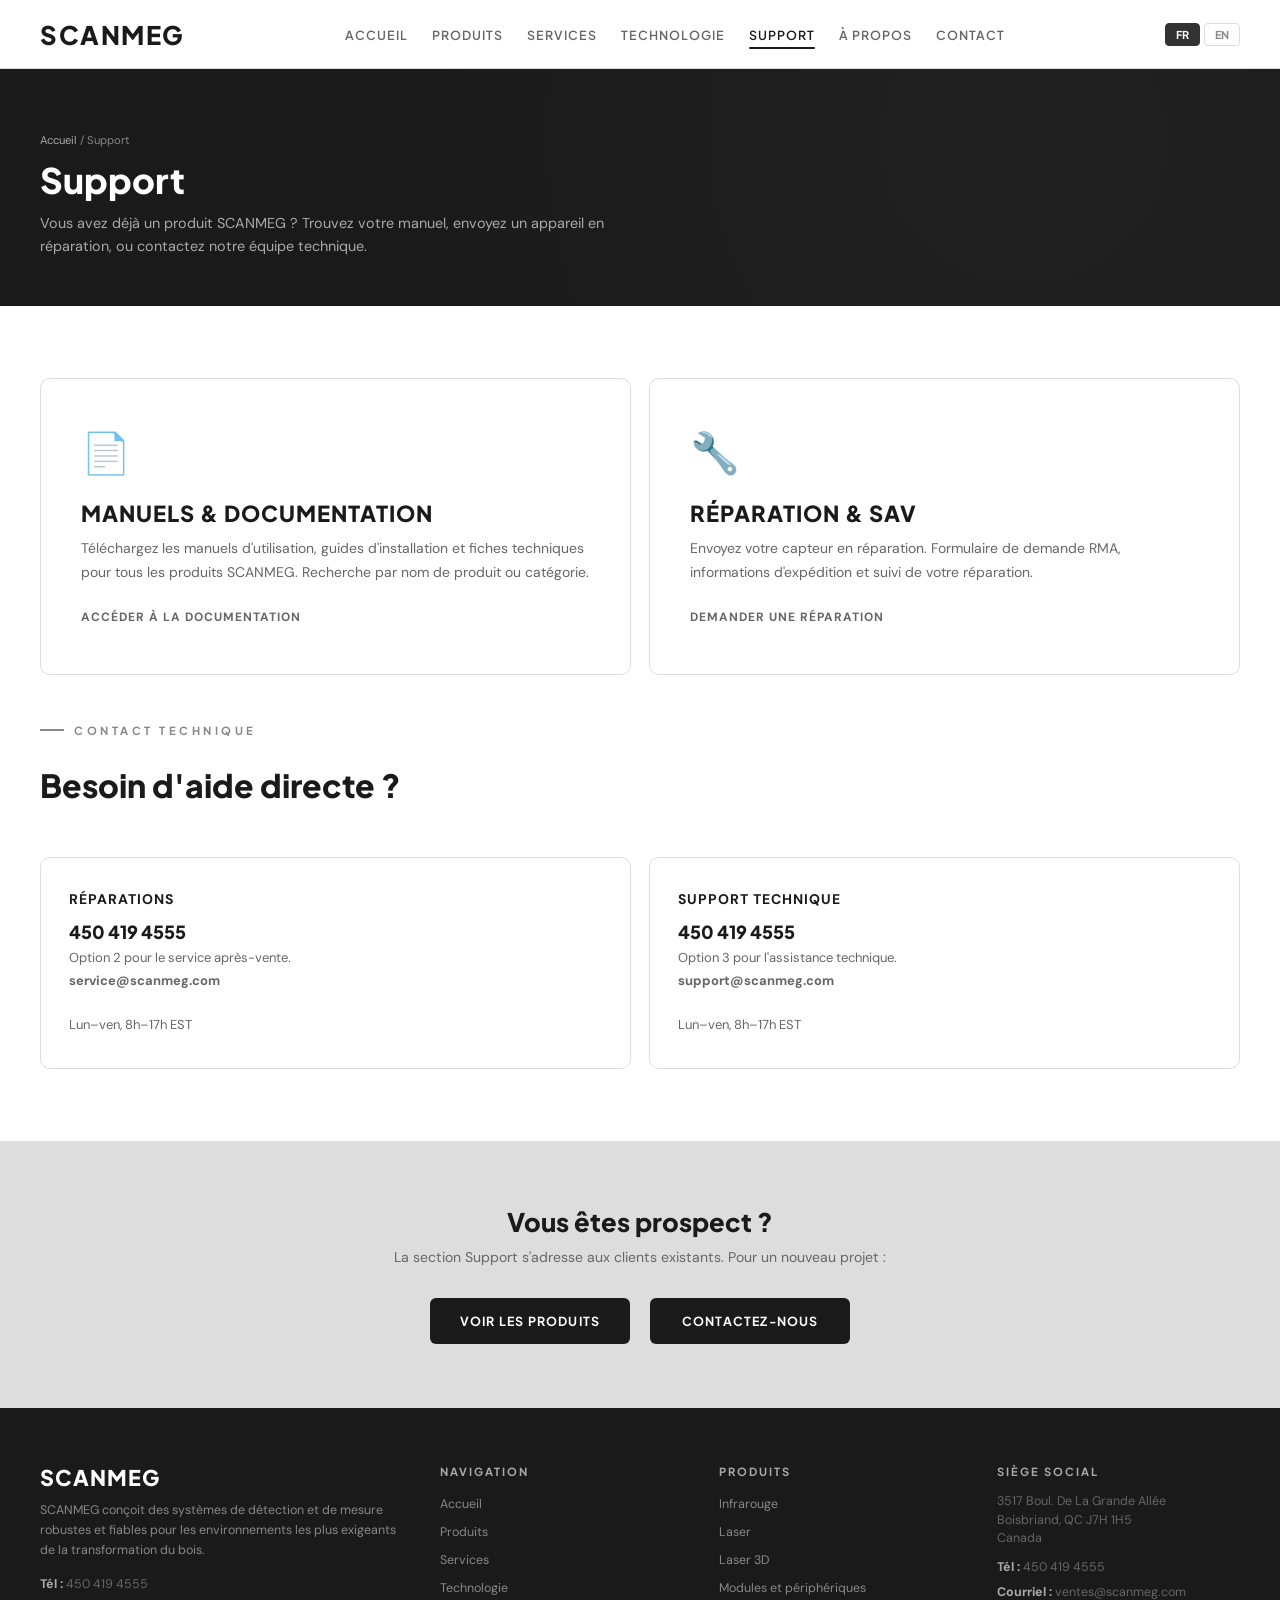
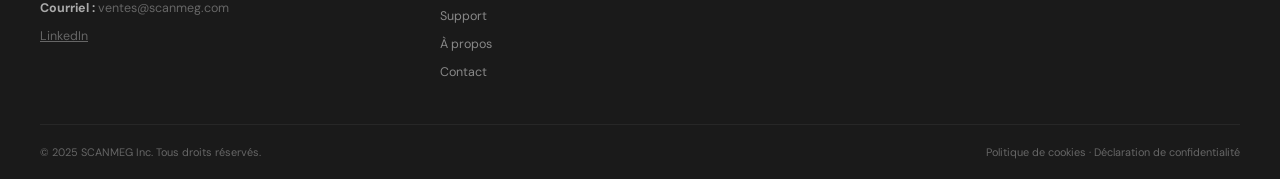
<file: support.html>
<!DOCTYPE html>
<html lang="fr">
<head>
<meta charset="UTF-8">
<meta name="viewport" content="width=device-width, initial-scale=1.0">
<title>SCANMEG — Support</title>
<link href="https://fonts.googleapis.com/css2?family=DM+Sans:ital,opsz,wght@0,9..40,300;0,9..40,400;0,9..40,500;0,9..40,600;0,9..40,700;0,9..40,800&family=Plus+Jakarta+Sans:wght@400;500;600;700;800&display=swap" rel="stylesheet">
<link rel="stylesheet" href="wireframe.css">
<style>
.support-cards { display:grid; grid-template-columns:1fr 1fr; gap:18px; margin-bottom:48px; }
.support-card-main { background:var(--white);border-radius:var(--radius-md); border:1px solid var(--slate-200); padding:48px 40px; text-decoration:none; color:var(--slate-600); display:block; }
.support-card-main:hover { border-color:var(--slate-500); }
.support-card-icon { font-size:40px; margin-bottom:20px; display:block; }
.support-card-main h3 { font-size:22px; font-family:var(--font-heading);font-weight:800; color:var(--navy); text-transform:uppercase; letter-spacing:1px; margin-bottom:10px; }
.support-card-main p { font-size:14px; color:var(--slate-600); line-height:1.7; margin-bottom:20px; }
.support-card-main .arrow { font-size:12px; font-weight:700; color:var(--slate-600); text-transform:uppercase; letter-spacing:1px; }
/* 2 encadrés seulement */
.contact-grid { display:grid; grid-template-columns:repeat(2,1fr); gap:18px; }
.contact-item { background:var(--white);border:1px solid var(--slate-200);border-radius:var(--radius-md); padding:32px 28px; }
.contact-item h4 { font-size:14px; font-weight:700; color:var(--navy); text-transform:uppercase; letter-spacing:1px; margin-bottom:12px; }
.contact-item p { font-size:13px; color:var(--slate-600); line-height:1.7; }
.contact-item a { color:var(--slate-600); text-decoration:none; font-weight:700; }
.contact-item .tel { font-size:18px; font-family:var(--font-heading);font-weight:800; color:var(--navy); display:block; margin-bottom:4px; }
@media(max-width:768px){
  .support-cards { grid-template-columns:1fr; }
  .contact-grid { grid-template-columns:1fr; }
}
</style>
</head>
<body>

<!-- ══════ HEADER ══════ -->
<header class="hdr">
  <div class="hdr-main">
    <a href="index.html" class="logo" style="text-decoration:none;">SCAN<em>MEG</em></a>
    <ul class="nav">
      <li><a href="index.html">Accueil</a></li>
      <li><a href="produits.html">Produits</a></li>
      <li><a href="services.html">Services</a></li>
      <li><a href="technologie.html">Technologie</a></li>
      <li><a href="support.html" class="on">Support</a></li>
      <li><a href="entreprise.html">À propos</a></li>
      <li><a href="contact.html">Contact</a></li>
      <li class="nav-lang"><div class="lang-sw"><button class="on">FR</button><button>EN</button></div></li>
    </ul>
    <div class="hdr-right">
      <div class="lang-sw"><button class="on">FR</button><button>EN</button></div>
      <div class="hamburger"><span></span><span></span><span></span></div>
    </div>
  </div>
</header>

<div class="pg-hdr">
  <div class="pg-hdr-in">
    <div class="pg-bc"><a href="index.html">Accueil</a> / Support</div>
    <h1>Support</h1>
    <p>Vous avez déjà un produit SCANMEG ? Trouvez votre manuel, envoyez un appareil en réparation, ou contactez notre équipe technique.</p>
  </div>
</div>

<section class="sec">
  <div class="sec-inner">

    <div class="support-cards">
      <a href="support-manuels.html" class="support-card-main">
        <span class="support-card-icon">📄</span>
        <h3>Manuels & documentation</h3>
        <p>Téléchargez les manuels d'utilisation, guides d'installation et fiches techniques pour tous les produits SCANMEG. Recherche par nom de produit ou catégorie.</p>
        <span class="arrow">Accéder à la documentation</span>
      </a>
      <a href="contact.html" class="support-card-main">
        <span class="support-card-icon">🔧</span>
        <h3>Réparation & SAV</h3>
        <p>Envoyez votre capteur en réparation. Formulaire de demande RMA, informations d'expédition et suivi de votre réparation.</p>
        <span class="arrow">Demander une réparation</span>
      </a>
    </div>

    <!-- Contact direct — 2 encadrés seulement (bureaux internationaux supprimés) -->
    <div class="sec-head" style="flex-direction:column;align-items:flex-start;">
      <p class="sec-label">Contact technique</p>
      <h2 class="sec-title">Besoin d'aide directe ?</h2>
    </div>
    <div class="contact-grid">
      <div class="contact-item">
        <h4>Réparations</h4>
        <span class="tel">450 419 4555</span>
        <p>Option 2 pour le service après-vente.<br>
        <a href="mailto:service@scanmeg.com">service@scanmeg.com</a><br><br>
        Lun–ven, 8h–17h EST</p>
      </div>
      <div class="contact-item">
        <h4>Support technique</h4>
        <span class="tel">450 419 4555</span>
        <p>Option 3 pour l'assistance technique.<br>
        <a href="mailto:support@scanmeg.com">support@scanmeg.com</a><br><br>
        Lun–ven, 8h–17h EST</p>
      </div>
    </div>

  </div>
</section>

<div class="cta">
  <h2>Vous êtes prospect ?</h2>
  <p>La section Support s'adresse aux clients existants. Pour un nouveau projet :</p>
  <div class="cta-btns">
    <a href="produits.html" class="btn btn-dark">Voir les produits</a>
    <a href="contact.html" class="btn btn-dark">Contactez-nous</a>
  </div>
</div>

<!-- ══════ FOOTER ══════ -->
<footer class="ftr">
  <div class="ftr-g">
    <div>
      <div class="ftr-brand">SCANMEG</div>
      <p class="ftr-desc">SCANMEG conçoit des systèmes de détection et de mesure robustes et fiables pour les environnements les plus exigeants de la transformation du bois.</p>
      <p class="ftr-info"><strong>Tél :</strong> 450 419 4555</p>
      <p class="ftr-info"><strong>Courriel :</strong> ventes@scanmeg.com</p>
      <a href="#" class="ftr-info">LinkedIn</a>
    </div>
    <div class="ftr-col">
      <h4>Navigation</h4>
      <ul>
        <li><a href="index.html">Accueil</a></li>
        <li><a href="produits.html">Produits</a></li>
        <li><a href="services.html">Services</a></li>
        <li><a href="technologie.html">Technologie</a></li>
        <li><a href="support.html">Support</a></li>
        <li><a href="entreprise.html">À propos</a></li>
        <li><a href="contact.html">Contact</a></li>
      </ul>
    </div>
    <div class="ftr-col">
      <h4>Produits</h4>
      <ul>
        <li><a href="categorie-infrarouge.html">Infrarouge</a></li>
        <li><a href="categorie-laser.html">Laser</a></li>
        <li><a href="categorie-laser3d.html">Laser 3D</a></li>
        <li><a href="categorie-modules.html">Modules et périphériques</a></li>
      </ul>
    </div>
    <div class="ftr-col">
      <h4>Siège social</h4>
      <p class="ftr-info">3517 Boul. De La Grande Allée<br>Boisbriand, QC J7H 1H5<br>Canada</p>
      <p class="ftr-info" style="margin-top:10px;"><strong>Tél :</strong> 450 419 4555</p>
      <p class="ftr-info"><strong>Courriel :</strong> ventes@scanmeg.com</p>
    </div>
  </div>
  <div class="ftr-bot">
    <span>© 2025 SCANMEG Inc. Tous droits réservés.</span>
    <span>Politique de cookies · Déclaration de confidentialité</span>
  </div>
</footer>
<script>
(function(){
  var btn = document.querySelector(".hamburger");
  var nav = document.querySelector(".nav");
  if(btn && nav){
    btn.addEventListener("click", function(){ nav.classList.toggle("open"); });
    document.addEventListener("click", function(e){
      if(!btn.contains(e.target) && !nav.contains(e.target)) nav.classList.remove("open");
    });
  }
})();
</script>
</body>
</html>
</file>
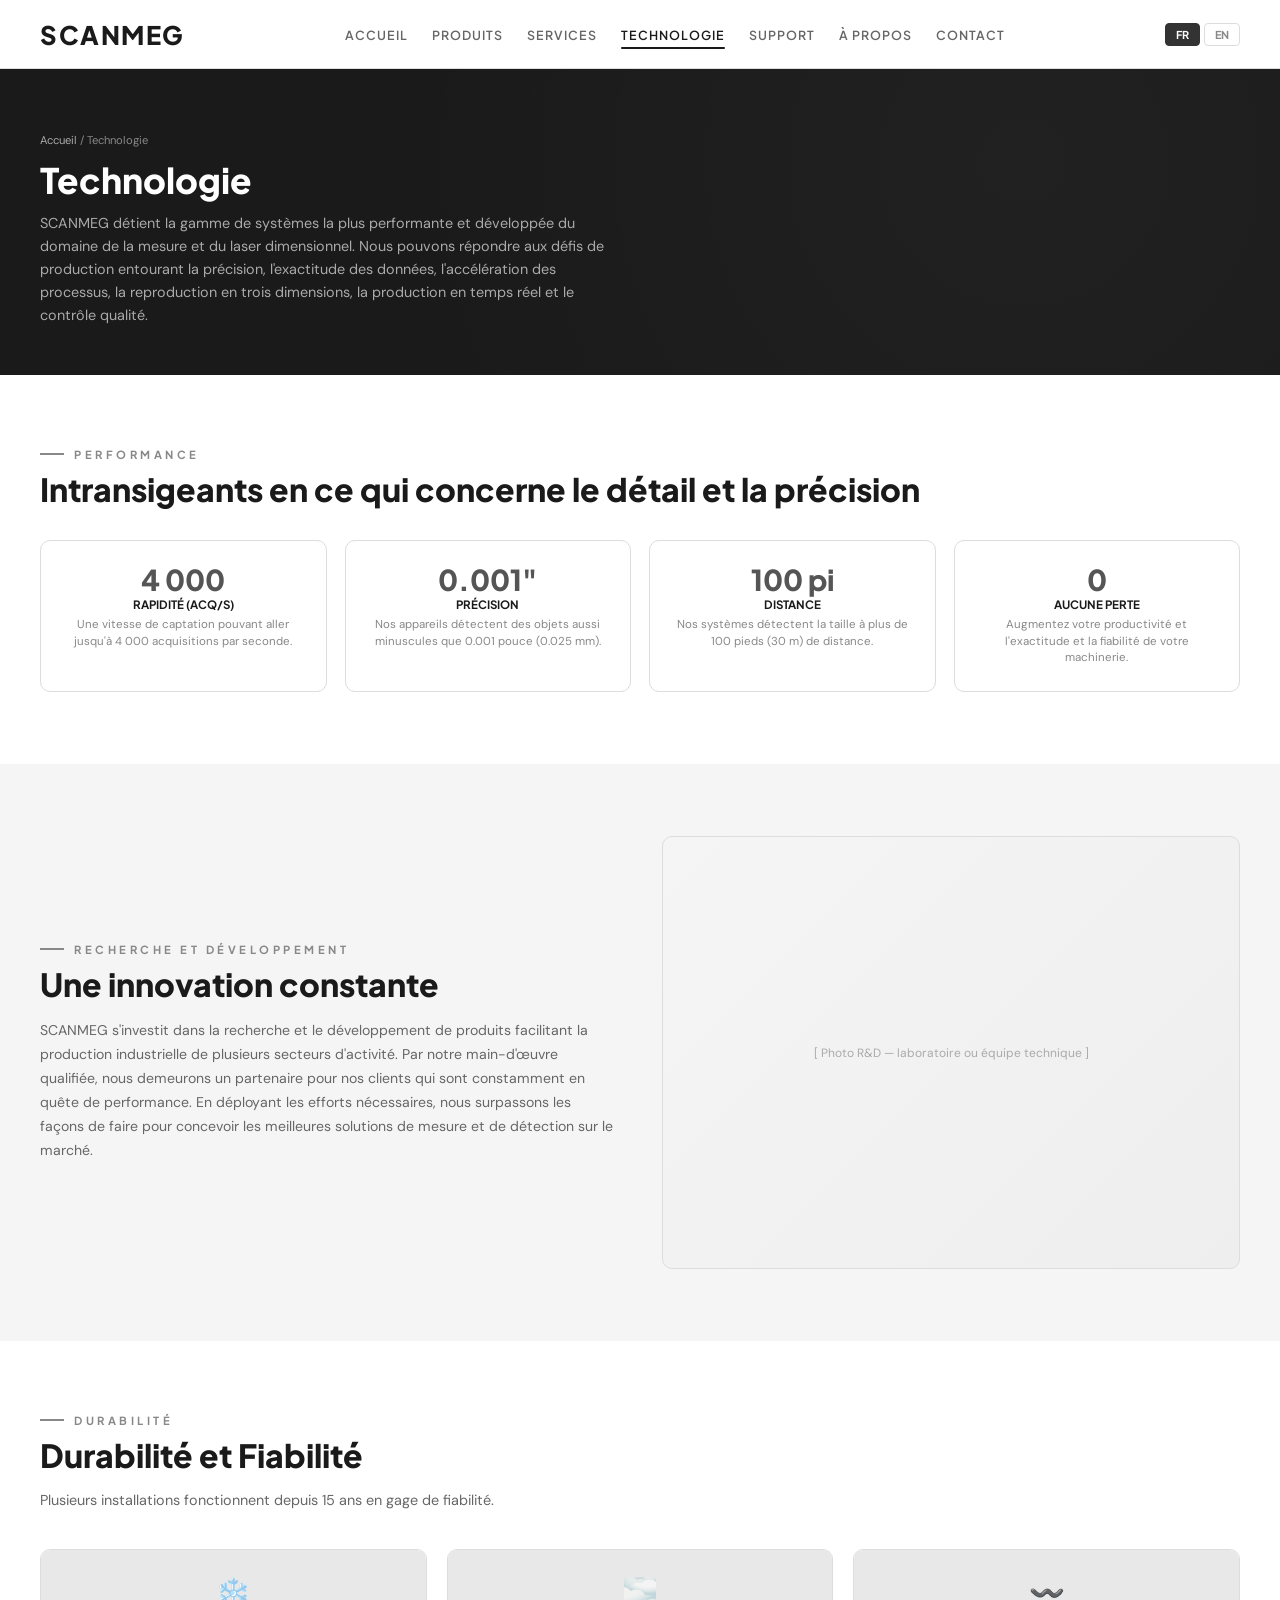
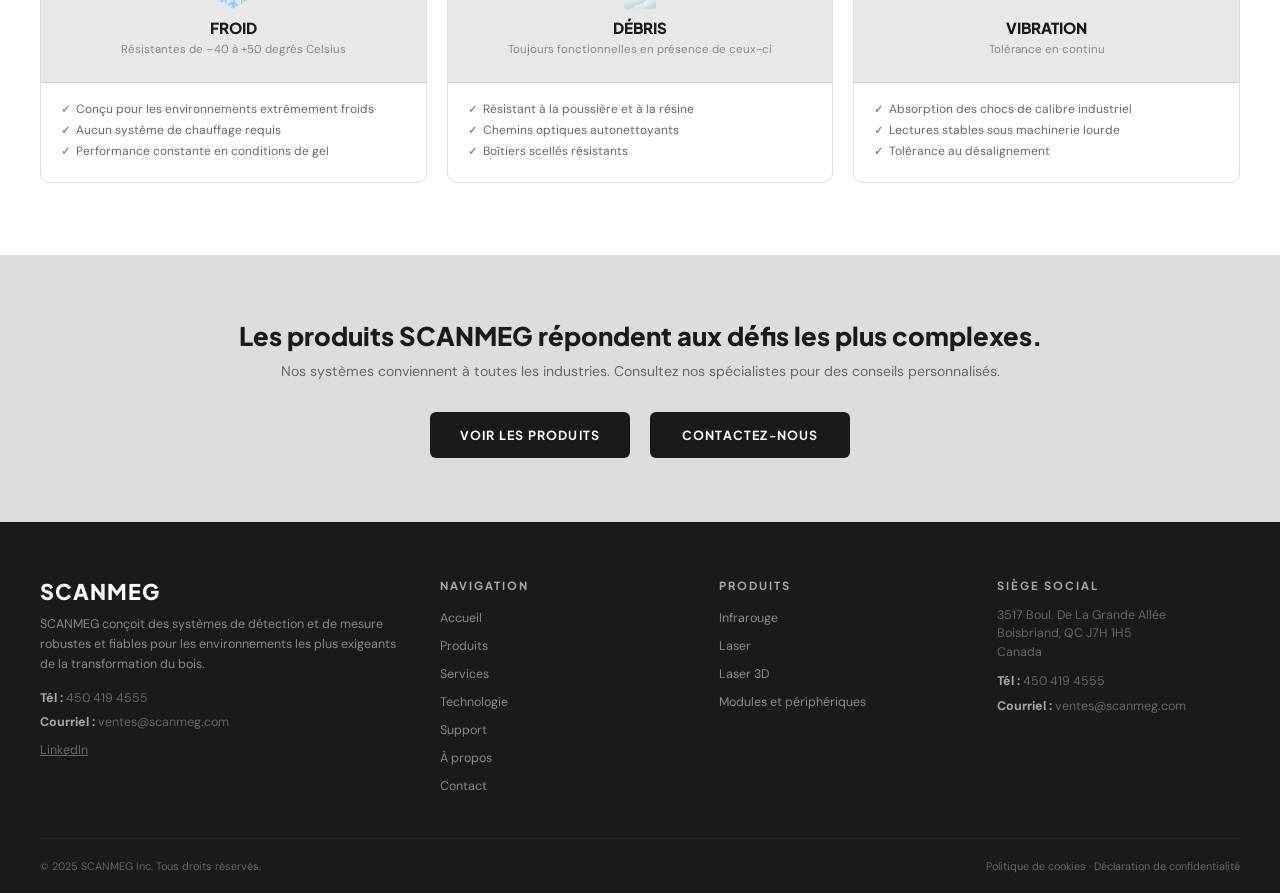
<file: technologie.html>
<!DOCTYPE html>
<html lang="fr">
<head>
<meta charset="UTF-8">
<meta name="viewport" content="width=device-width, initial-scale=1.0">
<title>SCANMEG — Technologie</title>
<link href="https://fonts.googleapis.com/css2?family=DM+Sans:ital,opsz,wght@0,9..40,300;0,9..40,400;0,9..40,500;0,9..40,600;0,9..40,700;0,9..40,800&family=Plus+Jakarta+Sans:wght@400;500;600;700;800&display=swap" rel="stylesheet">
<link rel="stylesheet" href="wireframe.css">
</head>
<body>

<!-- ══════ HEADER ══════ -->
<header class="hdr">
  <div class="hdr-main">
    <a href="index.html" class="logo" style="text-decoration:none;">SCAN<em>MEG</em></a>
    <ul class="nav">
      <li><a href="index.html">Accueil</a></li>
      <li><a href="produits.html">Produits</a></li>
      <li><a href="services.html">Services</a></li>
      <li><a href="technologie.html" class="on">Technologie</a></li>
      <li><a href="support.html">Support</a></li>
      <li><a href="entreprise.html">À propos</a></li>
      <li><a href="contact.html">Contact</a></li>
      <li class="nav-lang"><div class="lang-sw"><button class="on">FR</button><button>EN</button></div></li>
    </ul>
    <div class="hdr-right">
      <div class="lang-sw"><button class="on">FR</button><button>EN</button></div>
      <div class="hamburger"><span></span><span></span><span></span></div>
    </div>
  </div>
</header>


<!-- ══════ PAGE HEADER ══════ -->
<div class="pg-hdr">
  <div class="pg-hdr-in">
    <div class="pg-bc"><a href="index.html">Accueil</a> / Technologie</div>
    <h1>Technologie</h1>
    <p>SCANMEG détient la gamme de systèmes la plus performante et développée du domaine de la mesure et du laser dimensionnel. Nous pouvons répondre aux défis de production entourant la précision, l'exactitude des données, l'accélération des processus, la reproduction en trois dimensions, la production en temps réel et le contrôle qualité.</p>
  </div>
</div>


<!-- ══════ PERFORMANCE — 4 KPIs ══════ -->
<section class="sec">
  <div class="sec-inner">
    <div class="sec-label">Performance</div>
    <h2 class="sec-title">Intransigeants en ce qui concerne <em>le détail et la précision</em></h2>
    <div style="margin-bottom:32px;"></div>
    <div class="sp-g" style="grid-template-columns:repeat(4,1fr);">
      <div class="sp-c">
        <div class="sp-n">4 000</div>
        <div class="sp-l">Rapidité (acq/s)</div>
        <div class="sp-d">Une vitesse de captation pouvant aller jusqu'à 4 000 acquisitions par seconde.</div>
      </div>
      <div class="sp-c">
        <div class="sp-n">0.001"</div>
        <div class="sp-l">Précision</div>
        <div class="sp-d">Nos appareils détectent des objets aussi minuscules que 0.001 pouce (0.025 mm).</div>
      </div>
      <div class="sp-c">
        <div class="sp-n">100 pi</div>
        <div class="sp-l">Distance</div>
        <div class="sp-d">Nos systèmes détectent la taille à plus de 100 pieds (30 m) de distance.</div>
      </div>
      <div class="sp-c">
        <div class="sp-n">0</div>
        <div class="sp-l">Aucune perte</div>
        <div class="sp-d">Augmentez votre productivité et l'exactitude et la fiabilité de votre machinerie.</div>
      </div>
    </div>
  </div>
</section>


<!-- ══════ R&D — remplace le graphique de rendement ══════ -->
<section class="sec sec--gray">
  <div class="sec-inner">
    <div class="drow" style="margin-bottom:0;">
      <div>
        <div class="sec-label">Recherche et développement</div>
        <h2 class="sec-title">Une innovation <em>constante</em></h2>
        <p style="font-size:.88rem;line-height:1.7;color:var(--slate-600);margin-top:16px;">SCANMEG s'investit dans la recherche et le développement de produits facilitant la production industrielle de plusieurs secteurs d'activité. Par notre main-d'œuvre qualifiée, nous demeurons un partenaire pour nos clients qui sont constamment en quête de performance. En déployant les efforts nécessaires, nous surpassons les façons de faire pour concevoir les meilleures solutions de mesure et de détection sur le marché.</p>
      </div>
      <div class="drow-img">[ Photo R&D — laboratoire ou équipe technique ]</div>
    </div>
  </div>
</section>

<!-- Bloc Tabs technologie supprimé — redondant avec le catalogue produits -->

<!-- ══════ DURABILITÉ ET FIABILITÉ — migré depuis l'Accueil ══════ -->
<section class="sec">
  <div class="sec-inner">
    <div class="sec-label">Durabilité</div>
    <h2 class="sec-title">Durabilité <em>et Fiabilité</em></h2>
    <p class="sec-desc">Plusieurs installations fonctionnent depuis 15 ans en gage de fiabilité.</p>
    <div class="dur-g">
      <div class="dur-c">
        <div class="dur-h">
          <div class="ico">❄️</div>
          <h4>Froid</h4>
          <small>Résistantes de –40 à +50 degrés Celsius</small>
        </div>
        <div class="dur-b">
          <p>Conçu pour les environnements extrêmement froids</p>
          <p>Aucun système de chauffage requis</p>
          <p>Performance constante en conditions de gel</p>
        </div>
      </div>
      <div class="dur-c">
        <div class="dur-h">
          <div class="ico">🌫️</div>
          <h4>Débris</h4>
          <small>Toujours fonctionnelles en présence de ceux-ci</small>
        </div>
        <div class="dur-b">
          <p>Résistant à la poussière et à la résine</p>
          <p>Chemins optiques autonettoyants</p>
          <p>Boîtiers scellés résistants</p>
        </div>
      </div>
      <div class="dur-c">
        <div class="dur-h">
          <div class="ico">〰️</div>
          <h4>Vibration</h4>
          <small>Tolérance en continu</small>
        </div>
        <div class="dur-b">
          <p>Absorption des chocs de calibre industriel</p>
          <p>Lectures stables sous machinerie lourde</p>
          <p>Tolérance au désalignement</p>
        </div>
      </div>
    </div>
  </div>
</section>


<!-- ══════ CTA ══════ -->
<div class="cta">
  <h2>Les produits SCANMEG répondent aux défis les plus complexes.</h2>
  <p>Nos systèmes conviennent à toutes les industries. Consultez nos spécialistes pour des conseils personnalisés.</p>
  <div class="cta-btns">
    <a href="produits.html" class="btn btn-dark">Voir les produits</a>
    <a href="contact.html" class="btn btn-dark">Contactez-nous</a>
  </div>
</div>


<!-- ══════ FOOTER ══════ -->
<footer class="ftr">
  <div class="ftr-g">
    <div>
      <div class="ftr-brand">SCANMEG</div>
      <p class="ftr-desc">SCANMEG conçoit des systèmes de détection et de mesure robustes et fiables pour les environnements les plus exigeants de la transformation du bois.</p>
      <p class="ftr-info"><strong>Tél :</strong> 450 419 4555</p>
      <p class="ftr-info"><strong>Courriel :</strong> ventes@scanmeg.com</p>
      <a href="#" class="ftr-info">LinkedIn</a>
    </div>
    <div class="ftr-col">
      <h4>Navigation</h4>
      <ul>
        <li><a href="index.html">Accueil</a></li>
        <li><a href="produits.html">Produits</a></li>
        <li><a href="services.html">Services</a></li>
        <li><a href="technologie.html">Technologie</a></li>
        <li><a href="support.html">Support</a></li>
        <li><a href="entreprise.html">À propos</a></li>
        <li><a href="contact.html">Contact</a></li>
      </ul>
    </div>
    <div class="ftr-col">
      <h4>Produits</h4>
      <ul>
        <li><a href="categorie-infrarouge.html">Infrarouge</a></li>
        <li><a href="categorie-laser.html">Laser</a></li>
        <li><a href="categorie-laser3d.html">Laser 3D</a></li>
        <li><a href="categorie-modules.html">Modules et périphériques</a></li>
      </ul>
    </div>
    <div class="ftr-col">
      <h4>Siège social</h4>
      <p class="ftr-info">3517 Boul. De La Grande Allée<br>Boisbriand, QC J7H 1H5<br>Canada</p>
      <p class="ftr-info" style="margin-top:10px;"><strong>Tél :</strong> 450 419 4555</p>
      <p class="ftr-info"><strong>Courriel :</strong> ventes@scanmeg.com</p>
    </div>
  </div>
  <div class="ftr-bot">
    <span>© 2025 SCANMEG Inc. Tous droits réservés.</span>
    <span>Politique de cookies · Déclaration de confidentialité</span>
  </div>
</footer>

<script>
(function(){
  var btn = document.querySelector(".hamburger");
  var nav = document.querySelector(".nav");
  if(btn && nav){
    btn.addEventListener("click", function(){ nav.classList.toggle("open"); });
    document.addEventListener("click", function(e){
      if(!btn.contains(e.target) && !nav.contains(e.target)) nav.classList.remove("open");
    });
  }
})();
</script>
</body>
</html>
</file>
<file: wireframe.css>
/* ══════════════════════════════════════════
   SCANMEG — WIREFRAME CSS PARTAGÉ (N&B)
   Référencé par chaque page HTML via :
   <link rel="stylesheet" href="wireframe.css">
   ══════════════════════════════════════════ */

/* ── Tokens ── */
:root {
  --brand: #555;
  --brand-dark: #333;
  --brand-light: #ddd;
  --brand-pale: #f2f2f2;
  --navy: #1a1a1a;
  --navy-light: #2a2a2a;
  --slate-900: #1a1a1a;
  --slate-800: #333;
  --slate-700: #4a4a4a;
  --slate-600: #666;
  --slate-500: #888;
  --slate-400: #aaa;
  --slate-300: #ccc;
  --slate-200: #ddd;
  --slate-100: #eee;
  --slate-50: #f5f5f5;
  --white: #fff;
  --font-heading: 'Plus Jakarta Sans', sans-serif;
  --font-body: 'DM Sans', sans-serif;
  --shadow-xs: 0 1px 2px rgba(0,0,0,.04);
  --shadow-sm: 0 2px 8px rgba(0,0,0,.06);
  --shadow-md: 0 4px 16px rgba(0,0,0,.08);
  --shadow-lg: 0 8px 32px rgba(0,0,0,.1);
  --radius-sm: 6px;
  --radius-md: 10px;
  --radius-lg: 16px;
  --ease: cubic-bezier(.4,0,.2,1);
}
*,*::before,*::after { margin:0; padding:0; box-sizing:border-box; }
html { scroll-behavior:smooth; font-size:16px; }
body { font-family:var(--font-body); background:var(--white); color:var(--slate-800); overflow-x:hidden; }
img { max-width:100%; display:block; }

/* ══════ HEADER ══════ */
.hdr { background:var(--white); border-bottom:1px solid var(--slate-200); position:sticky; top:0; z-index:100; }
.hdr-top { background:var(--navy); padding:7px 40px; display:flex; justify-content:space-between; align-items:center; font-size:.72rem; color:var(--slate-400); }
.hdr-top a { color:#aaa; text-decoration:none; }
.hdr-main { padding:0 40px; display:flex; justify-content:space-between; align-items:center; height:68px; position:relative; }
.logo { font-family:var(--font-heading); font-weight:800; font-size:1.6rem; color:var(--navy); letter-spacing:1.5px; }
.logo em { font-style:normal; color:var(--navy); }
.nav { display:flex; gap:24px; list-style:none; }
.nav a { font-family:var(--font-heading); font-size:.78rem; font-weight:600; text-transform:uppercase; letter-spacing:1px; color:var(--slate-600); text-decoration:none; padding:4px 0; position:relative; transition:.2s; }
.nav a:hover { color:var(--navy); }
.nav a.on { color:var(--navy); }
.nav a.on::after { content:''; position:absolute; bottom:-2px; left:0; right:0; height:2px; background:var(--navy); border-radius:2px; }
.hdr-right { display:flex; align-items:center; gap:14px; }
.hdr-btns { display:flex; gap:8px; }
@media(max-width:1024px){ .hdr-btns { display:none; } }
.lang-sw { display:flex; gap:4px; }
.lang-sw button { font-family:var(--font-heading); font-size:.68rem; font-weight:700; padding:4px 10px; border-radius:4px; border:1px solid var(--slate-200); background:var(--white); color:var(--slate-500); cursor:pointer; transition:.15s; }
.lang-sw button.on { background:var(--slate-800); border-color:var(--slate-800); color:var(--white); }
.hamburger { display:none; flex-direction:column; gap:4px; cursor:pointer; }
.hamburger span { width:20px; height:2px; background:var(--slate-600); border-radius:2px; }

/* ══════ BUTTONS ══════ */
.btn { font-family:var(--font-heading); font-size:.78rem; font-weight:700; text-transform:uppercase; letter-spacing:1.2px; padding:13px 28px; border-radius:var(--radius-sm); border:2px solid transparent; cursor:pointer; text-decoration:none; display:inline-flex; align-items:center; gap:8px; transition:.2s var(--ease); white-space:nowrap; }
.btn-dark { background:var(--navy); color:var(--white); }
.btn-dark:hover { background:var(--navy-light); }
.btn-outline { background:transparent; border-color:var(--slate-300); color:var(--slate-700); }
.btn-outline:hover { border-color:var(--slate-600); color:var(--navy); }
.btn-white { background:var(--white); color:var(--navy); border-color:var(--slate-200); }
.btn-white:hover { background:var(--slate-50); }

/* ══════ HERO ══════ */
.hero { position:relative; background:linear-gradient(135deg,#1a1a1a 0%,#2a2a2a 60%,#333 100%); padding:80px 40px 72px; overflow:hidden; }
.hero::before { content:''; position:absolute; top:-50%; right:-20%; width:80%; height:200%; background:radial-gradient(ellipse,rgba(255,255,255,.03),transparent 70%); pointer-events:none; }
.hero-inner { max-width:1200px; margin:0 auto; display:grid; grid-template-columns:1.1fr .9fr; gap:56px; align-items:center; position:relative; z-index:1; }
.hero-label { font-family:var(--font-heading); font-size:.72rem; font-weight:700; text-transform:uppercase; letter-spacing:4px; color:#aaa; margin-bottom:14px; display:flex; align-items:center; gap:10px; }
.hero-label::before { content:''; width:32px; height:2px; background:#aaa; }
.hero h1 { font-family:var(--font-heading); font-size:2.7rem; font-weight:800; line-height:1.12; color:var(--white); margin-bottom:20px; }
.hero h1 em { font-style:normal; color:var(--white); }
.hero-text { font-size:.92rem; line-height:1.75; color:var(--slate-400); margin-bottom:28px; max-width:520px; }
.hero-btns { display:flex; gap:12px; flex-wrap:wrap; }
.hero-visual { display:flex; align-items:center; justify-content:center; position:relative; }
.hero-badge { position:absolute; top:16px; right:-8px; background:#444; color:var(--white); font-family:var(--font-heading); font-weight:800; font-size:.65rem; letter-spacing:1px; text-transform:uppercase; padding:8px 18px; border-radius:var(--radius-sm); box-shadow:var(--shadow-md); }

/* ══════ PLACEHOLDER IMAGE ══════ */
.ph { width:100%; aspect-ratio:4/3; max-width:460px; background:rgba(255,255,255,.04); border:1px solid rgba(255,255,255,.08); border-radius:var(--radius-md); display:flex; align-items:center; justify-content:center; flex-direction:column; gap:8px; color:var(--slate-500); font-size:.75rem; text-align:center; padding:20px; }
.ph svg { opacity:.25; }
.ph--light { background:var(--slate-50); border-color:var(--slate-200); color:var(--slate-400); }

/* ══════ KPI BAR ══════ */
.kpi { background:#e8e8e8; border-top:3px solid #999; padding:36px 40px; }
.kpi-row { max-width:1200px; margin:0 auto; display:grid; grid-template-columns:repeat(4,1fr); gap:24px; text-align:center; }
.kpi-n { font-family:var(--font-heading); font-size:2.2rem; font-weight:800; color:var(--navy); line-height:1; }
.kpi-l { font-size:.72rem; font-weight:600; text-transform:uppercase; letter-spacing:1px; color:var(--slate-600); margin-top:4px; }

/* ══════ SECTIONS ══════ */
.sec { padding:72px 40px; }
.sec--gray { background:var(--slate-50); }
.sec--dark { background:var(--navy); color:var(--slate-300); }
.sec-inner { max-width:1200px; margin:0 auto; }
.sec-label { font-family:var(--font-heading); font-size:.7rem; font-weight:700; text-transform:uppercase; letter-spacing:3.5px; color:#888; margin-bottom:10px; display:flex; align-items:center; gap:10px; }
.sec-label::before { content:''; width:24px; height:2px; background:currentColor; }
.sec-title { font-family:var(--font-heading); font-size:2rem; font-weight:800; line-height:1.15; color:var(--navy); margin-bottom:14px; }
.sec--dark .sec-title { color:var(--white); }
.sec-title em { font-style:normal; color:var(--navy); }
.sec--dark .sec-title em { color:var(--white); }
.sec-desc { font-size:.9rem; line-height:1.7; color:var(--slate-600); max-width:620px; margin-bottom:36px; }
.sec--dark .sec-desc { color:var(--slate-400); }
.sec-head { display:flex; justify-content:space-between; align-items:flex-end; margin-bottom:40px; flex-wrap:wrap; gap:20px; }

/* ══════ CATEGORY CARDS ══════ */
.cat-g { display:grid; grid-template-columns:repeat(4,1fr); gap:18px; }
.cat-g--2col { grid-template-columns:repeat(2,1fr); gap:24px; }
.cat-g--3col { grid-template-columns:repeat(3,1fr); gap:20px; }
.cat-c { background:var(--white); border:1px solid var(--slate-200); border-radius:var(--radius-md); overflow:hidden; transition:.25s var(--ease); cursor:pointer; }
.cat-c:hover { border-color:#999; box-shadow:var(--shadow-md); transform:translateY(-3px); }
.cat-c-img { aspect-ratio:4/3; background:linear-gradient(135deg,var(--slate-50),var(--slate-100)); display:flex; align-items:center; justify-content:center; color:var(--slate-400); font-size:.72rem; border-bottom:1px solid var(--slate-100); }
.cat-c-body { padding:18px; }
.cat-c h3 { font-family:var(--font-heading); font-size:.95rem; font-weight:700; color:var(--navy); margin-bottom:6px; }
.cat-c p { font-size:.78rem; line-height:1.55; color:var(--slate-600); }
.cat-c-meta { font-family:var(--font-heading); font-size:.68rem; font-weight:600; color:var(--slate-400); letter-spacing:.3px; margin-bottom:12px; padding-top:10px; border-top:1px solid var(--slate-100); }
.cat-c-link { display:inline-flex; align-items:center; gap:4px; margin-top:10px; font-family:var(--font-heading); font-size:.68rem; font-weight:700; text-transform:uppercase; letter-spacing:1px; color:var(--slate-600); text-decoration:none; }
.cat-c-link:hover { color:var(--navy); }

/* ══════ ICON SERVICE CARDS ══════ */
.svc-g { display:grid; grid-template-columns:repeat(3,1fr); gap:20px; }
.svc-c { background:var(--white); border:1px solid var(--slate-200); border-radius:var(--radius-md); padding:28px 24px; transition:.25s var(--ease); }
.sec--dark .svc-c { background:var(--navy-light); border-color:rgba(255,255,255,.06); }
.svc-c:hover { border-color:#999; box-shadow:var(--shadow-sm); transform:translateY(-2px); }
.svc-ico { width:44px; height:44px; border-radius:var(--radius-sm); background:#e8e8e8; border:1px solid #ccc; display:flex; align-items:center; justify-content:center; font-size:1.1rem; margin-bottom:16px; }
.sec--dark .svc-ico { background:rgba(255,255,255,.08); border-color:rgba(255,255,255,.12); }
.svc-c h3 { font-family:var(--font-heading); font-size:.85rem; font-weight:700; color:var(--navy); margin-bottom:8px; }
.sec--dark .svc-c h3 { color:var(--white); }
.svc-c p { font-size:.78rem; line-height:1.6; color:var(--slate-500); }

/* ══════ ADVANTAGES ══════ */
.adv-g { display:grid; grid-template-columns:repeat(3,1fr); gap:28px; }
.adv-i { display:flex; gap:14px; }
.adv-n { font-family:var(--font-heading); font-size:2rem; font-weight:800; color:#999; line-height:1; min-width:40px; }
.adv-i h4 { font-family:var(--font-heading); font-size:.82rem; font-weight:700; color:var(--navy); margin-bottom:5px; }
.adv-i p { font-size:.78rem; line-height:1.55; color:var(--slate-600); }

/* ══════ TESTIMONIAL ══════ */
.testi { background:var(--white); border:1px solid var(--slate-200); border-left:4px solid #999; border-radius:0 var(--radius-md) var(--radius-md) 0; padding:36px; max-width:820px; margin:0 auto; }
.sec--dark .testi { background:var(--navy-light); border-color:rgba(255,255,255,.06); border-left-color:#888; }
.testi q { display:block; font-size:.9rem; line-height:1.8; color:var(--slate-600); font-style:italic; margin-bottom:16px; }
.sec--dark .testi q { color:var(--slate-400); }
.testi-auth { font-family:var(--font-heading); font-size:.78rem; font-weight:700; color:#888; }

/* ══════ CTA BAND ══════ */
.cta { background:#ddd; padding:64px 40px; text-align:center; }
.cta h2 { font-family:var(--font-heading); font-size:1.6rem; font-weight:800; color:var(--navy); margin-bottom:10px; }
.cta p { color:var(--slate-600); margin-bottom:32px; font-size:.88rem; }
.cta-btns { display:flex; flex-direction:row; gap:20px; justify-content:center; flex-wrap:wrap; }
.cta-btns .btn { justify-content:center; }
.cta-btns .btn { min-width:200px; justify-content:center; }

/* ══════ FOOTER ══════ */
.ftr { background:var(--navy); padding:56px 40px 20px; }
.ftr-g { max-width:1200px; margin:0 auto; display:grid; grid-template-columns:1.5fr 1fr 1fr 1fr; gap:36px; margin-bottom:36px; }
.ftr-brand { font-family:var(--font-heading); font-weight:800; font-size:1.35rem; color:var(--white); letter-spacing:1px; margin-bottom:10px; }
.ftr-desc { font-size:.78rem; line-height:1.6; color:var(--slate-500); margin-bottom:14px; }
.ftr-col h4 { font-family:var(--font-heading); font-size:.7rem; font-weight:700; text-transform:uppercase; letter-spacing:2px; color:var(--slate-400); margin-bottom:14px; }
.ftr-col ul { list-style:none; }
.ftr-col li { margin-bottom:7px; }
.ftr-col a { font-size:.78rem; color:var(--slate-500); text-decoration:none; transition:.15s; }
.ftr-col a:hover { color:var(--white); }
.ftr-info { font-size:.78rem; color:var(--slate-600); margin-bottom:6px; line-height:1.5; }
.ftr-info strong { color:var(--slate-400); }
.ftr-bot { max-width:1200px; margin:0 auto; padding-top:20px; border-top:1px solid rgba(255,255,255,.06); display:flex; justify-content:space-between; font-size:.68rem; color:var(--slate-600); }

/* ══════ PAGE HEADER ══════ */
.pg-hdr { background:var(--navy); padding:64px 40px 48px; position:relative; overflow:hidden; }
.pg-hdr::before { content:''; position:absolute; inset:0; background:radial-gradient(circle at 80% 30%,rgba(255,255,255,.03),transparent 60%); }
.pg-hdr-in { max-width:1200px; margin:0 auto; position:relative; z-index:1; }
.pg-bc { font-size:.7rem; color:var(--slate-500); margin-bottom:10px; }
.pg-bc a { color:#aaa; text-decoration:none; }
.pg-hdr h1 { font-family:var(--font-heading); font-size:2.2rem; font-weight:800; color:var(--white); margin-bottom:10px; }
.pg-hdr p { font-size:.9rem; color:var(--slate-400); max-width:580px; line-height:1.6; }

/* ══════ PRODUCT GRID ══════ */
.p-grid { display:grid; grid-template-columns:repeat(4,1fr); gap:18px; }
.p-card { background:var(--white); border:1px solid var(--slate-200); border-radius:var(--radius-md); overflow:hidden; transition:.25s var(--ease); cursor:pointer; }
.p-card:hover { border-color:#999; box-shadow:var(--shadow-md); }
.p-card-img { aspect-ratio:1; background:var(--slate-50); display:flex; align-items:center; justify-content:center; color:var(--slate-400); font-size:.68rem; position:relative; border-bottom:1px solid var(--slate-100); }
.p-badge { position:absolute; top:8px; left:8px; font-family:var(--font-heading); font-size:.58rem; font-weight:700; text-transform:uppercase; letter-spacing:.8px; padding:3px 8px; background:#555; color:var(--white); border-radius:3px; }
.p-card-body { padding:14px; }
.p-card-cat { font-size:.6rem; text-transform:uppercase; letter-spacing:.8px; color:#888; font-weight:600; margin-bottom:3px; }
.p-card h3 { font-family:var(--font-heading); font-size:.88rem; font-weight:700; color:var(--navy); margin-bottom:5px; }
.p-card p { font-size:.72rem; color:var(--slate-500); line-height:1.5; margin-bottom:10px; }
.p-card-act { font-family:var(--font-heading); font-size:.65rem; font-weight:700; text-transform:uppercase; letter-spacing:.8px; color:var(--slate-600); text-decoration:none; }

/* ══════ DETAIL ROW ══════ */
.drow { display:grid; grid-template-columns:1fr 1fr; gap:44px; align-items:center; margin-bottom:56px; }
.drow.rev { direction:rtl; }
.drow.rev>* { direction:ltr; }
.drow-img { aspect-ratio:4/3; background:linear-gradient(135deg,var(--slate-50),var(--slate-100)); border-radius:var(--radius-md); border:1px solid var(--slate-200); display:flex; align-items:center; justify-content:center; color:var(--slate-400); font-size:.75rem; }
.drow h3 { font-family:var(--font-heading); font-size:1.3rem; font-weight:800; color:var(--navy); margin-bottom:14px; }
.drow p { font-size:.85rem; line-height:1.7; color:var(--slate-600); }

/* ══════ TECH TABS ══════ */
.tt { display:flex; gap:4px; margin-bottom:28px; flex-wrap:wrap; }
.tt-btn { font-family:var(--font-heading); font-size:.72rem; font-weight:700; text-transform:uppercase; letter-spacing:1px; padding:10px 22px; border:none; border-radius:var(--radius-sm) var(--radius-sm) 0 0; background:var(--navy-light); color:var(--slate-500); cursor:pointer; transition:.15s; }
.tt-btn:hover { color:var(--white); }
.tt-btn.on { background:#555; color:var(--white); }
.tt-panel { background:var(--navy-light); border:1px solid rgba(255,255,255,.06); border-radius:0 var(--radius-md) var(--radius-md) var(--radius-md); padding:36px; }
.tt-grid { display:grid; grid-template-columns:1fr 1fr; gap:36px; align-items:center; }
.tt-panel h3 { font-family:var(--font-heading); font-size:1.2rem; font-weight:800; color:var(--white); margin-bottom:12px; }
.tt-panel p { font-size:.84rem; line-height:1.7; color:var(--slate-400); margin-bottom:16px; }
.tt-list { list-style:none; display:flex; gap:6px; flex-wrap:wrap; }
.tt-list li { font-family:var(--font-heading); font-size:.65rem; font-weight:600; text-transform:uppercase; padding:5px 12px; background:rgba(255,255,255,.06); border:1px solid rgba(255,255,255,.1); border-radius:4px; color:#bbb; }

/* ══════ SPECS ══════ */
.sp-g { display:grid; grid-template-columns:repeat(3,1fr); gap:18px; }
.sp-c { background:var(--white); border:1px solid var(--slate-200); border-radius:var(--radius-md); padding:24px 20px; text-align:center; transition:.15s; }
.sp-c:hover { border-color:#999; }
.sp-n { font-family:var(--font-heading); font-size:1.8rem; font-weight:800; color:#555; line-height:1; margin-bottom:3px; }
.sp-l { font-family:var(--font-heading); font-size:.72rem; font-weight:700; text-transform:uppercase; color:var(--navy); margin-bottom:5px; }
.sp-d { font-size:.72rem; color:var(--slate-500); line-height:1.45; }

/* ══════ DURABILITY ══════ */
.dur-g { display:grid; grid-template-columns:repeat(3,1fr); gap:20px; }
.dur-c { background:var(--white); border:1px solid var(--slate-200); border-radius:var(--radius-md); overflow:hidden; transition:.15s; }
.sec--dark .dur-c { background:var(--navy-light); border-color:rgba(255,255,255,.06); }
.dur-c:hover { border-color:#999; }
.dur-h { background:#e8e8e8; padding:24px 20px; text-align:center; border-bottom:1px solid #ccc; }
.sec--dark .dur-h { background:rgba(255,255,255,.05); border-color:rgba(255,255,255,.08); }
.dur-h .ico { font-size:1.8rem; margin-bottom:6px; }
.dur-h h4 { font-family:var(--font-heading); font-size:.95rem; font-weight:800; color:var(--navy); text-transform:uppercase; }
.sec--dark .dur-h h4 { color:var(--white); }
.dur-h small { font-size:.72rem; color:var(--slate-500); }
.dur-b { padding:18px 20px; }
.dur-b p { font-size:.75rem; color:var(--slate-600); margin-bottom:5px; display:flex; align-items:center; gap:6px; }
.sec--dark .dur-b p { color:var(--slate-400); }
.dur-b p::before { content:'✓'; color:#888; font-weight:700; font-size:.7rem; }

/* ══════ INDUSTRIES ══════ */
.ind-g { display:grid; grid-template-columns:repeat(2,1fr); gap:20px; }
.ind-c { display:grid; grid-template-columns:130px 1fr; background:var(--white); border:1px solid var(--slate-200); border-radius:var(--radius-md); overflow:hidden; transition:.15s; }
.ind-c:hover { border-color:#999; box-shadow:var(--shadow-sm); }
.ind-c-img { background:var(--slate-50); display:flex; align-items:center; justify-content:center; color:var(--slate-400); font-size:.65rem; }
.ind-c-body { padding:20px; }
.ind-c h3 { font-family:var(--font-heading); font-size:.95rem; font-weight:700; color:var(--navy); margin-bottom:6px; }
.ind-c p { font-size:.76rem; line-height:1.6; color:var(--slate-600); }

/* ══════ TIMELINE ══════ */
.tl { position:relative; padding:32px 0; }
.tl::before { content:''; position:absolute; left:50%; top:0; bottom:0; width:2px; background:#ccc; transform:translateX(-50%); }
.tl-item { display:flex; margin-bottom:36px; position:relative; }
.tl-item:nth-child(odd) { justify-content:flex-start; padding-right:52%; }
.tl-item:nth-child(even) { justify-content:flex-end; padding-left:52%; }
.tl-dot { position:absolute; left:50%; transform:translateX(-50%); width:14px; height:14px; background:#888; border:3px solid var(--white); border-radius:50%; z-index:1; box-shadow:var(--shadow-sm); }
.tl-box { background:var(--white); border:1px solid var(--slate-200); border-radius:var(--radius-md); padding:18px; }
.tl-yr { font-family:var(--font-heading); font-size:1.2rem; font-weight:800; color:#555; margin-bottom:3px; }
.tl-box p { font-size:.78rem; color:var(--slate-600); line-height:1.5; }

/* ══════ CONTACT ══════ */
.ct-g { display:grid; grid-template-columns:1fr 1fr; gap:44px; }
.fg { margin-bottom:18px; }
.fg label { font-family:var(--font-heading); font-size:.68rem; font-weight:600; text-transform:uppercase; letter-spacing:.8px; color:var(--slate-600); display:block; margin-bottom:5px; }
.fg input,.fg textarea,.fg select { width:100%; padding:11px 14px; border:1px solid var(--slate-200); border-radius:var(--radius-sm); font-family:var(--font-body); font-size:.84rem; color:var(--navy); background:var(--white); transition:.15s; }
.fg input:focus,.fg textarea:focus,.fg select:focus { outline:none; border-color:var(--slate-600); box-shadow:0 0 0 3px rgba(0,0,0,.05); }
.fg textarea { resize:vertical; min-height:110px; }
.off-g { display:grid; grid-template-columns:1fr 1fr; gap:16px; }
.off-c { background:var(--slate-50); border-radius:var(--radius-md); padding:20px; border:1px solid var(--slate-100); }
.off-c h4 { font-family:var(--font-heading); font-size:.78rem; font-weight:700; color:var(--navy); margin-bottom:8px; }
.off-c p { font-size:.72rem; color:var(--slate-600); line-height:1.55; }
.off-c a { color:var(--slate-600); text-decoration:none; }

/* ══════ QUOTE PAGE ══════ */
.qt-g { display:grid; grid-template-columns:1.2fr .8fr; gap:44px; align-items:flex-start; }
.qt-side { background:var(--navy); border-radius:var(--radius-md); padding:36px; }
.qt-side h3 { font-family:var(--font-heading); font-size:1.05rem; font-weight:800; color:var(--white); margin-bottom:18px; }
.qt-step { display:flex; gap:14px; margin-bottom:20px; }
.qt-num { width:32px; height:32px; min-width:32px; background:#555; border-radius:50%; display:flex; align-items:center; justify-content:center; font-family:var(--font-heading); font-weight:800; color:var(--white); font-size:.8rem; }
.qt-step h4 { font-family:var(--font-heading); font-size:.78rem; font-weight:700; color:var(--white); margin-bottom:3px; }
.qt-step p { font-size:.72rem; color:var(--slate-500); line-height:1.45; }

/* ══════ GALLERY ══════ */
.gal { display:grid; grid-template-columns:repeat(4,1fr); gap:10px; }
.gal-ph { aspect-ratio:1; background:var(--slate-50); border:1px solid var(--slate-200); border-radius:var(--radius-sm); display:flex; align-items:center; justify-content:center; color:var(--slate-400); font-size:.65rem; }

/* ══════════════════════════════════════════
   RESPONSIVE
   ══════════════════════════════════════════ */
@media (max-width:1024px) {
  .hero-inner { grid-template-columns:1fr; }
  .hero-visual { display:none; }
  .cat-g { grid-template-columns:repeat(2,1fr); }
  .cat-g--2col { grid-template-columns:1fr; }
  .svc-g { grid-template-columns:repeat(2,1fr); }
  .adv-g { grid-template-columns:repeat(2,1fr); }
  .p-grid { grid-template-columns:repeat(2,1fr); }
  .sp-g { grid-template-columns:repeat(2,1fr); }
  .dur-g { grid-template-columns:1fr 1fr; }
  .drow { grid-template-columns:1fr; gap:24px; }
  .drow.rev { direction:ltr; }
  .tt-grid { grid-template-columns:1fr; }
  .ct-g { grid-template-columns:1fr; }
  .qt-g { grid-template-columns:1fr; }
  .ftr-g { grid-template-columns:1fr 1fr; }
  .kpi-row { grid-template-columns:repeat(2,1fr); }
  .ind-g { grid-template-columns:1fr; }
}
@media (max-width:640px) {
  .hdr-top { display:none; }
  .nav { display:none; }
  .lang-sw { display:none; }
  .hamburger { display:flex; }
  .hdr-main { padding:0 16px; height:56px; }
  .nav.open { top:56px; }
  .hero { padding:40px 16px 48px; }
  .hero h1 { font-size:1.7rem; }
  .hero-btns { flex-direction:column; }
  .hero-btns .btn { justify-content:center; }
  .sec { padding:40px 16px; }
  .sec-title { font-size:1.45rem; }
  .sec-head { flex-direction:column; align-items:flex-start; }
  .cat-g, .cat-g--2col, .cat-g--3col { grid-template-columns:1fr; }
  .svc-g { grid-template-columns:1fr; }
  .adv-g { grid-template-columns:1fr; }
  .p-grid { grid-template-columns:1fr 1fr; }
  .sp-g { grid-template-columns:1fr; }
  .dur-g { grid-template-columns:1fr; }
  .kpi { padding:24px 16px; }
  .kpi-row { grid-template-columns:repeat(2,1fr); gap:16px; }
  .kpi-n { font-size:1.6rem; }
  .ftr { padding:32px 16px 12px; }
  .ftr-g { grid-template-columns:1fr; gap:20px; }
  .ftr-bot { flex-direction:column; gap:6px; }
  .pg-hdr { padding:36px 16px 28px; }
  .pg-hdr h1 { font-size:1.5rem; }
  .cta { padding:28px 16px; }
  .cta h2 { font-size:1.2rem; }
  .ind-c { grid-template-columns:1fr; }
  .ind-c-img { height:100px; }
  .off-g { grid-template-columns:1fr; }
  .gal { grid-template-columns:repeat(2,1fr); }
  .tl::before { left:14px; }
  .tl-item:nth-child(odd), .tl-item:nth-child(even) { justify-content:flex-start; padding-left:36px; padding-right:0; }
  .tl-dot { left:14px; }
}

/* Menu mobile ouvert — hors media query pour garantir la priorité */
.nav.open { display:flex; flex-direction:column; position:absolute; top:68px; left:0; right:0; background:#fff; padding:16px 0; border-top:1px solid #e5e7eb; border-bottom:1px solid #e5e7eb; z-index:200; gap:0; }
.nav.open li a { display:block; padding:12px 20px; font-size:.85rem; }
.nav-lang { display:none; }
.nav.open .nav-lang { display:flex; padding:12px 20px; border-top:1px solid var(--slate-200); margin-top:8px; }

/* ── Piliers ── */
.piliers-g { display:grid; grid-template-columns:repeat(4,1fr); gap:20px; }
.pilier-c { background:var(--white); border:1px solid var(--slate-200); border-radius:var(--radius-md); padding:24px 20px; }
.pilier-titre { font-family:var(--font-heading); font-size:.95rem; font-weight:700; color:var(--navy); margin-bottom:16px; line-height:1.3; }
.pilier-sep { border:none; border-top:2px solid var(--slate-200); margin-bottom:16px; }
.pilier-c p { font-size:.78rem; line-height:1.6; color:var(--slate-500); margin:0; }
@media(max-width:1024px){ .piliers-g { grid-template-columns:repeat(2,1fr); } }
@media(max-width:640px){ .piliers-g { grid-template-columns:1fr; } }

/* ── Support cards (réutilisé depuis support.html) ── */
.support-cards { display:grid; grid-template-columns:1fr 1fr; gap:18px; }
.support-card-main { background:var(--white); border-radius:var(--radius-md); border:1px solid var(--slate-200); padding:40px 32px; text-decoration:none; color:var(--slate-600); display:block; }
.support-card-main:hover { border-color:var(--slate-500); }
.support-card-icon { font-size:36px; margin-bottom:16px; display:block; }
.support-card-main h3 { font-size:18px; font-family:var(--font-heading); font-weight:800; color:var(--navy); text-transform:uppercase; letter-spacing:1px; margin-bottom:8px; }
.support-card-main p { font-size:14px; color:var(--slate-600); line-height:1.7; margin-bottom:16px; }
.support-card-main .arrow { font-size:12px; font-weight:700; color:var(--slate-600); text-transform:uppercase; letter-spacing:1px; }
@media(max-width:640px){ .support-cards { grid-template-columns:1fr; } }
</file>
